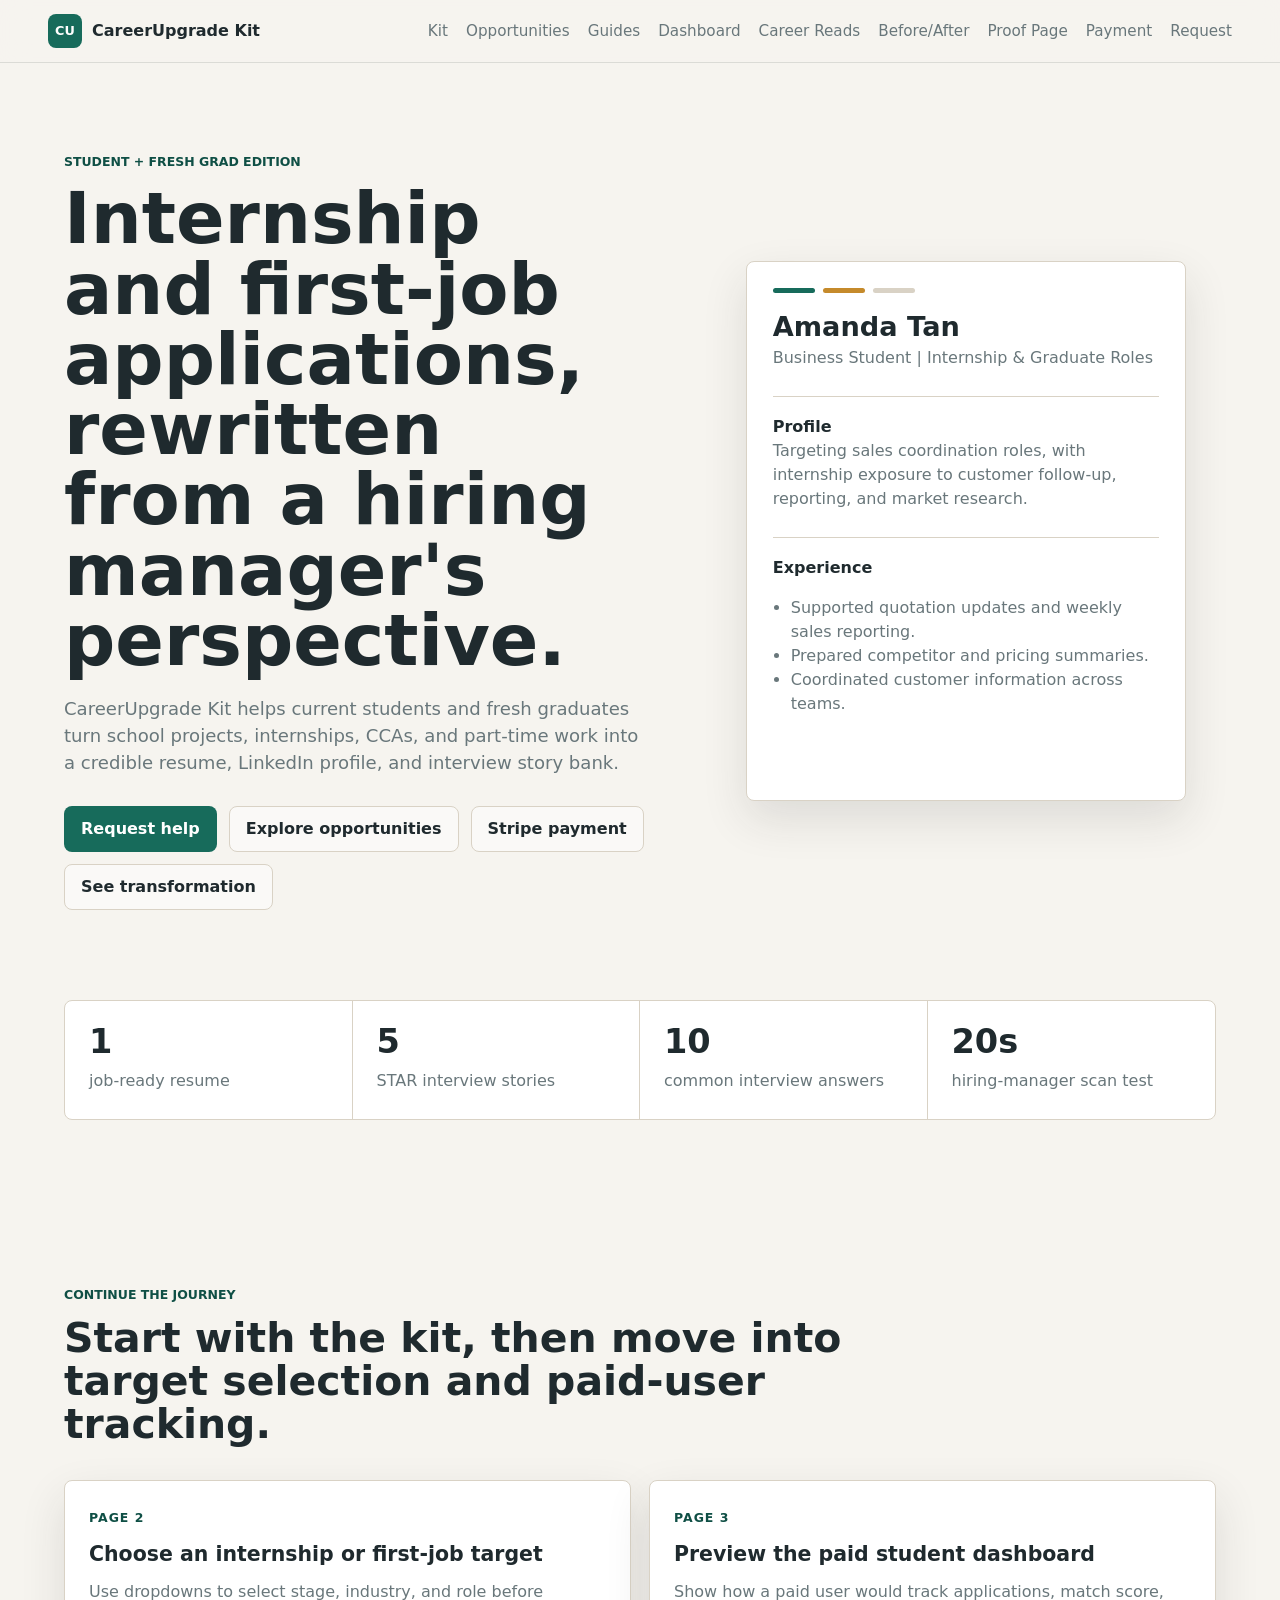
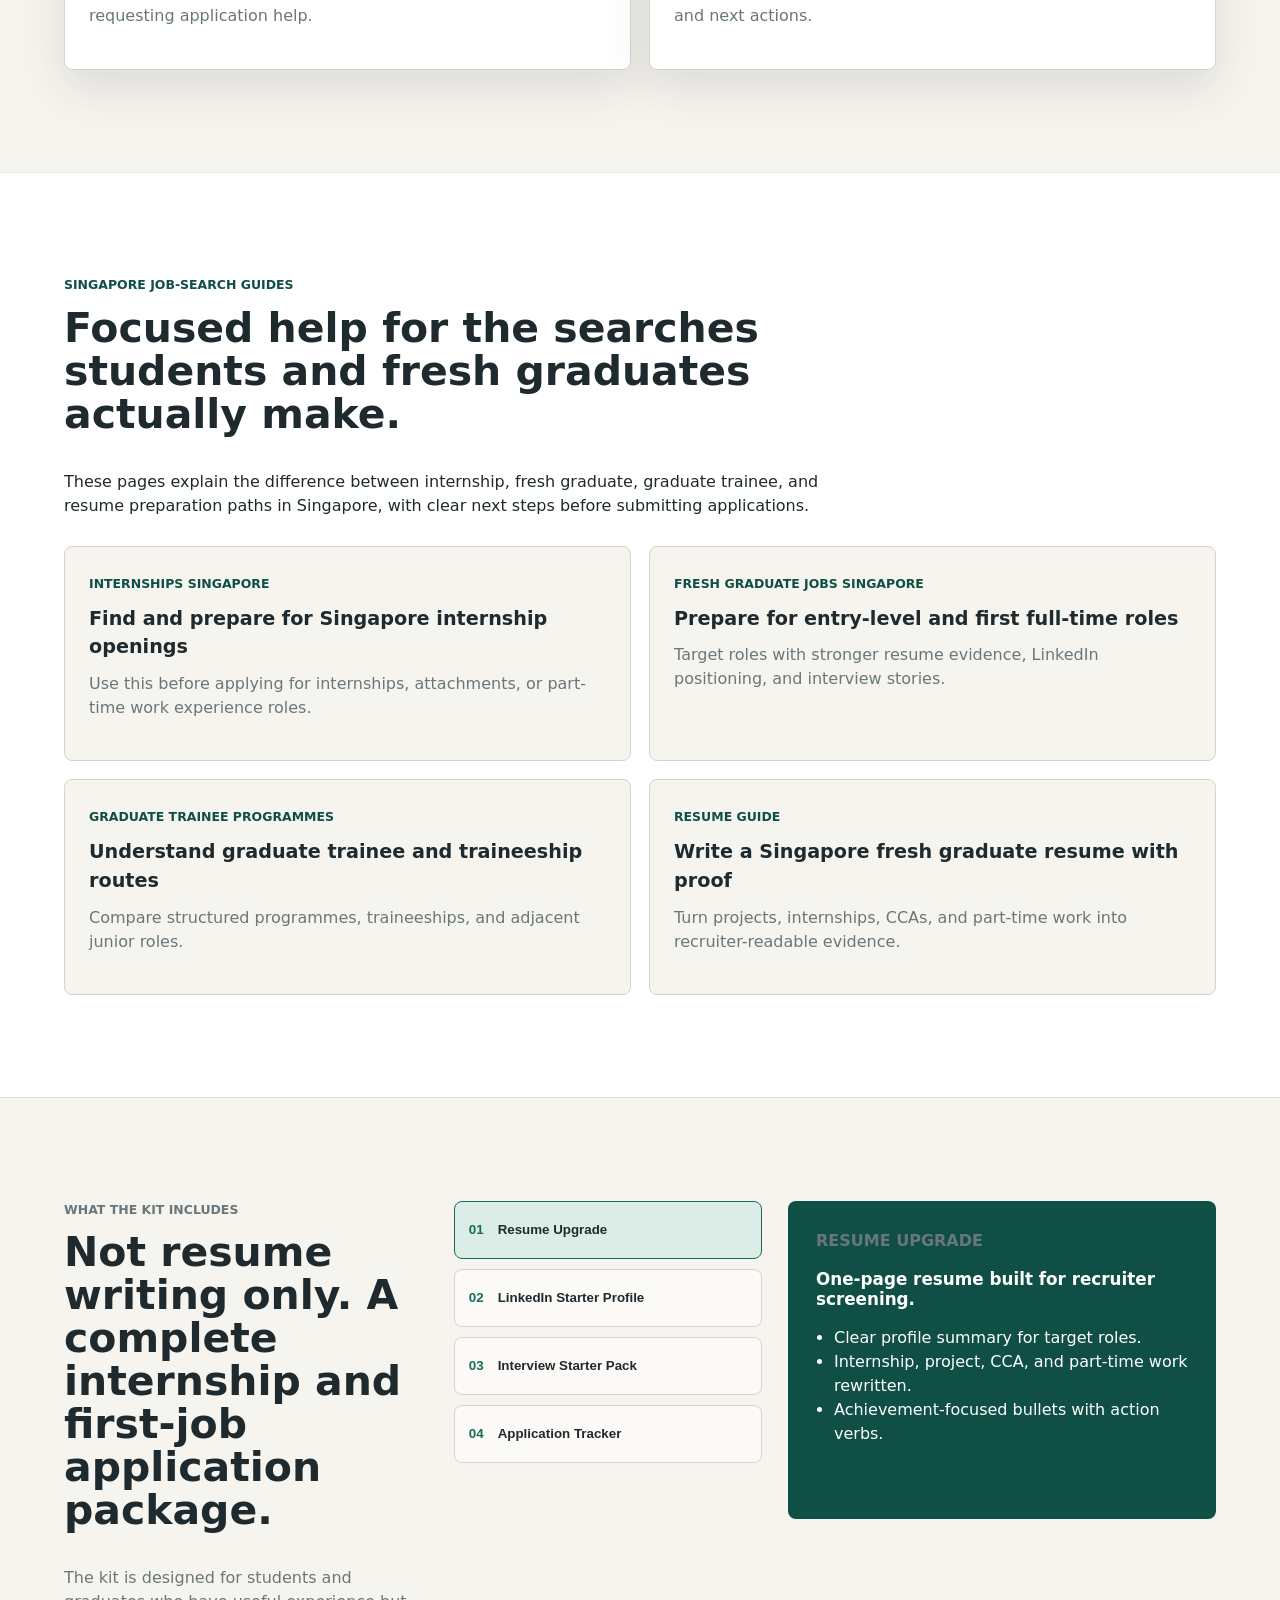
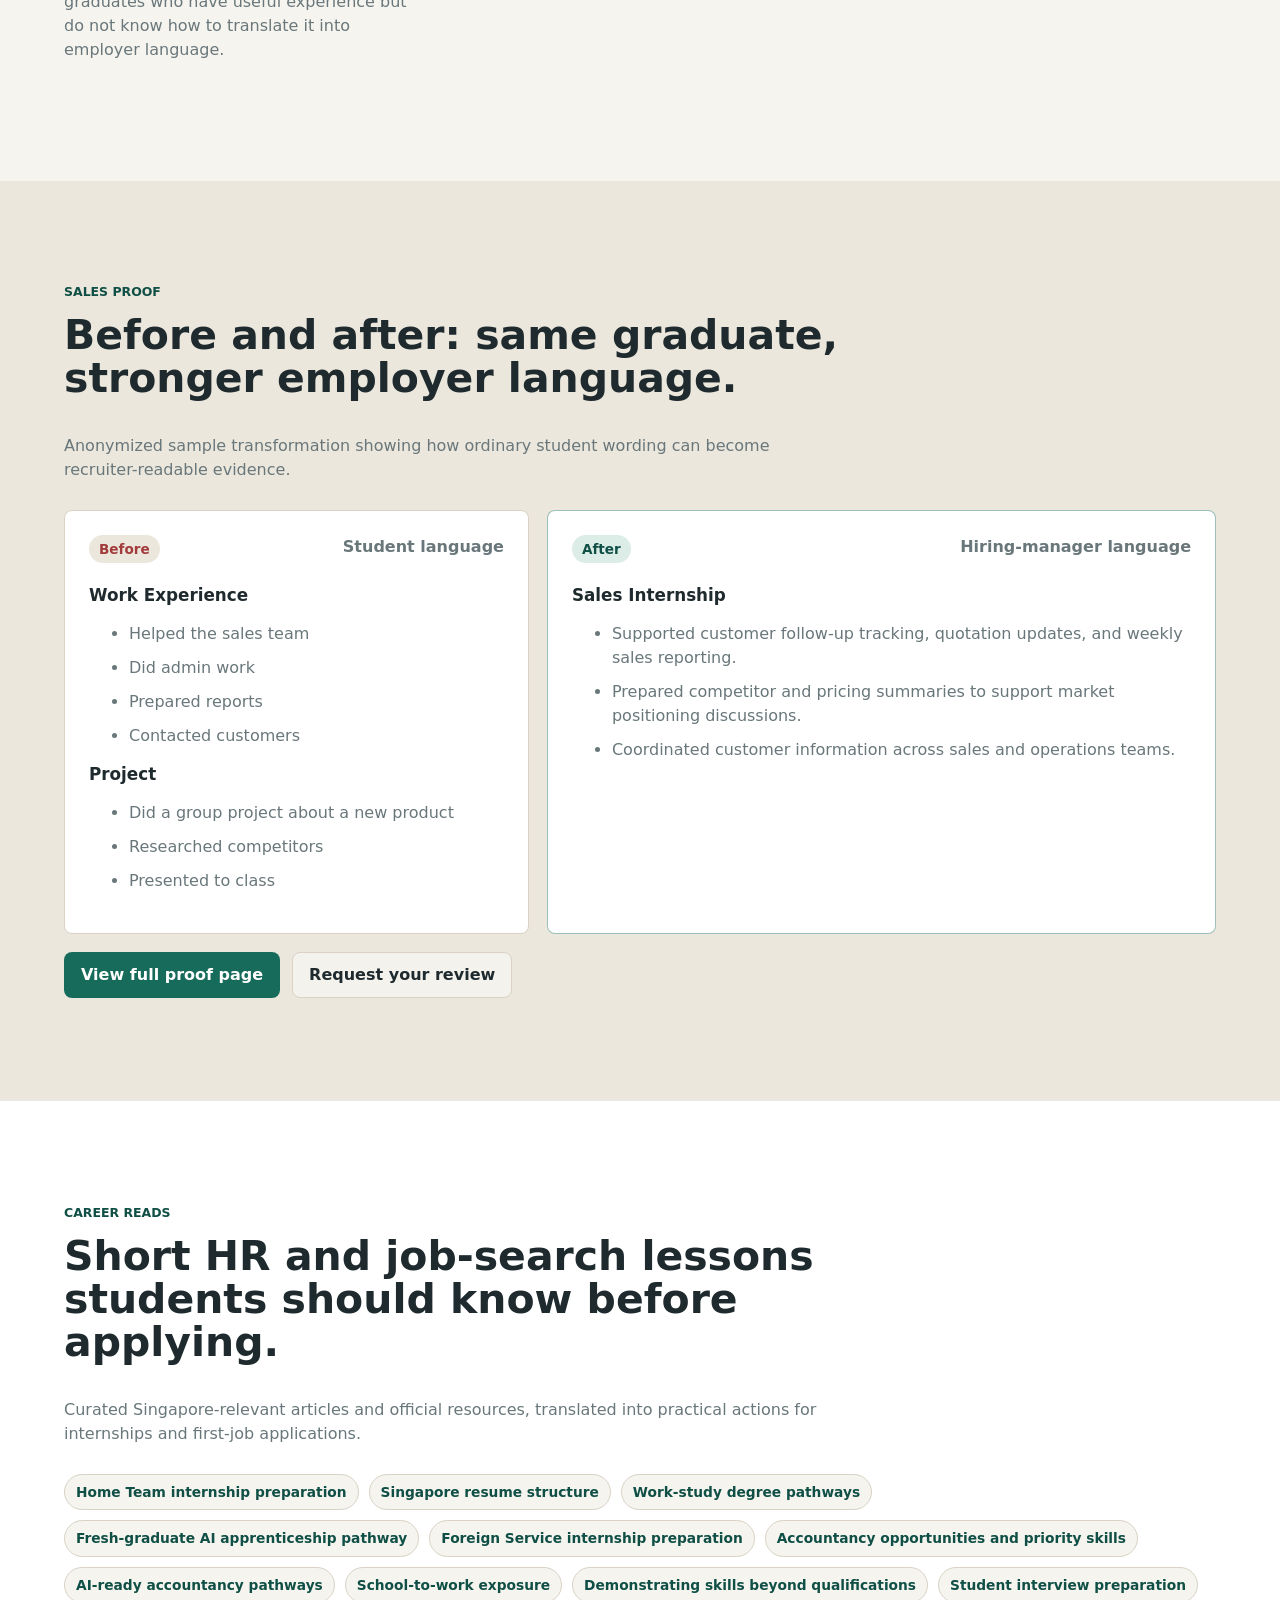
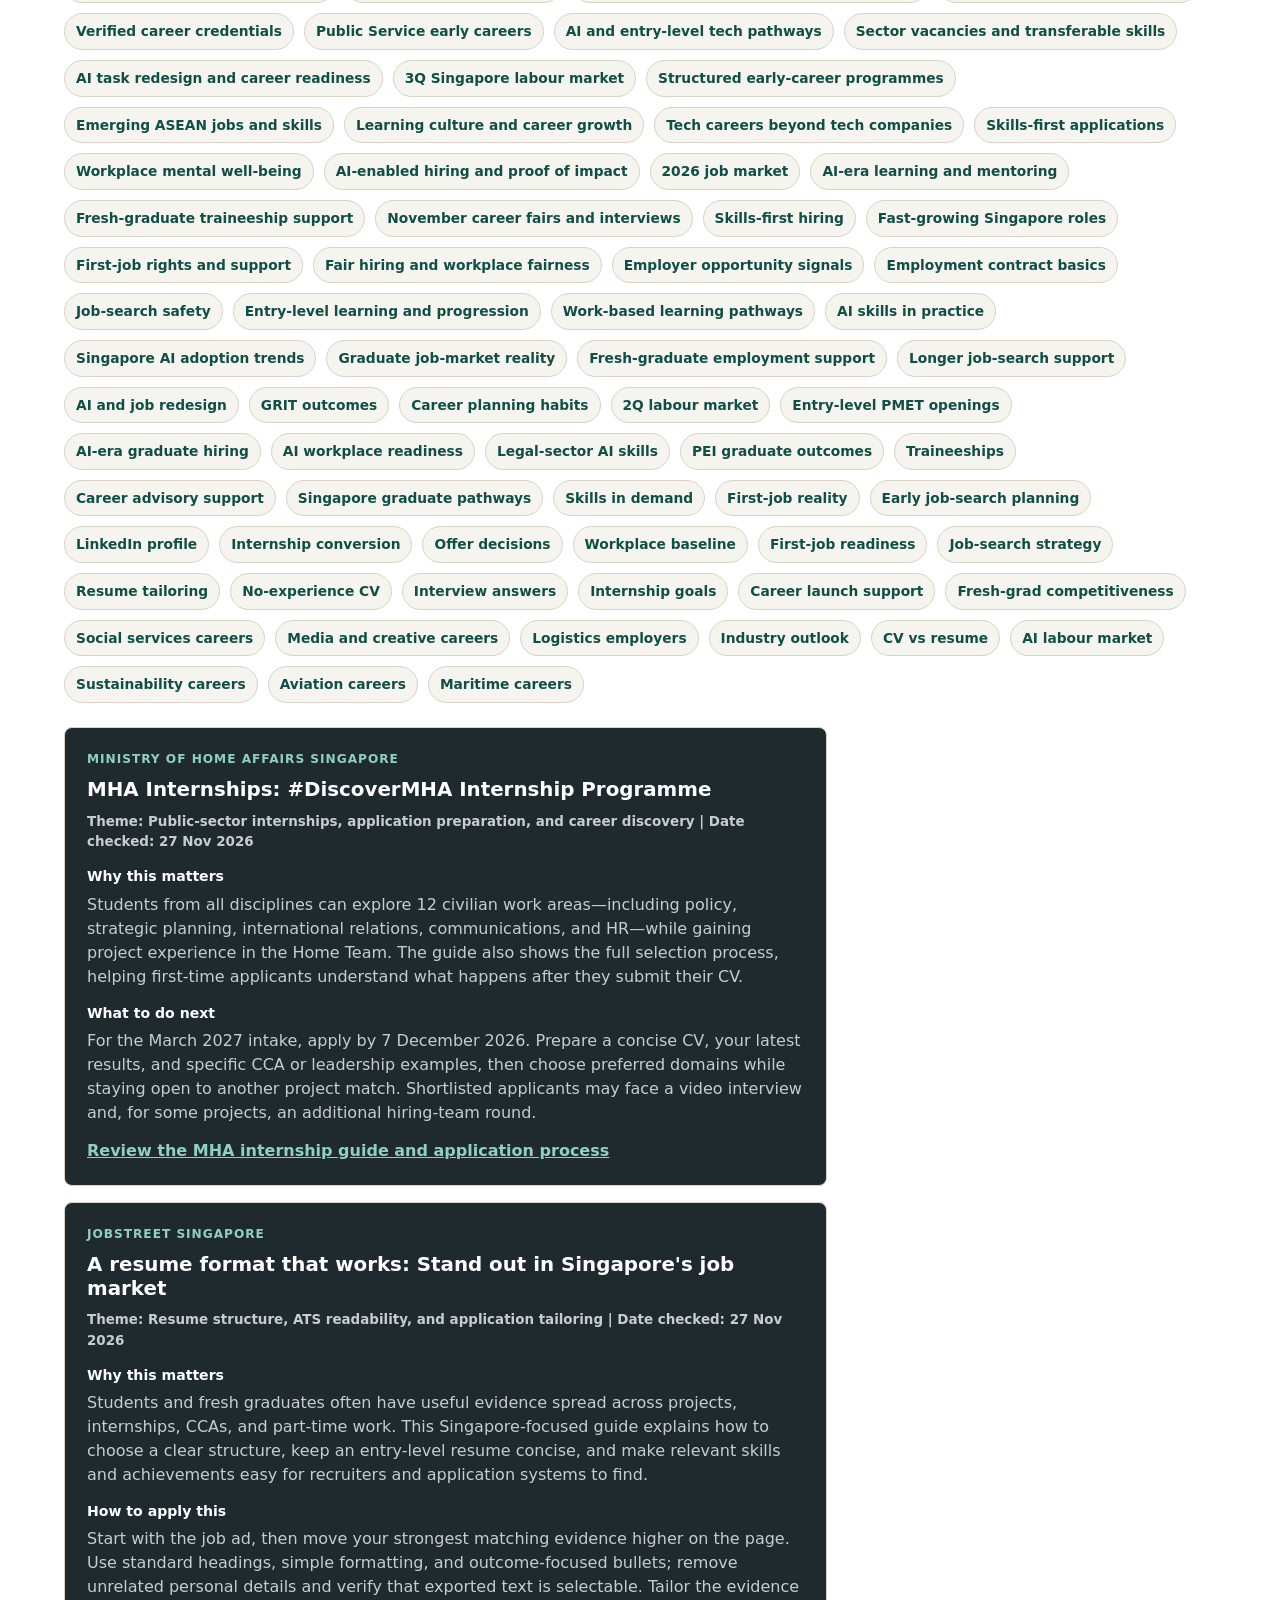
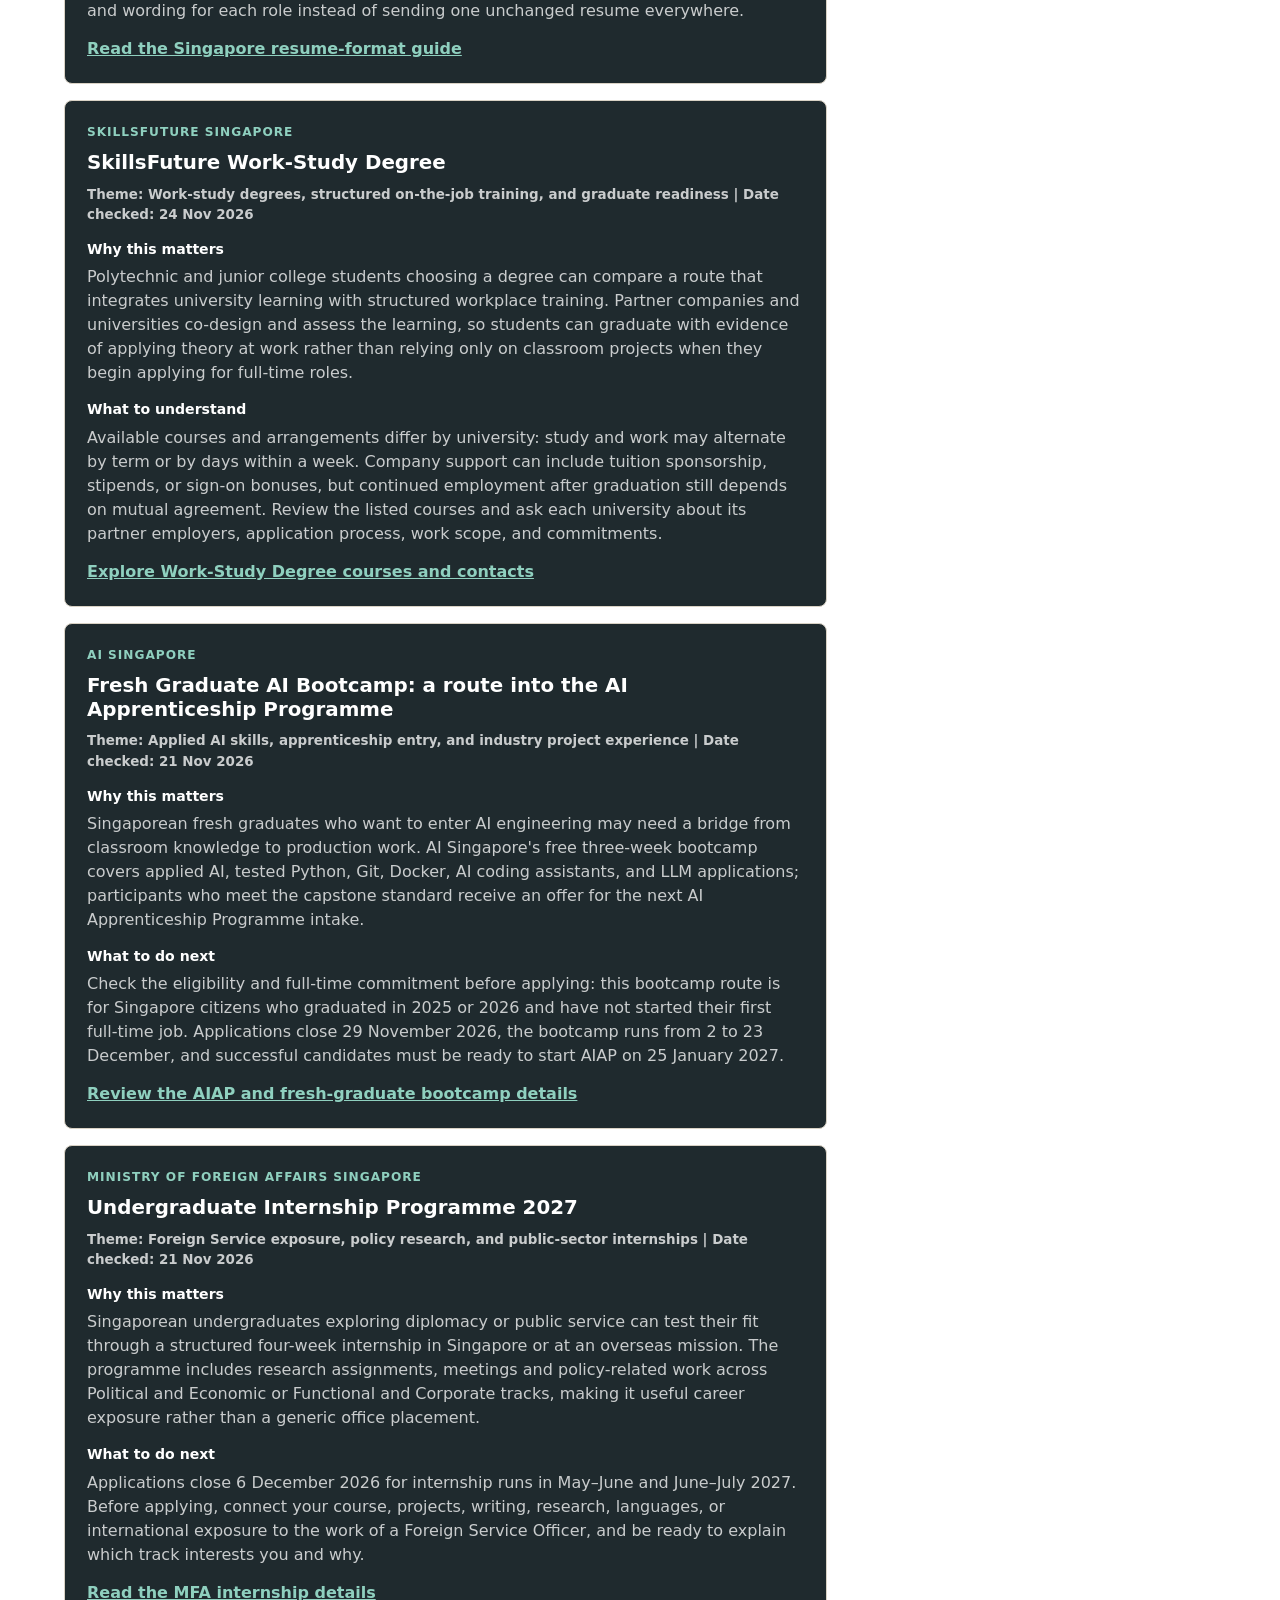
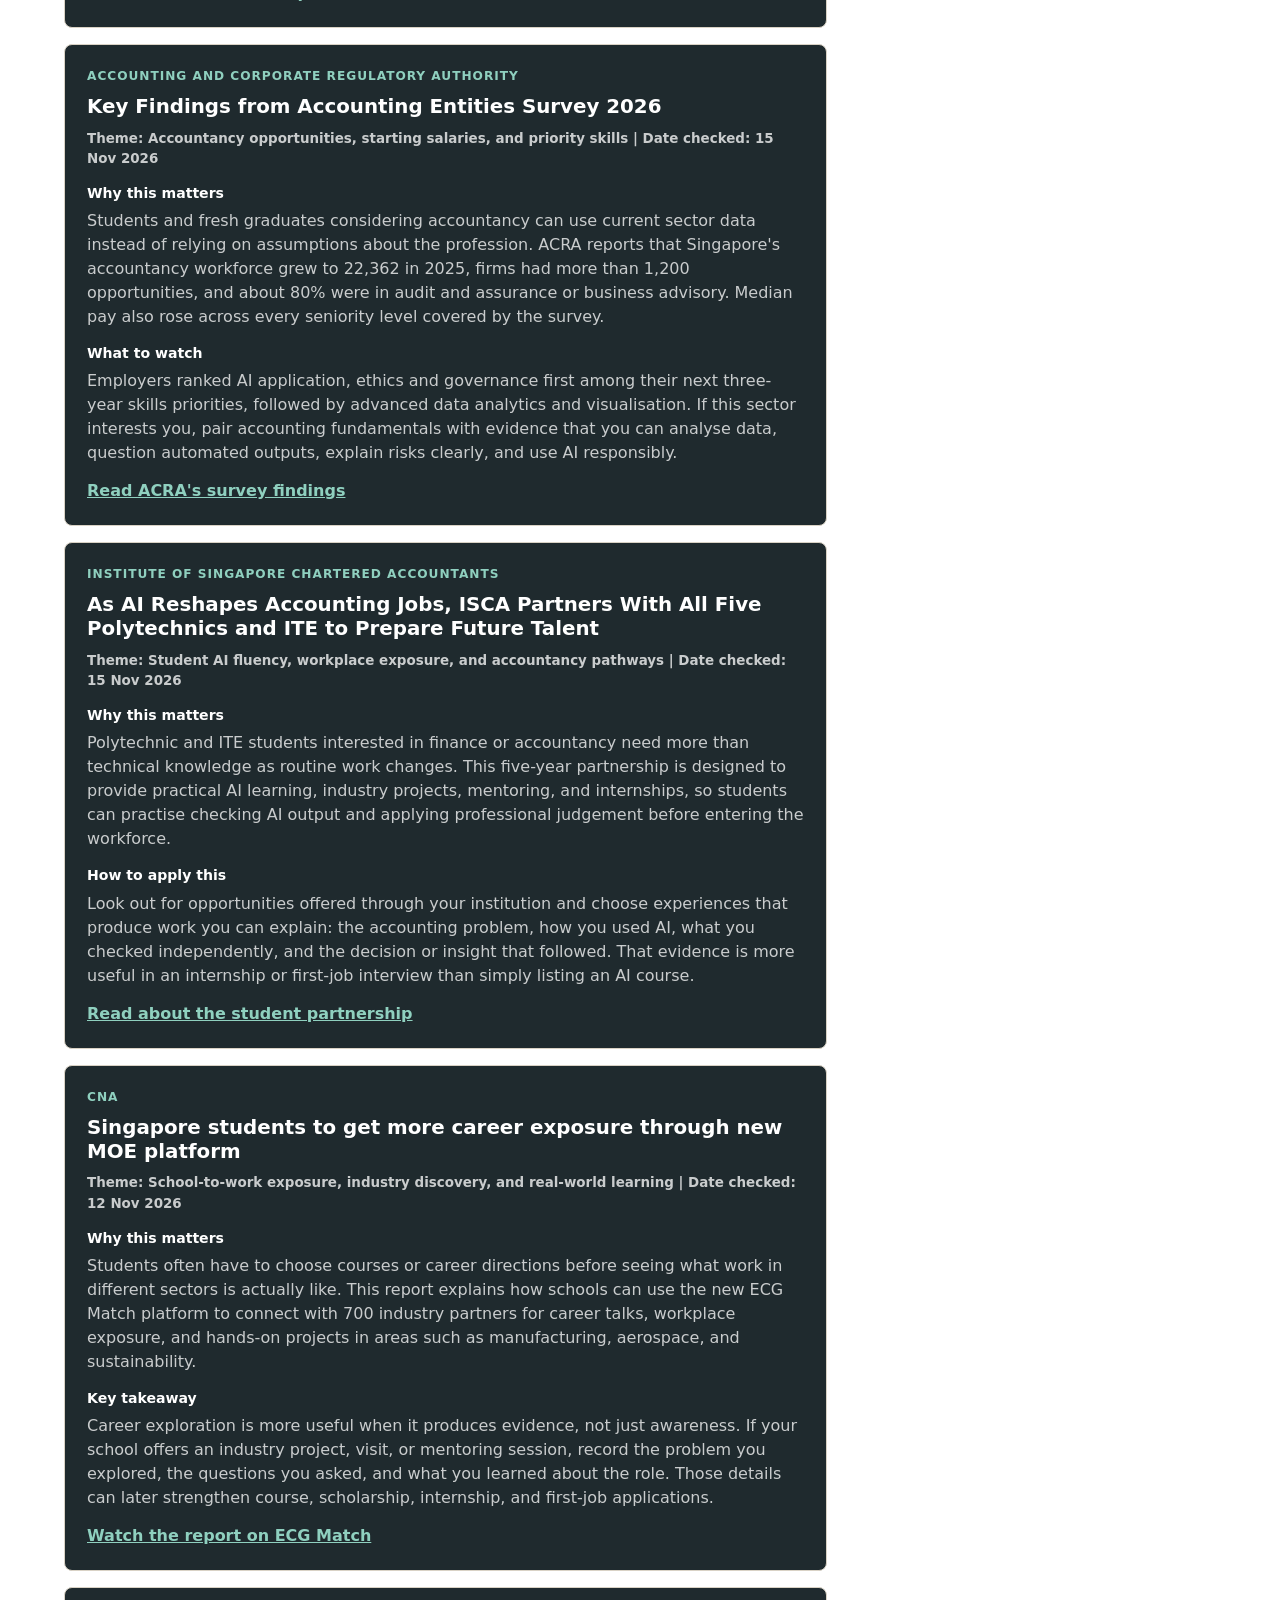
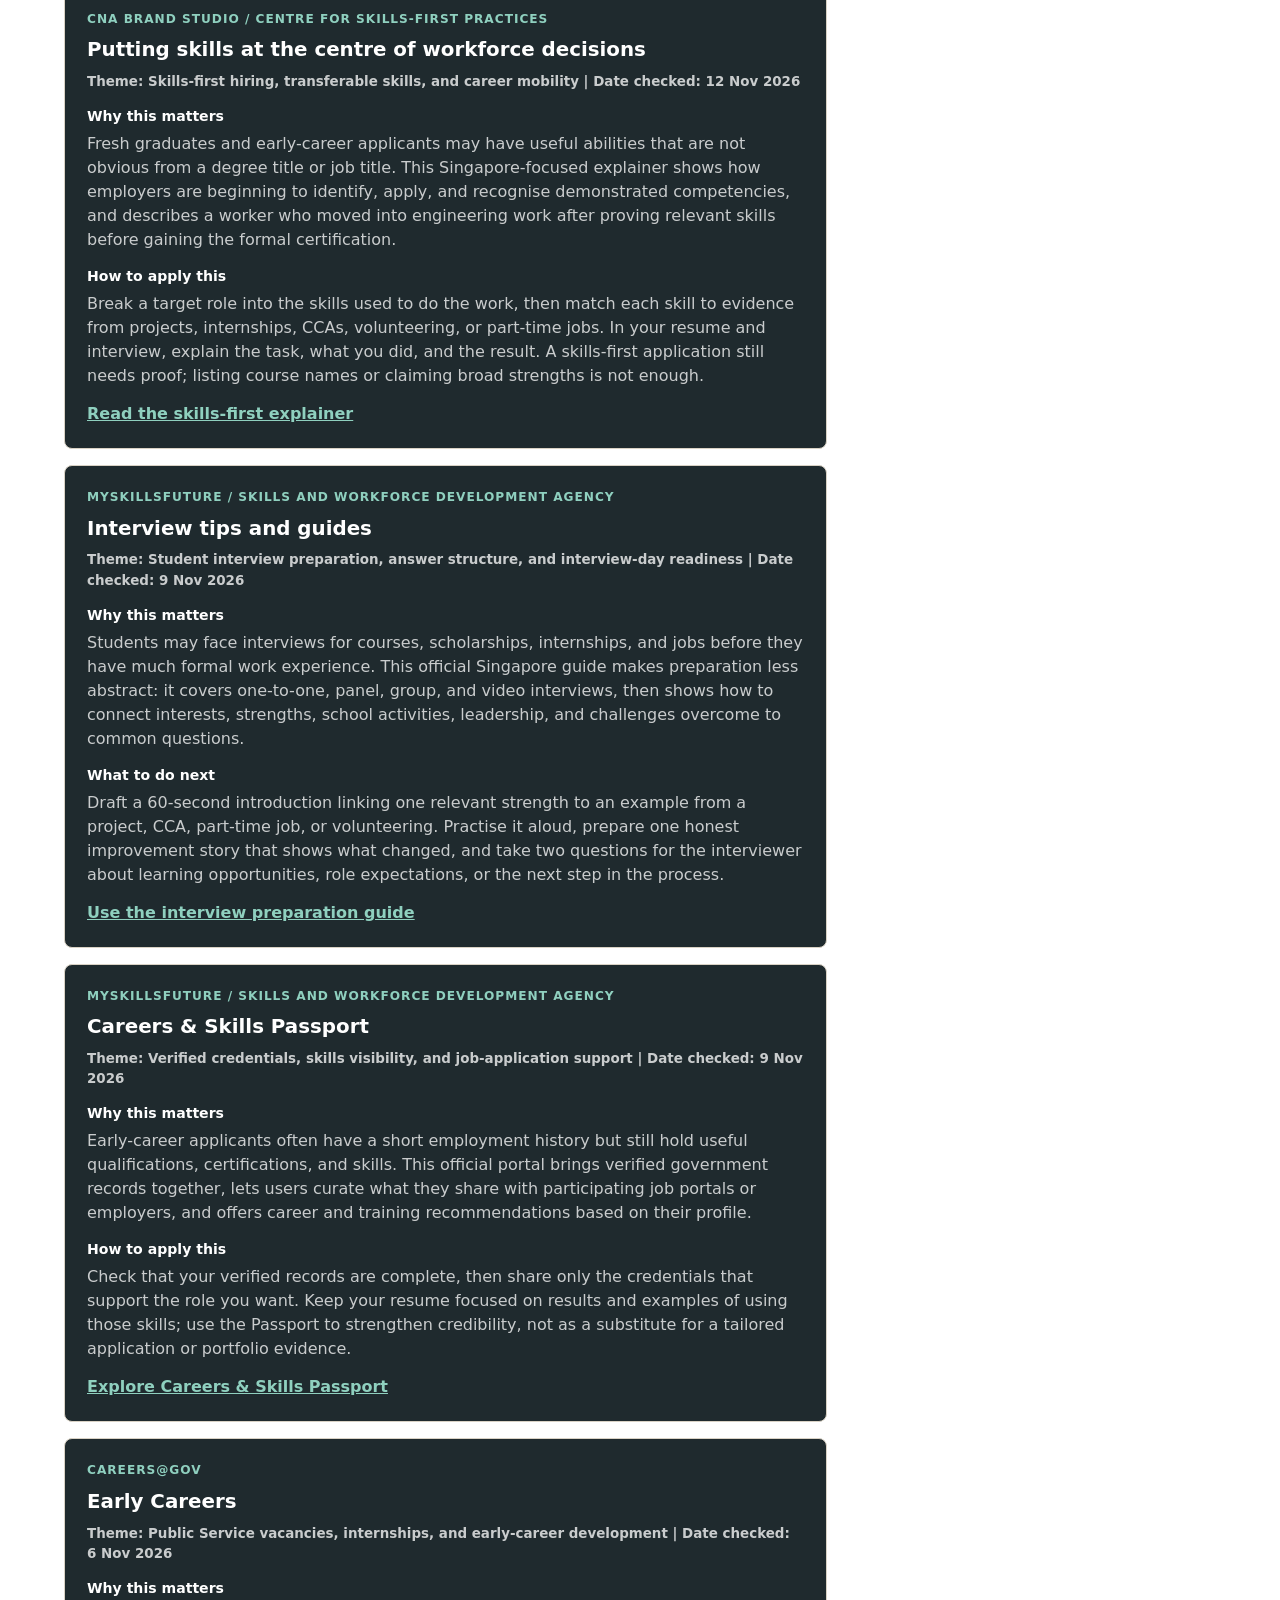
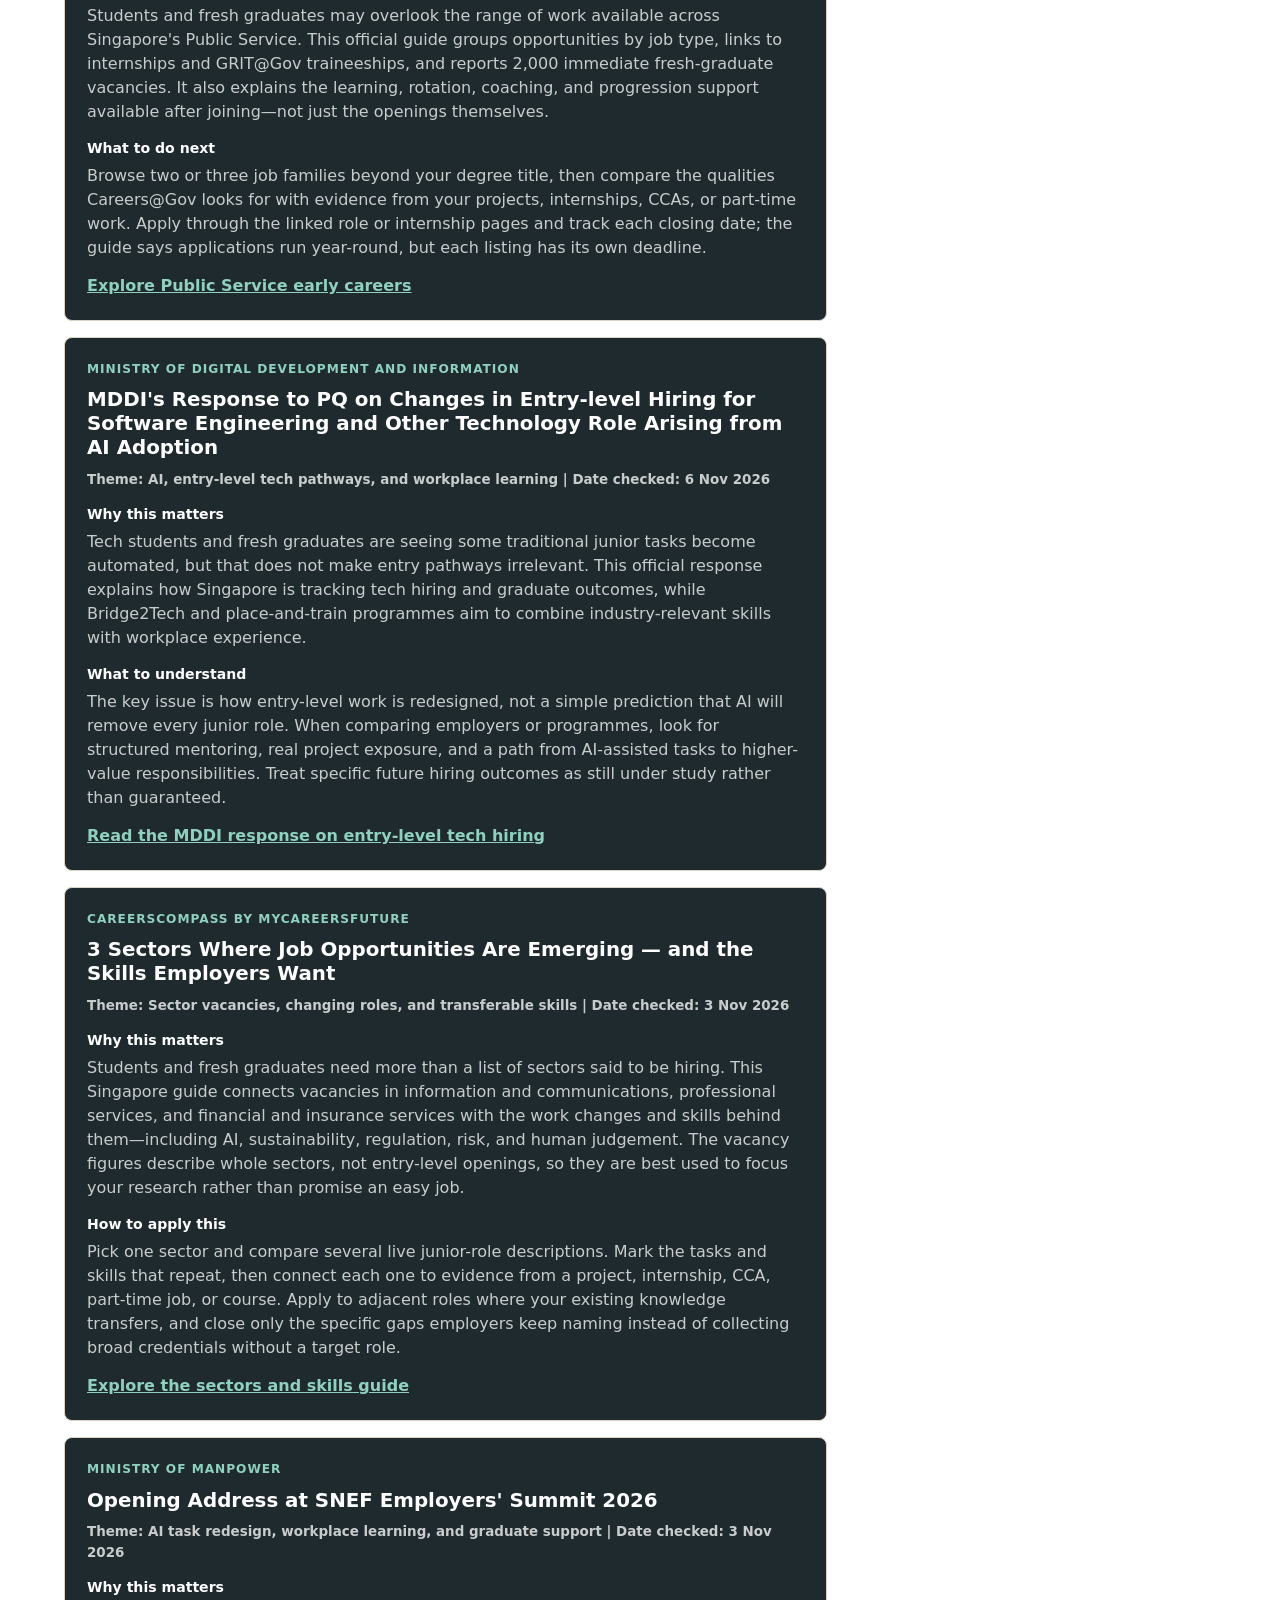
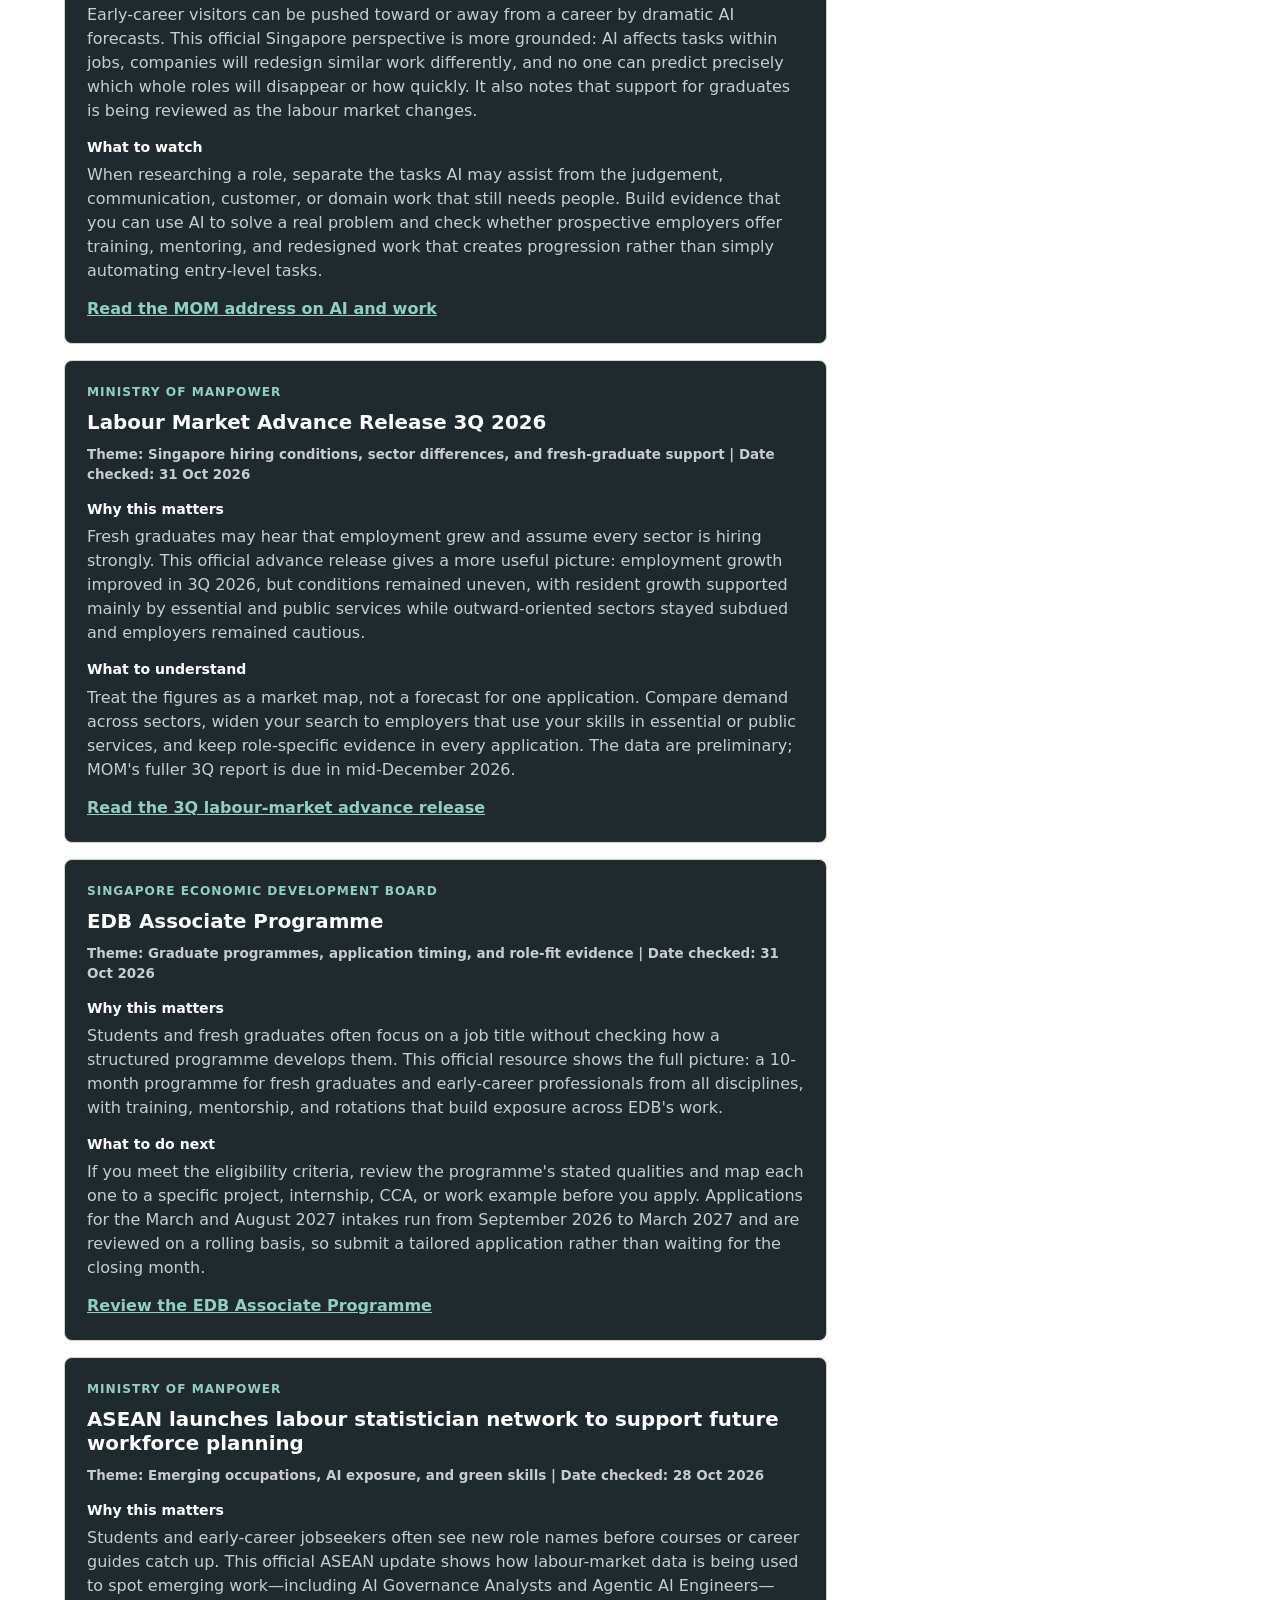
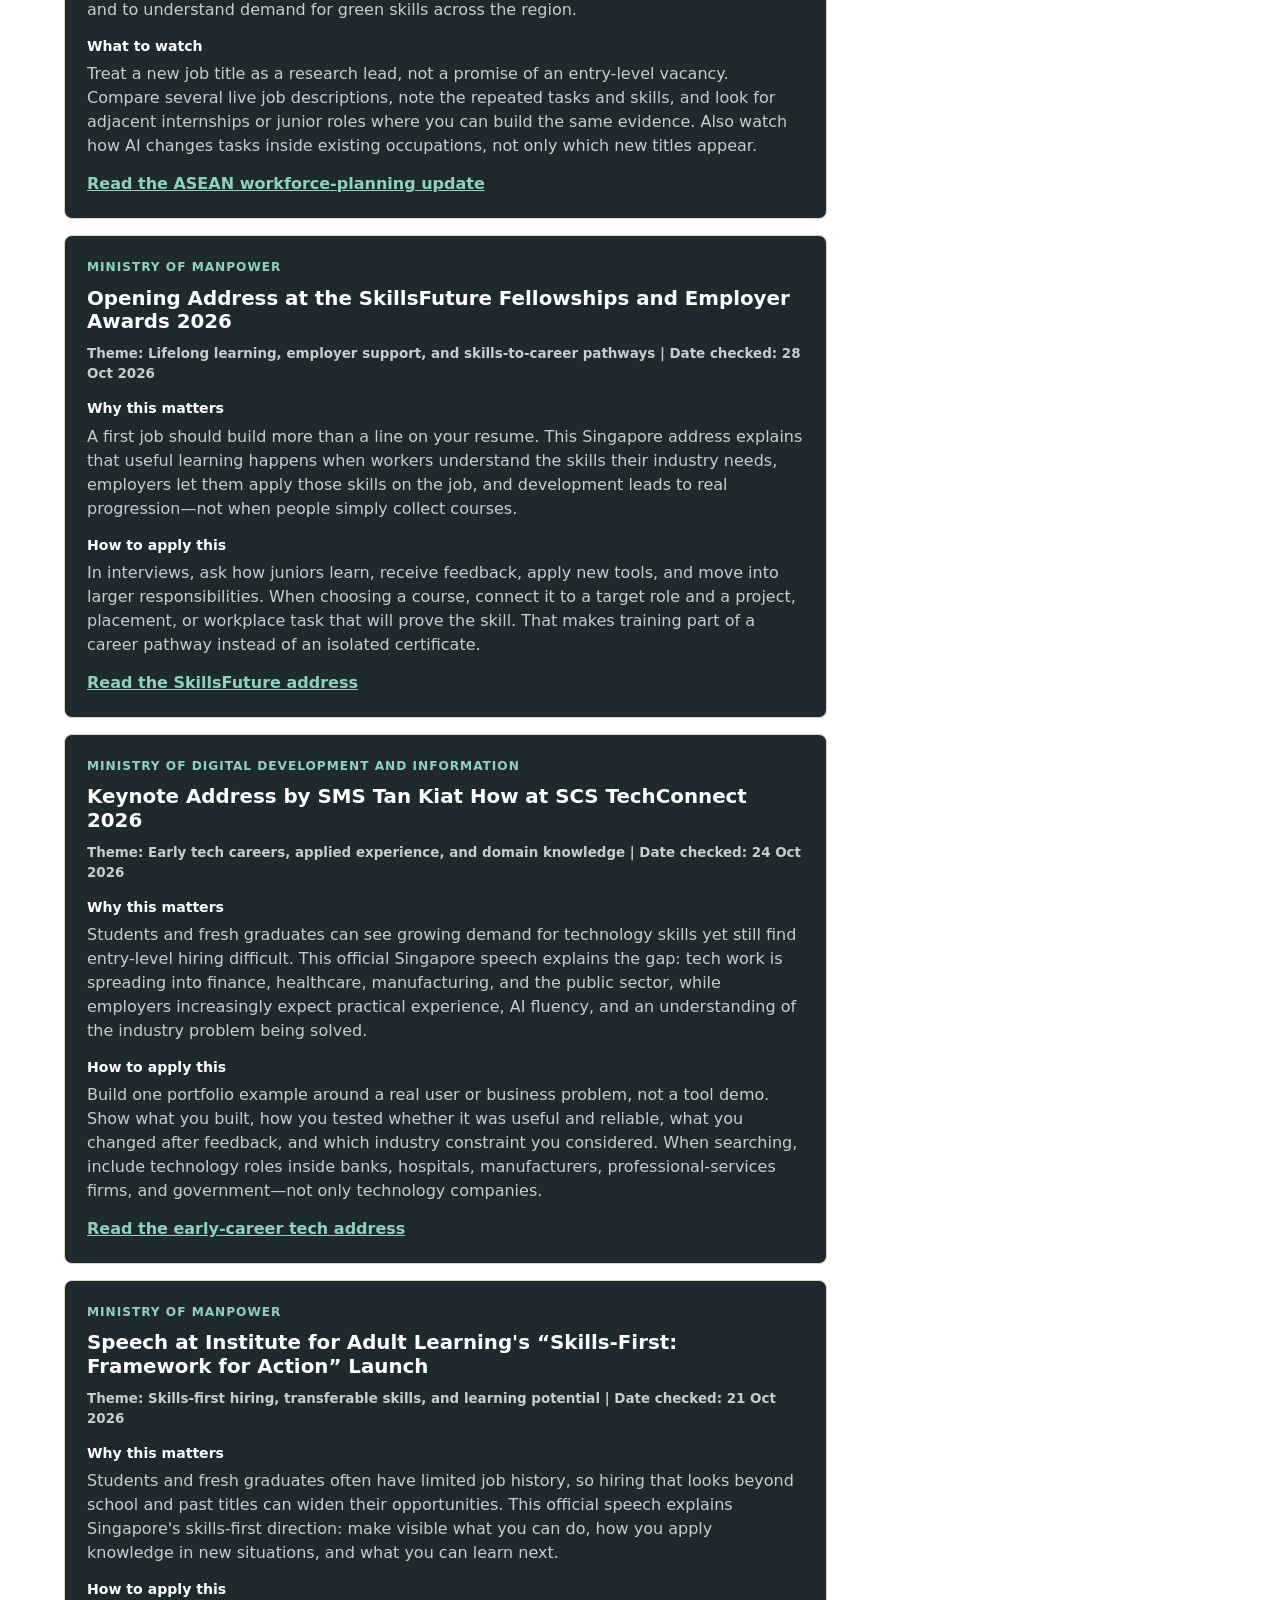
<file: index.html>
<!doctype html>
<html lang="en">
  <head>
    <meta charset="utf-8" />
    <meta name="viewport" content="width=device-width, initial-scale=1" />
    <title>CareerUpgrade Kit | Singapore Internship & Fresh Graduate Application Help</title>
    <meta
      name="description"
      content="Singapore resume, LinkedIn, interview, internship, and fresh graduate job application help for students and fresh graduates, built from a hiring manager's perspective."
    />
    <link rel="canonical" href="https://careerupgradekit.com/" />
    <meta property="og:title" content="CareerUpgrade Kit | Singapore Internship & Fresh Graduate Application Help" />
    <meta property="og:description" content="Resume, LinkedIn, interview, internship, and fresh graduate job application help for Singapore students and fresh graduates." />
    <meta property="og:url" content="https://careerupgradekit.com/" />
    <meta property="og:type" content="website" />
    <meta name="twitter:card" content="summary" />
    <link rel="stylesheet" href="styles.css" />
    <script type="application/ld+json">
      {
        "@context": "https://schema.org",
        "@type": "ProfessionalService",
        "name": "CareerUpgrade Kit",
        "url": "https://careerupgradekit.com/",
        "areaServed": "Singapore",
        "description": "Resume, LinkedIn, interview, internship, and fresh graduate job application support for Singapore students and fresh graduates.",
        "offers": [
          {
            "@type": "Offer",
            "name": "Starter Career Review",
            "price": "9.90",
            "priceCurrency": "SGD"
          },
          {
            "@type": "Offer",
            "name": "Full Application Kit",
            "price": "19.90",
            "priceCurrency": "SGD"
          }
        ]
      }
    </script>
    <!-- Cloudflare Web Analytics -->
    <script
      defer
      src="https://static.cloudflareinsights.com/beacon.min.js"
      data-cf-beacon='{"token":"2de877d6c8a046c39613f50fc677ae10"}'
    ></script>
  </head>
  <body>
    <header class="topbar">
      <a class="brand" href="#top" aria-label="CareerUpgrade Kit home">
        <span class="brand-mark">CU</span>
        <span>CareerUpgrade Kit</span>
      </a>
      <button class="nav-toggle" type="button" aria-expanded="false" aria-controls="site-nav">
        <span class="nav-toggle-lines" aria-hidden="true"></span>
        <span class="nav-toggle-label">Menu</span>
      </button>
      <nav class="nav" id="site-nav" aria-label="Main navigation">
        <a href="#kit">Kit</a>
        <a href="opportunities.html">Opportunities</a>
        <a href="#seo-guides">Guides</a>
        <a href="dashboard.html">Dashboard</a>
        <a href="#career-reads">Career Reads</a>
        <a href="#proof">Before/After</a>
        <a href="proof.html">Proof Page</a>
        <a href="payment.html">Payment</a>
        <a href="#request">Request</a>
      </nav>
    </header>

    <main id="top">
      <section class="hero">
        <div class="hero-copy">
          <p class="eyebrow">Student + Fresh Grad Edition</p>
          <h1>Internship and first-job applications, rewritten from a hiring manager's perspective.</h1>
          <p class="hero-text">
            CareerUpgrade Kit helps current students and fresh graduates turn school
            projects, internships, CCAs, and part-time work into a credible resume,
            LinkedIn profile, and interview story bank.
          </p>
          <div class="hero-actions">
            <a class="button primary" href="#request">Request help</a>
            <a class="button secondary" href="opportunities.html">Explore opportunities</a>
            <a class="button secondary" href="payment.html">Stripe payment</a>
            <a class="button secondary" href="proof.html">See transformation</a>
          </div>
        </div>

        <aside class="resume-preview" aria-label="Resume preview">
          <div class="paper">
            <div class="paper-header">
              <span></span>
              <span></span>
              <span></span>
            </div>
            <h2>Amanda Tan</h2>
            <p class="muted">Business Student | Internship & Graduate Roles</p>
            <div class="paper-section">
              <strong>Profile</strong>
              <p>
                Targeting sales coordination roles, with internship exposure to
                customer follow-up, reporting, and market research.
              </p>
            </div>
            <div class="paper-section">
              <strong>Experience</strong>
              <ul>
                <li>Supported quotation updates and weekly sales reporting.</li>
                <li>Prepared competitor and pricing summaries.</li>
                <li>Coordinated customer information across teams.</li>
              </ul>
            </div>
          </div>
        </aside>
      </section>

      <section class="band">
        <div class="metrics" aria-label="Product highlights">
          <div>
            <strong>1</strong>
            <span>job-ready resume</span>
          </div>
          <div>
            <strong>5</strong>
            <span>STAR interview stories</span>
          </div>
          <div>
            <strong>10</strong>
            <span>common interview answers</span>
          </div>
          <div>
            <strong>20s</strong>
            <span>hiring-manager scan test</span>
          </div>
        </div>
      </section>

      <section class="section journey-links" aria-label="CareerUpgrade Kit page flow">
        <div class="section-heading">
          <p class="eyebrow">Continue the journey</p>
          <h2>Start with the kit, then move into target selection and paid-user tracking.</h2>
        </div>
        <div class="journey-grid">
          <a class="journey-card" href="opportunities.html">
            <span>Page 2</span>
            <strong>Choose an internship or first-job target</strong>
            <p>Use dropdowns to select stage, industry, and role before requesting application help.</p>
          </a>
          <a class="journey-card" href="dashboard.html">
            <span>Page 3</span>
            <strong>Preview the paid student dashboard</strong>
            <p>Show how a paid user would track applications, match score, and next actions.</p>
          </a>
        </div>
      </section>

      <section class="section seo-guides" id="seo-guides">
        <div class="section-heading">
          <p class="eyebrow">Singapore job-search guides</p>
          <h2>Focused help for the searches students and fresh graduates actually make.</h2>
          <p>
            These pages explain the difference between internship, fresh graduate,
            graduate trainee, and resume preparation paths in Singapore, with clear
            next steps before submitting applications.
          </p>
        </div>
        <div class="seo-guide-grid">
          <a class="seo-guide-card" href="internships-singapore.html">
            <span>Internships Singapore</span>
            <strong>Find and prepare for Singapore internship openings</strong>
            <p>Use this before applying for internships, attachments, or part-time work experience roles.</p>
          </a>
          <a class="seo-guide-card" href="fresh-graduate-jobs-singapore.html">
            <span>Fresh Graduate Jobs Singapore</span>
            <strong>Prepare for entry-level and first full-time roles</strong>
            <p>Target roles with stronger resume evidence, LinkedIn positioning, and interview stories.</p>
          </a>
          <a class="seo-guide-card" href="graduate-trainee-programmes-singapore.html">
            <span>Graduate Trainee Programmes</span>
            <strong>Understand graduate trainee and traineeship routes</strong>
            <p>Compare structured programmes, traineeships, and adjacent junior roles.</p>
          </a>
          <a class="seo-guide-card" href="resume-guide-singapore-fresh-grads.html">
            <span>Resume Guide</span>
            <strong>Write a Singapore fresh graduate resume with proof</strong>
            <p>Turn projects, internships, CCAs, and part-time work into recruiter-readable evidence.</p>
          </a>
        </div>
      </section>

      <section class="section split" id="kit">
        <div>
          <p class="eyebrow">What the kit includes</p>
          <h2>Not resume writing only. A complete internship and first-job application package.</h2>
          <p>
            The kit is designed for students and graduates who have useful experience
            but do not know how to translate it into employer language.
          </p>
        </div>
        <div class="kit-list">
          <button class="kit-item active" data-panel="resume" type="button">
            <span>01</span>
            <strong>Resume Upgrade</strong>
          </button>
          <button class="kit-item" data-panel="linkedin" type="button">
            <span>02</span>
            <strong>LinkedIn Starter Profile</strong>
          </button>
          <button class="kit-item" data-panel="interview" type="button">
            <span>03</span>
            <strong>Interview Starter Pack</strong>
          </button>
          <button class="kit-item" data-panel="tracker" type="button">
            <span>04</span>
            <strong>Application Tracker</strong>
          </button>
        </div>
        <div class="kit-panel" id="kit-panel">
          <p class="panel-label">Resume Upgrade</p>
          <h3>One-page resume built for recruiter screening.</h3>
          <ul>
            <li>Clear profile summary for target roles.</li>
            <li>Internship, project, CCA, and part-time work rewritten.</li>
            <li>Achievement-focused bullets with action verbs.</li>
          </ul>
        </div>
      </section>

      <section class="section proof" id="proof">
        <div class="section-heading">
          <p class="eyebrow">Sales proof</p>
          <h2>Before and after: same graduate, stronger employer language.</h2>
          <p>
            Anonymized sample transformation showing how ordinary student wording
            can become recruiter-readable evidence.
          </p>
        </div>
        <div class="comparison">
          <article class="sample before">
            <div class="sample-top">
              <span>Before</span>
              <strong>Student language</strong>
            </div>
            <h3>Work Experience</h3>
            <ul>
              <li>Helped the sales team</li>
              <li>Did admin work</li>
              <li>Prepared reports</li>
              <li>Contacted customers</li>
            </ul>
            <h3>Project</h3>
            <ul>
              <li>Did a group project about a new product</li>
              <li>Researched competitors</li>
              <li>Presented to class</li>
            </ul>
          </article>

          <article class="sample after">
            <div class="sample-top">
              <span>After</span>
              <strong>Hiring-manager language</strong>
            </div>
            <h3>Sales Internship</h3>
            <ul>
              <li>
                Supported customer follow-up tracking, quotation updates, and weekly
                sales reporting.
              </li>
              <li>
                Prepared competitor and pricing summaries to support market
                positioning discussions.
              </li>
              <li>
                Coordinated customer information across sales and operations teams.
              </li>
            </ul>
          </article>
        </div>
        <div class="inline-actions">
          <a class="button primary" href="proof.html">View full proof page</a>
          <a class="button secondary" href="#request">Request your review</a>
        </div>
      </section>

      <section class="section career-reads" id="career-reads">
        <div class="section-heading">
          <p class="eyebrow">Career reads</p>
          <h2>Short HR and job-search lessons students should know before applying.</h2>
          <p>
            Curated Singapore-relevant articles and official resources, translated into
            practical actions for internships and first-job applications.
          </p>
        </div>
        <div class="insight-strip" aria-label="Career reading focus areas">
          <span>Home Team internship preparation</span>
          <span>Singapore resume structure</span>
          <span>Work-study degree pathways</span>
          <span>Fresh-graduate AI apprenticeship pathway</span>
          <span>Foreign Service internship preparation</span>
          <span>Accountancy opportunities and priority skills</span>
          <span>AI-ready accountancy pathways</span>
          <span>School-to-work exposure</span>
          <span>Demonstrating skills beyond qualifications</span>
          <span>Student interview preparation</span>
          <span>Verified career credentials</span>
          <span>Public Service early careers</span>
          <span>AI and entry-level tech pathways</span>
          <span>Sector vacancies and transferable skills</span>
          <span>AI task redesign and career readiness</span>
          <span>3Q Singapore labour market</span>
          <span>Structured early-career programmes</span>
          <span>Emerging ASEAN jobs and skills</span>
          <span>Learning culture and career growth</span>
          <span>Tech careers beyond tech companies</span>
          <span>Skills-first applications</span>
          <span>Workplace mental well-being</span>
          <span>AI-enabled hiring and proof of impact</span>
          <span>2026 job market</span>
          <span>AI-era learning and mentoring</span>
          <span>Fresh-graduate traineeship support</span>
          <span>November career fairs and interviews</span>
          <span>Skills-first hiring</span>
          <span>Fast-growing Singapore roles</span>
          <span>First-job rights and support</span>
          <span>Fair hiring and workplace fairness</span>
          <span>Employer opportunity signals</span>
          <span>Employment contract basics</span>
          <span>Job-search safety</span>
          <span>Entry-level learning and progression</span>
          <span>Work-based learning pathways</span>
          <span>AI skills in practice</span>
          <span>Singapore AI adoption trends</span>
          <span>Graduate job-market reality</span>
          <span>Fresh-graduate employment support</span>
          <span>Longer job-search support</span>
          <span>AI and job redesign</span>
          <span>GRIT outcomes</span>
          <span>Career planning habits</span>
          <span>2Q labour market</span>
          <span>Entry-level PMET openings</span>
          <span>AI-era graduate hiring</span>
          <span>AI workplace readiness</span>
          <span>Legal-sector AI skills</span>
          <span>PEI graduate outcomes</span>
          <span>Traineeships</span>
          <span>Career advisory support</span>
          <span>Singapore graduate pathways</span>
          <span>Skills in demand</span>
          <span>First-job reality</span>
          <span>Early job-search planning</span>
          <span>LinkedIn profile</span>
          <span>Internship conversion</span>
          <span>Offer decisions</span>
          <span>Workplace baseline</span>
          <span>First-job readiness</span>
          <span>Job-search strategy</span>
          <span>Resume tailoring</span>
          <span>No-experience CV</span>
          <span>Interview answers</span>
          <span>Internship goals</span>
          <span>Career launch support</span>
          <span>Fresh-grad competitiveness</span>
          <span>Social services careers</span>
          <span>Media and creative careers</span>
          <span>Logistics employers</span>
          <span>Industry outlook</span>
          <span>CV vs resume</span>
          <span>AI labour market</span>
          <span>Sustainability careers</span>
          <span>Aviation careers</span>
          <span>Maritime careers</span>
        </div>
        <div class="article-grid">
          <article class="article-card featured">
            <span class="article-source">Ministry of Home Affairs Singapore</span>
            <h3>MHA Internships: #DiscoverMHA Internship Programme</h3>
            <p class="article-meta">Theme: Public-sector internships, application preparation, and career discovery | Date checked: 27 Nov 2026</p>
            <div class="article-note">
              <strong>Why this matters</strong>
              <p>
                Students from all disciplines can explore 12 civilian work areas—including policy,
                strategic planning, international relations, communications, and HR—while gaining
                project experience in the Home Team. The guide also shows the full selection process,
                helping first-time applicants understand what happens after they submit their CV.
              </p>
            </div>
            <div class="article-note">
              <strong>What to do next</strong>
              <p>
                For the March 2027 intake, apply by 7 December 2026. Prepare a concise CV, your latest
                results, and specific CCA or leadership examples, then choose preferred domains while
                staying open to another project match. Shortlisted applicants may face a video interview
                and, for some projects, an additional hiring-team round.
              </p>
            </div>
            <a class="text-button" href="https://www.mha.gov.sg/careers/internships/" target="_blank" rel="noopener">Review the MHA internship guide and application process</a>
          </article>
          <article class="article-card featured">
            <span class="article-source">Jobstreet Singapore</span>
            <h3>A resume format that works: Stand out in Singapore's job market</h3>
            <p class="article-meta">Theme: Resume structure, ATS readability, and application tailoring | Date checked: 27 Nov 2026</p>
            <div class="article-note">
              <strong>Why this matters</strong>
              <p>
                Students and fresh graduates often have useful evidence spread across projects,
                internships, CCAs, and part-time work. This Singapore-focused guide explains how to
                choose a clear structure, keep an entry-level resume concise, and make relevant skills
                and achievements easy for recruiters and application systems to find.
              </p>
            </div>
            <div class="article-note">
              <strong>How to apply this</strong>
              <p>
                Start with the job ad, then move your strongest matching evidence higher on the page.
                Use standard headings, simple formatting, and outcome-focused bullets; remove unrelated
                personal details and verify that exported text is selectable. Tailor the evidence and
                wording for each role instead of sending one unchanged resume everywhere.
              </p>
            </div>
            <a class="text-button" href="https://sg.jobstreet.com/career-advice/article/resume-format" target="_blank" rel="noopener">Read the Singapore resume-format guide</a>
          </article>
          <article class="article-card featured">
            <span class="article-source">SkillsFuture Singapore</span>
            <h3>SkillsFuture Work-Study Degree</h3>
            <p class="article-meta">Theme: Work-study degrees, structured on-the-job training, and graduate readiness | Date checked: 24 Nov 2026</p>
            <div class="article-note">
              <strong>Why this matters</strong>
              <p>
                Polytechnic and junior college students choosing a degree can compare a route that
                integrates university learning with structured workplace training. Partner companies
                and universities co-design and assess the learning, so students can graduate with
                evidence of applying theory at work rather than relying only on classroom projects
                when they begin applying for full-time roles.
              </p>
            </div>
            <div class="article-note">
              <strong>What to understand</strong>
              <p>
                Available courses and arrangements differ by university: study and work may alternate
                by term or by days within a week. Company support can include tuition sponsorship,
                stipends, or sign-on bonuses, but continued employment after graduation still depends
                on mutual agreement. Review the listed courses and ask each university about its
                partner employers, application process, work scope, and commitments.
              </p>
            </div>
            <a class="text-button" href="https://www.skillsfuture.gov.sg/workstudy/wsdeg" target="_blank" rel="noopener">Explore Work-Study Degree courses and contacts</a>
          </article>
          <article class="article-card featured">
            <span class="article-source">AI Singapore</span>
            <h3>Fresh Graduate AI Bootcamp: a route into the AI Apprenticeship Programme</h3>
            <p class="article-meta">Theme: Applied AI skills, apprenticeship entry, and industry project experience | Date checked: 21 Nov 2026</p>
            <div class="article-note">
              <strong>Why this matters</strong>
              <p>
                Singaporean fresh graduates who want to enter AI engineering may need a bridge from
                classroom knowledge to production work. AI Singapore's free three-week bootcamp covers
                applied AI, tested Python, Git, Docker, AI coding assistants, and LLM applications;
                participants who meet the capstone standard receive an offer for the next AI
                Apprenticeship Programme intake.
              </p>
            </div>
            <div class="article-note">
              <strong>What to do next</strong>
              <p>
                Check the eligibility and full-time commitment before applying: this bootcamp route is
                for Singapore citizens who graduated in 2025 or 2026 and have not started their first
                full-time job. Applications close 29 November 2026, the bootcamp runs from 2 to
                23 December, and successful candidates must be ready to start AIAP on 25 January 2027.
              </p>
            </div>
            <a class="text-button" href="https://aiap.sg/apprenticeship/" target="_blank" rel="noopener">Review the AIAP and fresh-graduate bootcamp details</a>
          </article>
          <article class="article-card featured">
            <span class="article-source">Ministry of Foreign Affairs Singapore</span>
            <h3>Undergraduate Internship Programme 2027</h3>
            <p class="article-meta">Theme: Foreign Service exposure, policy research, and public-sector internships | Date checked: 21 Nov 2026</p>
            <div class="article-note">
              <strong>Why this matters</strong>
              <p>
                Singaporean undergraduates exploring diplomacy or public service can test their fit
                through a structured four-week internship in Singapore or at an overseas mission.
                The programme includes research assignments, meetings and policy-related work across
                Political and Economic or Functional and Corporate tracks, making it useful career
                exposure rather than a generic office placement.
              </p>
            </div>
            <div class="article-note">
              <strong>What to do next</strong>
              <p>
                Applications close 6 December 2026 for internship runs in May–June and June–July
                2027. Before applying, connect your course, projects, writing, research, languages,
                or international exposure to the work of a Foreign Service Officer, and be ready to
                explain which track interests you and why.
              </p>
            </div>
            <a class="text-button" href="https://www.mfa.gov.sg/careers/internships/undergraduate-internship-programme/" target="_blank" rel="noopener">Read the MFA internship details</a>
          </article>
          <article class="article-card featured">
            <span class="article-source">Accounting and Corporate Regulatory Authority</span>
            <h3>Key Findings from Accounting Entities Survey 2026</h3>
            <p class="article-meta">Theme: Accountancy opportunities, starting salaries, and priority skills | Date checked: 15 Nov 2026</p>
            <div class="article-note">
              <strong>Why this matters</strong>
              <p>
                Students and fresh graduates considering accountancy can use current sector data
                instead of relying on assumptions about the profession. ACRA reports that Singapore's
                accountancy workforce grew to 22,362 in 2025, firms had more than 1,200 opportunities,
                and about 80% were in audit and assurance or business advisory. Median pay also rose
                across every seniority level covered by the survey.
              </p>
            </div>
            <div class="article-note">
              <strong>What to watch</strong>
              <p>
                Employers ranked AI application, ethics and governance first among their next
                three-year skills priorities, followed by advanced data analytics and visualisation.
                If this sector interests you, pair accounting fundamentals with evidence that you can
                analyse data, question automated outputs, explain risks clearly, and use AI responsibly.
              </p>
            </div>
            <a class="text-button" href="https://www.acra.gov.sg/news-events/news-announcements/key-findings-from-accounting-entities-ae-survey-2026/" target="_blank" rel="noopener">Read ACRA's survey findings</a>
          </article>
          <article class="article-card featured">
            <span class="article-source">Institute of Singapore Chartered Accountants</span>
            <h3>As AI Reshapes Accounting Jobs, ISCA Partners With All Five Polytechnics and ITE to Prepare Future Talent</h3>
            <p class="article-meta">Theme: Student AI fluency, workplace exposure, and accountancy pathways | Date checked: 15 Nov 2026</p>
            <div class="article-note">
              <strong>Why this matters</strong>
              <p>
                Polytechnic and ITE students interested in finance or accountancy need more than
                technical knowledge as routine work changes. This five-year partnership is designed
                to provide practical AI learning, industry projects, mentoring, and internships, so
                students can practise checking AI output and applying professional judgement before
                entering the workforce.
              </p>
            </div>
            <div class="article-note">
              <strong>How to apply this</strong>
              <p>
                Look out for opportunities offered through your institution and choose experiences
                that produce work you can explain: the accounting problem, how you used AI, what you
                checked independently, and the decision or insight that followed. That evidence is
                more useful in an internship or first-job interview than simply listing an AI course.
              </p>
            </div>
            <a class="text-button" href="https://isca.org.sg/content-item?id=d8a1aa9e-aa1a-4ce4-8020-eda896c4a564" target="_blank" rel="noopener">Read about the student partnership</a>
          </article>
          <article class="article-card featured">
            <span class="article-source">CNA</span>
            <h3>Singapore students to get more career exposure through new MOE platform</h3>
            <p class="article-meta">Theme: School-to-work exposure, industry discovery, and real-world learning | Date checked: 12 Nov 2026</p>
            <div class="article-note">
              <strong>Why this matters</strong>
              <p>
                Students often have to choose courses or career directions before seeing what work
                in different sectors is actually like. This report explains how schools can use the
                new ECG Match platform to connect with 700 industry partners for career talks,
                workplace exposure, and hands-on projects in areas such as manufacturing, aerospace,
                and sustainability.
              </p>
            </div>
            <div class="article-note">
              <strong>Key takeaway</strong>
              <p>
                Career exploration is more useful when it produces evidence, not just awareness.
                If your school offers an industry project, visit, or mentoring session, record the
                problem you explored, the questions you asked, and what you learned about the role.
                Those details can later strengthen course, scholarship, internship, and first-job
                applications.
              </p>
            </div>
            <a class="text-button" href="https://www.channelnewsasia.com/watch/singapore-students-get-more-career-exposure-through-new-moe-platform-6543336" target="_blank" rel="noopener">Watch the report on ECG Match</a>
          </article>
          <article class="article-card featured">
            <span class="article-source">CNA Brand Studio / Centre for Skills-First Practices</span>
            <h3>Putting skills at the centre of workforce decisions</h3>
            <p class="article-meta">Theme: Skills-first hiring, transferable skills, and career mobility | Date checked: 12 Nov 2026</p>
            <div class="article-note">
              <strong>Why this matters</strong>
              <p>
                Fresh graduates and early-career applicants may have useful abilities that are not
                obvious from a degree title or job title. This Singapore-focused explainer shows how
                employers are beginning to identify, apply, and recognise demonstrated competencies,
                and describes a worker who moved into engineering work after proving relevant skills
                before gaining the formal certification.
              </p>
            </div>
            <div class="article-note">
              <strong>How to apply this</strong>
              <p>
                Break a target role into the skills used to do the work, then match each skill to
                evidence from projects, internships, CCAs, volunteering, or part-time jobs. In your
                resume and interview, explain the task, what you did, and the result. A skills-first
                application still needs proof; listing course names or claiming broad strengths is
                not enough.
              </p>
            </div>
            <a class="text-button" href="https://www.channelnewsasia.com/brand-studio/putting-skills-centre-workforce-decisions-6522506" target="_blank" rel="noopener">Read the skills-first explainer</a>
          </article>
          <article class="article-card featured">
            <span class="article-source">MySkillsFuture / Skills and Workforce Development Agency</span>
            <h3>Interview tips and guides</h3>
            <p class="article-meta">Theme: Student interview preparation, answer structure, and interview-day readiness | Date checked: 9 Nov 2026</p>
            <div class="article-note">
              <strong>Why this matters</strong>
              <p>
                Students may face interviews for courses, scholarships, internships, and jobs
                before they have much formal work experience. This official Singapore guide makes
                preparation less abstract: it covers one-to-one, panel, group, and video interviews,
                then shows how to connect interests, strengths, school activities, leadership, and
                challenges overcome to common questions.
              </p>
            </div>
            <div class="article-note">
              <strong>What to do next</strong>
              <p>
                Draft a 60-second introduction linking one relevant strength to an example from a
                project, CCA, part-time job, or volunteering. Practise it aloud, prepare one honest
                improvement story that shows what changed, and take two questions for the interviewer
                about learning opportunities, role expectations, or the next step in the process.
              </p>
            </div>
            <a class="text-button" href="https://www.myskillsfuture.gov.sg/content/student/en/secondary-v2/plan-your-journey/prepare-for-post-secondary-education/interview-tips-and-guides.html" target="_blank" rel="noopener">Use the interview preparation guide</a>
          </article>
          <article class="article-card featured">
            <span class="article-source">MySkillsFuture / Skills and Workforce Development Agency</span>
            <h3>Careers &amp; Skills Passport</h3>
            <p class="article-meta">Theme: Verified credentials, skills visibility, and job-application support | Date checked: 9 Nov 2026</p>
            <div class="article-note">
              <strong>Why this matters</strong>
              <p>
                Early-career applicants often have a short employment history but still hold useful
                qualifications, certifications, and skills. This official portal brings verified
                government records together, lets users curate what they share with participating job
                portals or employers, and offers career and training recommendations based on their
                profile.
              </p>
            </div>
            <div class="article-note">
              <strong>How to apply this</strong>
              <p>
                Check that your verified records are complete, then share only the credentials that
                support the role you want. Keep your resume focused on results and examples of using
                those skills; use the Passport to strengthen credibility, not as a substitute for a
                tailored application or portfolio evidence.
              </p>
            </div>
            <a class="text-button" href="https://www.myskillsfuture.gov.sg/csp" target="_blank" rel="noopener">Explore Careers &amp; Skills Passport</a>
          </article>
          <article class="article-card featured">
            <span class="article-source">Careers@Gov</span>
            <h3>Early Careers</h3>
            <p class="article-meta">Theme: Public Service vacancies, internships, and early-career development | Date checked: 6 Nov 2026</p>
            <div class="article-note">
              <strong>Why this matters</strong>
              <p>
                Students and fresh graduates may overlook the range of work available across
                Singapore's Public Service. This official guide groups opportunities by job type,
                links to internships and GRIT@Gov traineeships, and reports 2,000 immediate
                fresh-graduate vacancies. It also explains the learning, rotation, coaching, and
                progression support available after joining—not just the openings themselves.
              </p>
            </div>
            <div class="article-note">
              <strong>What to do next</strong>
              <p>
                Browse two or three job families beyond your degree title, then compare the
                qualities Careers@Gov looks for with evidence from your projects, internships,
                CCAs, or part-time work. Apply through the linked role or internship pages and
                track each closing date; the guide says applications run year-round, but each
                listing has its own deadline.
              </p>
            </div>
            <a class="text-button" href="https://www.careers.gov.sg/join-us/early-careers/" target="_blank" rel="noopener">Explore Public Service early careers</a>
          </article>
          <article class="article-card featured">
            <span class="article-source">Ministry of Digital Development and Information</span>
            <h3>MDDI's Response to PQ on Changes in Entry-level Hiring for Software Engineering and Other Technology Role Arising from AI Adoption</h3>
            <p class="article-meta">Theme: AI, entry-level tech pathways, and workplace learning | Date checked: 6 Nov 2026</p>
            <div class="article-note">
              <strong>Why this matters</strong>
              <p>
                Tech students and fresh graduates are seeing some traditional junior tasks become
                automated, but that does not make entry pathways irrelevant. This official response
                explains how Singapore is tracking tech hiring and graduate outcomes, while
                Bridge2Tech and place-and-train programmes aim to combine industry-relevant skills
                with workplace experience.
              </p>
            </div>
            <div class="article-note">
              <strong>What to understand</strong>
              <p>
                The key issue is how entry-level work is redesigned, not a simple prediction that
                AI will remove every junior role. When comparing employers or programmes, look for
                structured mentoring, real project exposure, and a path from AI-assisted tasks to
                higher-value responsibilities. Treat specific future hiring outcomes as still under
                study rather than guaranteed.
              </p>
            </div>
            <a class="text-button" href="https://www.mddi.gov.sg/newsroom/mddi-s-response-to-pq-on-changes-in-entry-level-hiring-for-software-engineering-and-other-technology-role-arising-from-ai-adoption/" target="_blank" rel="noopener">Read the MDDI response on entry-level tech hiring</a>
          </article>
          <article class="article-card featured">
            <span class="article-source">CareersCompass by MyCareersFuture</span>
            <h3>3 Sectors Where Job Opportunities Are Emerging — and the Skills Employers Want</h3>
            <p class="article-meta">Theme: Sector vacancies, changing roles, and transferable skills | Date checked: 3 Nov 2026</p>
            <div class="article-note">
              <strong>Why this matters</strong>
              <p>
                Students and fresh graduates need more than a list of sectors said to be hiring.
                This Singapore guide connects vacancies in information and communications,
                professional services, and financial and insurance services with the work changes
                and skills behind them—including AI, sustainability, regulation, risk, and human
                judgement. The vacancy figures describe whole sectors, not entry-level openings,
                so they are best used to focus your research rather than promise an easy job.
              </p>
            </div>
            <div class="article-note">
              <strong>How to apply this</strong>
              <p>
                Pick one sector and compare several live junior-role descriptions. Mark the tasks
                and skills that repeat, then connect each one to evidence from a project,
                internship, CCA, part-time job, or course. Apply to adjacent roles where your
                existing knowledge transfers, and close only the specific gaps employers keep
                naming instead of collecting broad credentials without a target role.
              </p>
            </div>
            <a class="text-button" href="https://www.content.mycareersfuture.gov.sg/emerging-job-opportunities-sectors-skills-employers-want" target="_blank" rel="noopener">Explore the sectors and skills guide</a>
          </article>
          <article class="article-card featured">
            <span class="article-source">Ministry of Manpower</span>
            <h3>Opening Address at SNEF Employers' Summit 2026</h3>
            <p class="article-meta">Theme: AI task redesign, workplace learning, and graduate support | Date checked: 3 Nov 2026</p>
            <div class="article-note">
              <strong>Why this matters</strong>
              <p>
                Early-career visitors can be pushed toward or away from a career by dramatic AI
                forecasts. This official Singapore perspective is more grounded: AI affects tasks
                within jobs, companies will redesign similar work differently, and no one can
                predict precisely which whole roles will disappear or how quickly. It also notes
                that support for graduates is being reviewed as the labour market changes.
              </p>
            </div>
            <div class="article-note">
              <strong>What to watch</strong>
              <p>
                When researching a role, separate the tasks AI may assist from the judgement,
                communication, customer, or domain work that still needs people. Build evidence
                that you can use AI to solve a real problem and check whether prospective
                employers offer training, mentoring, and redesigned work that creates progression
                rather than simply automating entry-level tasks.
              </p>
            </div>
            <a class="text-button" href="https://www.mom.gov.sg/newsroom/speeches/2026/1030-opening-address-at-the-snef-employers-summit" target="_blank" rel="noopener">Read the MOM address on AI and work</a>
          </article>
          <article class="article-card featured">
            <span class="article-source">Ministry of Manpower</span>
            <h3>Labour Market Advance Release 3Q 2026</h3>
            <p class="article-meta">Theme: Singapore hiring conditions, sector differences, and fresh-graduate support | Date checked: 31 Oct 2026</p>
            <div class="article-note">
              <strong>Why this matters</strong>
              <p>
                Fresh graduates may hear that employment grew and assume every sector is hiring
                strongly. This official advance release gives a more useful picture: employment
                growth improved in 3Q 2026, but conditions remained uneven, with resident growth
                supported mainly by essential and public services while outward-oriented sectors
                stayed subdued and employers remained cautious.
              </p>
            </div>
            <div class="article-note">
              <strong>What to understand</strong>
              <p>
                Treat the figures as a market map, not a forecast for one application. Compare
                demand across sectors, widen your search to employers that use your skills in
                essential or public services, and keep role-specific evidence in every
                application. The data are preliminary; MOM's fuller 3Q report is due in
                mid-December 2026.
              </p>
            </div>
            <a class="text-button" href="https://www.mom.gov.sg/newsroom/press-releases/2026/1030-labour-market-advance-release-3q-2026" target="_blank" rel="noopener">Read the 3Q labour-market advance release</a>
          </article>
          <article class="article-card featured">
            <span class="article-source">Singapore Economic Development Board</span>
            <h3>EDB Associate Programme</h3>
            <p class="article-meta">Theme: Graduate programmes, application timing, and role-fit evidence | Date checked: 31 Oct 2026</p>
            <div class="article-note">
              <strong>Why this matters</strong>
              <p>
                Students and fresh graduates often focus on a job title without checking how a
                structured programme develops them. This official resource shows the full picture:
                a 10-month programme for fresh graduates and early-career professionals from all
                disciplines, with training, mentorship, and rotations that build exposure across
                EDB's work.
              </p>
            </div>
            <div class="article-note">
              <strong>What to do next</strong>
              <p>
                If you meet the eligibility criteria, review the programme's stated qualities and
                map each one to a specific project, internship, CCA, or work example before you
                apply. Applications for the March and August 2027 intakes run from September 2026
                to March 2027 and are reviewed on a rolling basis, so submit a tailored application
                rather than waiting for the closing month.
              </p>
            </div>
            <a class="text-button" href="https://www.edb.gov.sg/en/careers/associate-programme" target="_blank" rel="noopener">Review the EDB Associate Programme</a>
          </article>
          <article class="article-card featured">
            <span class="article-source">Ministry of Manpower</span>
            <h3>ASEAN launches labour statistician network to support future workforce planning</h3>
            <p class="article-meta">Theme: Emerging occupations, AI exposure, and green skills | Date checked: 28 Oct 2026</p>
            <div class="article-note">
              <strong>Why this matters</strong>
              <p>
                Students and early-career jobseekers often see new role names before courses or
                career guides catch up. This official ASEAN update shows how labour-market data
                is being used to spot emerging work—including AI Governance Analysts and Agentic
                AI Engineers—and to understand demand for green skills across the region.
              </p>
            </div>
            <div class="article-note">
              <strong>What to watch</strong>
              <p>
                Treat a new job title as a research lead, not a promise of an entry-level vacancy.
                Compare several live job descriptions, note the repeated tasks and skills, and look
                for adjacent internships or junior roles where you can build the same evidence.
                Also watch how AI changes tasks inside existing occupations, not only which new
                titles appear.
              </p>
            </div>
            <a class="text-button" href="https://www.mom.gov.sg/newsroom/press-releases/2026/1027-launch-of-alsn" target="_blank" rel="noopener">Read the ASEAN workforce-planning update</a>
          </article>
          <article class="article-card featured">
            <span class="article-source">Ministry of Manpower</span>
            <h3>Opening Address at the SkillsFuture Fellowships and Employer Awards 2026</h3>
            <p class="article-meta">Theme: Lifelong learning, employer support, and skills-to-career pathways | Date checked: 28 Oct 2026</p>
            <div class="article-note">
              <strong>Why this matters</strong>
              <p>
                A first job should build more than a line on your resume. This Singapore address
                explains that useful learning happens when workers understand the skills their
                industry needs, employers let them apply those skills on the job, and development
                leads to real progression—not when people simply collect courses.
              </p>
            </div>
            <div class="article-note">
              <strong>How to apply this</strong>
              <p>
                In interviews, ask how juniors learn, receive feedback, apply new tools, and move
                into larger responsibilities. When choosing a course, connect it to a target role
                and a project, placement, or workplace task that will prove the skill. That makes
                training part of a career pathway instead of an isolated certificate.
              </p>
            </div>
            <a class="text-button" href="https://www.mom.gov.sg/newsroom/speeches/2026/1028-skillsfuture-fellowships-and-employer-awards-2026" target="_blank" rel="noopener">Read the SkillsFuture address</a>
          </article>
          <article class="article-card featured">
            <span class="article-source">Ministry of Digital Development and Information</span>
            <h3>Keynote Address by SMS Tan Kiat How at SCS TechConnect 2026</h3>
            <p class="article-meta">Theme: Early tech careers, applied experience, and domain knowledge | Date checked: 24 Oct 2026</p>
            <div class="article-note">
              <strong>Why this matters</strong>
              <p>
                Students and fresh graduates can see growing demand for technology skills yet
                still find entry-level hiring difficult. This official Singapore speech explains
                the gap: tech work is spreading into finance, healthcare, manufacturing, and the
                public sector, while employers increasingly expect practical experience, AI
                fluency, and an understanding of the industry problem being solved.
              </p>
            </div>
            <div class="article-note">
              <strong>How to apply this</strong>
              <p>
                Build one portfolio example around a real user or business problem, not a tool
                demo. Show what you built, how you tested whether it was useful and reliable,
                what you changed after feedback, and which industry constraint you considered.
                When searching, include technology roles inside banks, hospitals, manufacturers,
                professional-services firms, and government—not only technology companies.
              </p>
            </div>
            <a class="text-button" href="https://www.mddi.gov.sg/newsroom/keynote-address-by-sms-tan-kiat-how-at-scs-techconnect-2026/" target="_blank" rel="noopener">Read the early-career tech address</a>
          </article>
          <article class="article-card featured">
            <span class="article-source">Ministry of Manpower</span>
            <h3>Speech at Institute for Adult Learning's “Skills-First: Framework for Action” Launch</h3>
            <p class="article-meta">Theme: Skills-first hiring, transferable skills, and learning potential | Date checked: 21 Oct 2026</p>
            <div class="article-note">
              <strong>Why this matters</strong>
              <p>
                Students and fresh graduates often have limited job history, so hiring that
                looks beyond school and past titles can widen their opportunities. This official
                speech explains Singapore's skills-first direction: make visible what you can do,
                how you apply knowledge in new situations, and what you can learn next.
              </p>
            </div>
            <div class="article-note">
              <strong>How to apply this</strong>
              <p>
                For each target role, choose two required skills and attach evidence from a
                project, internship, part-time job, CCA, or volunteer task. State the situation,
                your decision or action, the result, and what you learned; this gives a recruiter
                more than a qualification or generic skills list to assess.
              </p>
            </div>
            <a class="text-button" href="https://www.mom.gov.sg/newsroom/speeches/2026/1019-minister-speech-for-ial-skills-first-framework" target="_blank" rel="noopener">Read the skills-first speech</a>
          </article>
          <article class="article-card featured">
            <span class="article-source">Ministry of Manpower</span>
            <h3>Guest-of-Honour Address at WELLxOct26 – Well-being Champions Network Engagement Event</h3>
            <p class="article-meta">Theme: Workplace mental well-being, peer support, and help pathways | Date checked: 21 Oct 2026</p>
            <div class="article-note">
              <strong>Why this matters</strong>
              <p>
                Starting an internship or first job includes learning how a healthy workplace
                responds when someone is struggling. This official update shows that support is
                not just personal resilience: employers, trained peers, managers, and mental-health
                professionals each have a role in noticing, supporting, and connecting people to help.
              </p>
            </div>
            <div class="article-note">
              <strong>What to understand</strong>
              <p>
                A supportive colleague can notice a sustained change, check in, listen, and point
                someone towards appropriate help—but should not diagnose or act as a counsellor.
                When assessing an employer, look for clear support channels, psychologically safe
                managers, and evidence that well-being policies lead to practical action.
              </p>
            </div>
            <a class="text-button" href="https://www.mom.gov.sg/newsroom/speeches/2026/1020-wellxoct26" target="_blank" rel="noopener">Read the workplace well-being update</a>
          </article>
          <article class="article-card featured">
            <span class="article-source">Singapore Global Network</span>
            <h3>AI is changing hiring. Here’s what employers are looking for now.</h3>
            <p class="article-meta">Theme: AI-enabled hiring, evidence of impact, and human judgement | Date checked: 18 Oct 2026</p>
            <div class="article-note">
              <strong>Why this matters</strong>
              <p>
                When many applicants can use AI to polish a resume or rehearse an interview,
                presentation alone is less distinctive. This Singapore-focused interview with
                a former LinkedIn Talent Solutions leader explains why employers increasingly
                look for evidence of impact, adaptability, problem-solving, and clear human
                judgement—not just a list of tools or qualifications.
              </p>
            </div>
            <div class="article-note">
              <strong>How to apply this</strong>
              <p>
                Replace one vague skill claim with a short proof point: the problem, what you
                personally did, how AI or another tool helped, what you checked yourself, and
                the result. Practise explaining that example without a script so an interviewer
                can hear your reasoning and ownership, not an AI-generated answer.
              </p>
            </div>
            <a class="text-button" href="https://singaporeglobalnetwork.gov.sg/stories/business/ai-is-changing-hiring-heres-what-employers-are-looking-for-now/" target="_blank" rel="noopener">Read the hiring advice</a>
          </article>
          <article class="article-card featured">
            <span class="article-source">Prime Minister's Office Singapore</span>
            <h3>PM Lawrence Wong at the DBS Asia Future Forward Conference</h3>
            <p class="article-meta">Theme: AI, entry-level learning, and workplace mentoring | Date checked: 15 Oct 2026</p>
            <div class="article-note">
              <strong>Why this matters</strong>
              <p>
                Students and fresh graduates may use AI to complete routine work faster, but
                those early tasks have traditionally taught judgement, context, and how a
                workplace operates. This official transcript explains why Singapore is
                studying how employers can preserve training and mentoring as AI changes
                entry-level work across professions.
              </p>
            </div>
            <div class="article-note">
              <strong>How to apply this</strong>
              <p>
                When comparing internships or first jobs, ask who reviews your work, how
                feedback is given, and what you will learn beyond operating AI tools. Keep
                examples that show your own reasoning: the assumptions you checked, choices
                you made, and improvements you produced after feedback.
              </p>
            </div>
            <a class="text-button" href="https://www.pmo.gov.sg/newsroom/pm-lawrence-wong-at-the-dbs-asia-future-forward-conference-oct-2026/" target="_blank" rel="noopener">Read the transcript</a>
          </article>
          <article class="article-card featured">
            <span class="article-source">Singapore Government</span>
            <h3>Support for Workers &amp; Fresh Graduates</h3>
            <p class="article-meta">Theme: Graduate traineeships, job-hunt guidance, and career coaching | Date checked: 15 Nov 2026</p>
            <div class="article-note">
              <strong>Why this matters</strong>
              <p>
                Fresh graduates who have not secured a full-time role can use this updated official
                hub to understand GRIT and GRIT@Gov, find structured three- to six-month traineeships,
                and follow seven practical job-search tips covering planning, credible portals,
                career fairs, coaching, tailored resumes, interviews, and managing search stress.
              </p>
            </div>
            <div class="article-note">
              <strong>What to do next</strong>
              <p>
                If repeated applications are not converting into interviews, use the hub's free
                coaching link before sending another batch. If you consider a traineeship, assess it
                like a job: confirm the learning plan, supervisor, allowance, expected outputs, and
                whether strong performance can lead to a permanent role.
              </p>
            </div>
            <a class="text-button" href="https://www.gov.sg/features/sert/support-workers/" target="_blank" rel="noopener">Explore fresh-graduate support</a>
          </article>
          <article class="article-card featured">
            <span class="article-source">Singapore Government</span>
            <h3>Tripartite Career Fairs</h3>
            <p class="article-meta">Theme: Sector interviews, career fairs, and job-search support | Date checked: 24 Nov 2026</p>
            <div class="article-note">
              <strong>Why this matters</strong>
              <p>
                Students, fresh graduates, and early-career jobseekers can meet hiring employers and
                explore sectors instead of relying only on online applications. The current list
                includes late-November interviews or fairs for data and AI, early childhood, the port
                industry, built environment, and transitioning NSFs, followed by December events in
                aerospace, technology, semiconductors, pharmaceuticals, and advanced manufacturing.
              </p>
            </div>
            <div class="article-note">
              <strong>What to do next</strong>
              <p>
                Choose one event that matches your target role and register early where required.
                Tailor one resume to that sector, prepare a 30-second introduction and two examples
                of relevant skills, then recheck the official page before attending because dates,
                venues, participating employers, and registration requirements can change.
              </p>
            </div>
            <a class="text-button" href="https://www.gov.sg/features/jobs-and-upskilling/tripartite-career-fairs/" target="_blank" rel="noopener">View upcoming events</a>
          </article>
          <article class="article-card featured">
            <span class="article-source">Ministry of Manpower</span>
            <h3>MOM and NTUC studies: Overqualification in Singapore below high-income countries' average and largely voluntary</h3>
            <p class="article-meta">Theme: Skills-first hiring, qualifications, and job fit | Date checked: 9 Oct 2026</p>
            <div class="article-note">
              <strong>Why this matters</strong>
              <p>
                Students and fresh graduates can worry that their degree title must match
                every part of a job description. This official Singapore research shows
                that academic qualifications were not the main consideration for most
                vacancies in 2025; relevant experience, skills, and abilities mattered more.
              </p>
            </div>
            <div class="article-note">
              <strong>How to apply this</strong>
              <p>
                Do not rely on the qualification line alone. For each target role, identify
                two or three specific skills the employer needs, then show evidence from an
                internship, project, part-time job, competition, or portfolio. If your field
                of study differs, explain the transferable skills instead of apologising for it.
              </p>
            </div>
            <a class="text-button" href="https://www.mom.gov.sg/newsroom/press-releases/2026/0414-overqualification-in-singapore" target="_blank" rel="noopener">Read the findings</a>
          </article>
          <article class="article-card featured">
            <span class="article-source">LinkedIn News Asia</span>
            <h3>LinkedIn Jobs on the Rise 2026: The 15 fastest-growing jobs in Singapore</h3>
            <p class="article-meta">Theme: Fast-growing roles, career exploration, and skill adjacencies | Date checked: 9 Oct 2026</p>
            <div class="article-note">
              <strong>Why this matters</strong>
              <p>
                Early-career jobseekers need a wider view than the most familiar graduate
                schemes. LinkedIn's Singapore data highlights growth across AI, research,
                payments, education, counselling, healthcare, safety, and advisory work,
                showing that expanding demand includes both technical and people-centred roles.
              </p>
            </div>
            <div class="article-note">
              <strong>What to understand</strong>
              <p>
                Treat the ranking as a direction finder, not a promise of an entry-level
                opening. Check each role's common skills and typical prior experience, then
                search for internships, assistant roles, or adjacent job titles that can
                build a realistic route towards the work.
              </p>
            </div>
            <a class="text-button" href="https://www.linkedin.com/pulse/linkedin-jobs-rise-2026-15-fastest-growing-singapore-fpylc/" target="_blank" rel="noopener">Explore the roles</a>
          </article>
          <article class="article-card featured">
            <span class="article-source">Tripartite Alliance for Fair and Progressive Employment Practices (TAFEP)</span>
            <h3>Ready, Set, Grow! Your First Job Journey</h3>
            <p class="article-meta">Theme: First-job rights, contracts, and workplace support | Date checked: 6 Oct 2026</p>
            <div class="article-note">
              <strong>Why this matters</strong>
              <p>
                Starting work involves more than getting through an interview. This
                Singapore guide, co-created by TAFEP and Singapore Polytechnic, helps
                students and fresh graduates recognise progressive employers, read key
                employment terms, prepare for day one, and know where to seek help when
                workplace issues arise.
              </p>
            </div>
            <div class="article-note">
              <strong>How to apply this</strong>
              <p>
                Use the guide as a checklist before accepting and during your first weeks:
                compare the written contract with the offer, clarify working arrangements
                and reporting lines, learn the employer's grievance process, and save the
                listed support channels before you need them.
              </p>
            </div>
            <a class="text-button" href="https://www.tal.sg/tafep/resources/tools-and-templates/2025/student-guide" target="_blank" rel="noopener">Read guide</a>
          </article>
          <article class="article-card featured">
            <span class="article-source">Tripartite Alliance for Fair and Progressive Employment Practices (TAFEP)</span>
            <h3>Guide to Workplace Fairness (For Individuals)</h3>
            <p class="article-meta">Theme: Fair hiring, workplace discrimination, and help channels | Date checked: 6 Oct 2026</p>
            <div class="article-note">
              <strong>Why this matters</strong>
              <p>
                Students and first-time jobseekers may not know when an interview question
                or employment decision has moved away from merit. This official guide
                explains the protected characteristics covered by Singapore's Workplace
                Fairness Act and how the Tripartite Guidelines continue to support fair,
                merit-based treatment.
              </p>
            </div>
            <div class="article-note">
              <strong>What to understand</strong>
              <p>
                Fairness applies beyond recruitment to appraisal, training, promotion, and
                dismissal. Keep factual records of concerning questions or decisions, check
                the guide before assuming what the rules cover, and use TAFEP's contact route
                if you experience discriminatory hiring or workplace practices.
              </p>
            </div>
            <a class="text-button" href="https://www.tal.sg/tafep/workplace-fairness/individuals" target="_blank" rel="noopener">Read guide</a>
          </article>
          <article class="article-card featured">
            <span class="article-source">Singapore Opportunity Index</span>
            <h3>Discover Top Employers &amp; Career Opportunities</h3>
            <p class="article-meta">Theme: Choosing employers for access, growth, and stability | Date checked: 3 Oct 2026</p>
            <div class="article-note">
              <strong>Why this matters</strong>
              <p>
                A familiar brand or attractive starting salary does not tell students and
                fresh graduates whether a workplace creates a strong first step. This
                Ministry of Manpower initiative uses verified workforce outcomes to identify
                Career Launchers, Career Builders, and Career Anchors across Singapore.
              </p>
            </div>
            <div class="article-note">
              <strong>How to apply this</strong>
              <p>
                Use the index to add evidence to your employer research: prioritise Career
                Launchers when access for first-time jobseekers matters, Career Builders when
                progression matters, and Career Anchors when stability matters. Then ask
                interviewers how onboarding, internal moves, and pay growth work in practice.
              </p>
            </div>
            <a class="text-button" href="https://www.singaporeopportunityindex.sg/" target="_blank" rel="noopener">Explore the index</a>
          </article>
          <article class="article-card featured">
            <span class="article-source">Ministry of Manpower</span>
            <h3>What Is a Contract of Service?</h3>
            <p class="article-meta">Theme: First-job contracts and key employment terms | Date checked: 3 Oct 2026</p>
            <div class="article-note">
              <strong>Why this matters</strong>
              <p>
                An offer can sound clear in conversation while leaving important details
                uncertain. This official Singapore guide explains the employment relationship
                and the written terms that cover job scope, working arrangements, salary,
                leave, medical benefits, probation, and notice periods.
              </p>
            </div>
            <div class="article-note">
              <strong>What to do next</strong>
              <p>
                Before accepting a first job or internship that is a contract of service,
                compare the written terms with what was promised. Flag missing or unclear
                items early, keep your own copy, and do not rely on a verbal understanding
                for hours, pay, benefits, probation, or notice.
              </p>
            </div>
            <a class="text-button" href="https://www.mom.gov.sg/employment-practices/contract-of-service/what-is-a-contract-of-service" target="_blank" rel="noopener">Read guide</a>
          </article>
          <article class="article-card featured">
            <span class="article-source">ScamShield</span>
            <h3>Job Scams</h3>
            <p class="article-meta">Theme: Job-search safety and scam red flags | Date checked: 30 Sep 2026</p>
            <div class="article-note">
              <strong>Why this matters</strong>
              <p>
                Students and fresh graduates may be especially open to part-time, remote,
                or quick-start offers while building experience. This Singapore Government
                guide shows how fake jobs use simple paid tasks, upfront transfers, personal
                bank accounts, or Singpass requests to turn that urgency into financial or
                identity harm.
              </p>
            </div>
            <div class="article-note">
              <strong>What to do next</strong>
              <p>
                Before responding, verify the role through the company's official website
                or contact details. Walk away if you must pay first, use your own money or
                bank account for tasks, or share Singpass credentials. If an offer still
                feels uncertain, check it with ScamShield or call the 24/7 helpline at 1799.
              </p>
            </div>
            <a class="text-button" href="https://www.scamshield.gov.sg/i-want-protection-from-scams/learn-to-recognise-scams/job-scams/" target="_blank" rel="noopener">Read guide</a>
          </article>
          <article class="article-card featured">
            <span class="article-source">Ministry of Manpower</span>
            <h3>Opening Address at the IHRP People Behind People Forum 2026</h3>
            <p class="article-meta">Theme: Entry-level learning, employer quality, and AI-era job design | Date checked: 27 Sep 2026</p>
            <div class="article-note">
              <strong>Why this matters</strong>
              <p>
                Students and fresh graduates need entry-level work that still builds the
                judgement AI cannot supply. This Singapore address explains why employers
                should preserve exposure to core work, feedback, relationships, and gradually
                harder responsibilities instead of automating away every learning task.
              </p>
            </div>
            <div class="article-note">
              <strong>How to apply this</strong>
              <p>
                When comparing an internship or first job, look beyond title and starting
                salary. Ask who will coach you, which core tasks you will learn, how your
                responsibilities can grow, and whether AI is used to deepen your work or
                simply remove the experience you need to develop sound judgement.
              </p>
            </div>
            <a class="text-button" href="https://www.mom.gov.sg/newsroom/speeches/2026/0924---opening-address-at-ihrp-pbp-2026" target="_blank" rel="noopener">Read address</a>
          </article>
          <article class="article-card featured">
            <span class="article-source">Ministry of Manpower</span>
            <h3>Opening Address at SUSS-UOB-SMF Global Leadership Symposium</h3>
            <p class="article-meta">Theme: Work-based learning and skills-to-jobs pathways | Date checked: 24 Sep 2026</p>
            <div class="article-note">
              <strong>Why this matters</strong>
              <p>
                Students and fresh graduates need more than a list of courses: they need
                clearer routes from learning into credible work experience. This official
                Singapore address highlights work-based pathways in technology and finance,
                along with tools that connect skills gaps to jobs and sector-specific advice.
              </p>
            </div>
            <div class="article-note">
              <strong>What to do next</strong>
              <p>
                Pick one target role and compare its requirements with your current proof.
                If experience is the gap, investigate the TechSkills Accelerator, AI
                Apprenticeship Programme, or Polytechnic Talent for Finance Scheme mentioned;
                if direction is the gap, use CareersFinder or a Polaris career adviser.
              </p>
            </div>
            <a class="text-button" href="https://www.mom.gov.sg/newsroom/speeches/2026/0918-speech-by-mos-for-suss-uob-umf-symposium" target="_blank" rel="noopener">Read address</a>
          </article>
          <article class="article-card featured">
            <span class="article-source">CareersCompass by MyCareersFuture</span>
            <h3>Your Employees Went for AI Training. How Do You Put Their Skills to Work?</h3>
            <p class="article-meta">Theme: Turning AI learning into workplace evidence | Date checked: 21 Sep 2026</p>
            <div class="article-note">
              <strong>Why this matters</strong>
              <p>
                Students and fresh graduates may list an AI course or tool but still
                struggle to show employers what changed because of it. This Singapore
                government-backed article makes the useful distinction between completing
                training and applying new skills to improve workflows, teamwork, and results.
              </p>
            </div>
            <div class="article-note">
              <strong>How to apply this</strong>
              <p>
                Turn one school, internship, CCA, or part-time task into a small proof
                case: name the original problem, the AI-assisted workflow you tested,
                the checks you kept human, and the time or quality improvement. That is
                stronger resume and interview evidence than listing an AI certificate alone.
              </p>
            </div>
            <a class="text-button" href="https://www.content.mycareersfuture.gov.sg/employees-ai-training-put-skills-to-work" target="_blank" rel="noopener">Read article</a>
          </article>
          <article class="article-card featured">
            <span class="article-source">CareersCompass by MyCareersFuture</span>
            <h3>5 New AI Adoption Trends Affecting Singapore's Workforce</h3>
            <p class="article-meta">Theme: Singapore AI adoption, jobs, and complementary skills | Date checked: 21 Sep 2026</p>
            <div class="article-note">
              <strong>Why this matters</strong>
              <p>
                Early-career applicants need evidence beyond headlines about AI replacing
                jobs. This explainer draws on a Ministry of Trade and Industry study that
                links early AI use with higher firm revenue and total employment, while
                noting that benefits differ by sector, firm size, and worker group.
              </p>
            </div>
            <div class="article-note">
              <strong>What to watch</strong>
              <p>
                AI adoption tends to build on existing digital and data capabilities, and
                the study only covers firms through 2024. Watch how target employers are
                redesigning actual tasks, then pair AI fluency with a domain skill such as
                finance, operations, engineering, customer work, or data interpretation.
              </p>
            </div>
            <a class="text-button" href="https://www.content.mycareersfuture.gov.sg/ai-adoption-trends-affecting-singapores-workforce" target="_blank" rel="noopener">Read article</a>
          </article>
          <article class="article-card featured">
            <span class="article-source">Ministry of Health</span>
            <h3>Speech at the Kent Ridge Ministerial Forum, 7 September 2026</h3>
            <p class="article-meta">Theme: Graduate job-market reality, AI and career mastery | Date checked: 15 Sep 2026</p>
            <div class="article-note">
              <strong>Why this matters</strong>
              <p>
                Students are entering a tighter market where a degree distinguishes
                candidates less than before, internships have become another screening
                signal, and AI is raising the baseline for some entry-level work. This
                Singapore-focused speech explains those pressures without treating AI
                as the only cause or implying that graduate opportunities have vanished.
              </p>
            </div>
            <div class="article-note">
              <strong>How to apply this</strong>
              <p>
                Replace mass-produced applications with a smaller, intentional target
                list. For each role, show one area of genuine mastery through a project,
                internship result or work sample, and explain how you use AI for routine
                tasks while still bringing judgement, collaboration and domain knowledge.
              </p>
            </div>
            <a class="text-button" href="https://www.moh.gov.sg/newsroom/s/" target="_blank" rel="noopener">Read speech</a>
          </article>
          <article class="article-card featured">
            <span class="article-source">Ministry of Manpower</span>
            <h3>Written Answer to PQ on Fresh Graduate Employment Support</h3>
            <p class="article-meta">Theme: Fresh-graduate employment barriers and support | Date checked: 15 Sep 2026</p>
            <div class="article-note">
              <strong>Why this matters</strong>
              <p>
                A slow first-job search is not always a sign that a graduate is doing
                everything wrong. This official update separates common barriers into
                limited sector experience, weak interview skills, and slower hiring in
                some industries, while noting that graduate outcomes often improve
                beyond the first six months.
              </p>
            </div>
            <div class="article-note">
              <strong>How to apply this</strong>
              <p>
                Diagnose the actual bottleneck before sending more applications: build
                sector evidence through a project or traineeship if experience is thin,
                practise and review answers if interviews stall, or widen into adjacent
                roles and sectors if suitable openings are moving slowly.
              </p>
            </div>
            <a class="text-button" href="https://www.mom.gov.sg/newsroom/parliament-questions-and-replies/2026/0910-written-answer-to-pq-on-fresh-graduate-employment-support" target="_blank" rel="noopener">Read answer</a>
          </article>
          <article class="article-card featured">
            <span class="article-source">Ministry of Manpower</span>
            <h3>Written Answer to PQ on Support for Jobseekers Facing Longer Job Searches</h3>
            <p class="article-meta">Theme: Prolonged job-search support and skills matching | Date checked: 18 Sep 2026</p>
            <div class="article-note">
              <strong>Why this matters</strong>
              <p>
                A long search can leave fresh graduates unsure whether to keep applying,
                retrain, or widen their targets. This official answer explains that
                jobseekers who need more support can work with career coaches to review
                goals, identify viable pathways, broaden the search, and assess relevant
                training needs instead of trying the same approach indefinitely.
              </p>
            </div>
            <div class="article-note">
              <strong>What to do next</strong>
              <p>
                If your search has stalled, bring a simple evidence pack to a coaching
                session: target roles, applications sent, response rates, interview
                feedback, and skills gaps. Use it to decide whether the next move is
                better positioning, adjacent roles, or structured reskilling through a
                programme such as SCTP rather than collecting courses at random.
              </p>
            </div>
            <a class="text-button" href="https://www.mom.gov.sg/newsroom/parliament-questions-and-replies/2026/0910-written-answer-to-pq-on-support-for-jobseekers-facing-longer-job-searches" target="_blank" rel="noopener">Read answer</a>
          </article>
          <article class="article-card featured">
            <span class="article-source">Ministry of Manpower</span>
            <h3>Oral Answer to PQ on Employment Pathways Amid AI and Automation</h3>
            <p class="article-meta">Theme: AI job redesign and resilient career pathways | Date checked: 18 Sep 2026</p>
            <div class="article-note">
              <strong>Why this matters</strong>
              <p>
                Students and early-career professionals need a more precise picture than
                “AI will remove jobs”. MOM says most firms adopting AI are redesigning
                jobs or creating roles rather than cutting headcount, and points to
                continued demand in essential and skilled trades and social and community
                care. That helps applicants separate changing tasks from disappearing careers.
              </p>
            </div>
            <div class="article-note">
              <strong>What to understand</strong>
              <p>
                Read job descriptions for the human work that remains after automation:
                judgement, customer or community interaction, coordination, safety, and
                domain knowledge. Build examples around those capabilities while showing
                that you can use new tools, rather than presenting AI familiarity as the
                skill on its own.
              </p>
            </div>
            <a class="text-button" href="https://www.mom.gov.sg/newsroom/parliament-questions-and-replies/2026/0909-oral-answer-to-pq-on-employment-pathways-amid-ai-and-automation" target="_blank" rel="noopener">Read answer</a>
          </article>
          <article class="article-card featured">
            <span class="article-source">Skills and Workforce Development Agency</span>
            <h3>Career Health: strategies to strengthen your career planning</h3>
            <p class="article-meta">Theme: Career planning habits and early-career support | Date checked: 9 Sep 2026</p>
            <div class="article-note">
              <strong>Why this matters</strong>
              <p>
                Students and fresh graduates often jump straight from uncertainty to
                sending applications. This official guide offers a clearer rhythm:
                assess your strengths and options, chart a direction, then execute with
                suitable job, traineeship, advisory, and skills resources.
              </p>
            </div>
            <div class="article-note">
              <strong>What to do next</strong>
              <p>
                Use the ACE framework for one target role this week: list the skills you
                already show, identify one evidence gap, then choose one concrete step
                such as a tailored application, portfolio task, GRIT traineeship search,
                or career-advisory session.
              </p>
            </div>
            <a class="text-button" href="https://www.swda.gov.sg/about-swda/career-health-individuals" target="_blank" rel="noopener">Read guide</a>
          </article>
          <article class="article-card featured">
            <span class="article-source">Ministry of Manpower</span>
            <h3>Labour Market Report - Second Quarter 2026</h3>
            <p class="article-meta">Theme: Entry-level vacancies and 2Q 2026 labour-market context | Date checked: 24 Sep 2026</p>
            <div class="article-note">
              <strong>Why this matters</strong>
              <p>
                Students and fresh graduates need current evidence, not only anecdotes
                about a difficult market. MOM's final report records 31,700 entry-level
                PMET vacancies in June 2026 and more vacancies than unemployed people,
                while also showing fewer total vacancies and more retrenchments in the quarter.
              </p>
            </div>
            <div class="article-note">
              <strong>What to watch</strong>
              <p>
                Read the headline and the cautions together: entry-level demand remains
                sizeable, but PMET vacancies eased in financial services and information
                and communications. Keep applications broad enough to include adjacent
                roles and growing sectors, and use GRIT as a possible experience pathway
                rather than waiting only for one ideal opening.
              </p>
            </div>
            <a class="text-button" href="https://www.mom.gov.sg/newsroom/press-releases/2026/0921-labour-market-report---second-quarter-2026" target="_blank" rel="noopener">Read report</a>
          </article>
          <article class="article-card featured">
            <span class="article-source">SWDA / Workforce Singapore</span>
            <h3>Current state of Singapore job market for fresh graduates</h3>
            <p class="article-meta">Theme: 2026 job-market context | Date checked: 3 Sep 2026</p>
            <div class="article-note">
              <strong>Why this matters</strong>
              <p>
                Fresh graduates need a realistic view of the market before blaming
                themselves. This guide explains why first-job searches can feel slower,
                where entry-level demand still exists, and why clearer skills evidence
                matters when employers are selective.
              </p>
            </div>
            <div class="article-note">
              <strong>What to watch</strong>
              <p>
                Track the sectors and entry-level PMET roles mentioned, then compare
                them against your degree, internships, projects, and willingness to start
                through traineeships or adjacent roles.
              </p>
            </div>
            <a class="text-button" href="https://www.wsg.gov.sg/home/campaigns/current-state-of-singapore-job-market-for-fresh-graduates" target="_blank" rel="noopener">Read guide</a>
          </article>
          <article class="article-card">
            <span class="article-source">Ministry of Manpower</span>
            <h3>Written answer to Parliament on trends in job vacancies</h3>
            <p class="article-meta">Theme: Entry-level PMET openings and AI job redesign | Date checked: 3 Sep 2026</p>
            <div class="article-note">
              <strong>Why this matters</strong>
              <p>
                Fresh graduates see headlines about slower hiring and AI disruption,
                but this official answer separates the overall vacancy dip from
                entry-level PMET openings. It helps students understand that the market
                is tighter, not closed, and that employers still need adaptable early
                talent.
              </p>
            </div>
            <div class="article-note">
              <strong>What to watch</strong>
              <p>
                Watch for roles being redesigned around AI, data, operations, and
                productivity instead of assuming every opening is disappearing. In
                applications, show how you learn tools, improve workflows, and work
                with new systems rather than only listing software names.
              </p>
            </div>
            <a class="text-button" href="https://www.mom.gov.sg/newsroom/parliament-questions-and-replies/2026/0805-written-answer-to-pq-on-trends-in-job-vacancies" target="_blank" rel="noopener">Read answer</a>
          </article>
          <article class="article-card">
            <span class="article-source">CareersCompass by MyCareersFuture</span>
            <h3>Why employers are still hiring fresh grads in the age of AI</h3>
            <p class="article-meta">Theme: AI-era graduate hiring | Date checked: 3 Sep 2026</p>
            <div class="article-note">
              <strong>Why this matters</strong>
              <p>
                Students can easily hear "AI" as "no space for juniors". This read is
                useful because it explains why employers still value fresh graduates:
                learning speed, curiosity, communication, and the ability to grow with
                changing work.
              </p>
            </div>
            <div class="article-note">
              <strong>How to apply this</strong>
              <p>
                Build proof that you can learn and adapt: describe a project where you
                picked up a tool quickly, improved a process, used AI responsibly, or
                turned feedback into a better result.
              </p>
            </div>
            <a class="text-button" href="https://www.content.mycareersfuture.gov.sg/why-employers-still-hire-fresh-graduates-age-of-ai" target="_blank" rel="noopener">Read article</a>
          </article>
          <article class="article-card">
            <span class="article-source">CareersCompass by MyCareersFuture</span>
            <h3>Hiring fresh grads? Here's what other employers are doing</h3>
            <p class="article-meta">Theme: What employers value in fresh graduates | Date checked: 3 Sep 2026</p>
            <div class="article-note">
              <strong>Why this matters</strong>
              <p>
                An employer-facing article can still help applicants because it reveals
                what hiring teams are trying to solve: early engagement, clearer role
                fit, and stronger signals of readiness. Fresh graduates can use that
                perspective to make applications feel less random.
              </p>
            </div>
            <div class="article-note">
              <strong>What to understand</strong>
              <p>
                Employers are not only screening grades. They are looking for signs
                that a junior hire can learn, communicate, contribute, and stay. Resume
                bullets, LinkedIn summaries, and interview answers should make those
                signals easy to see.
              </p>
            </div>
            <a class="text-button" href="https://www.content.mycareersfuture.gov.sg/hiring-fresh-grads-what-employers-are-doing" target="_blank" rel="noopener">Read article</a>
          </article>
          <article class="article-card">
            <span class="article-source">CareersCompass by MyCareersFuture</span>
            <h3>How good are you at using AI at work? Take this quiz to find out</h3>
            <p class="article-meta">Theme: AI workplace readiness | Date checked: 6 Sep 2026</p>
            <div class="article-note">
              <strong>Why this matters</strong>
              <p>
                Early-career applicants are increasingly expected to use AI sensibly,
                not just mention it as a buzzword. This short quiz is useful because it
                helps students notice whether they are using AI for learning, drafting,
                checking, analysis, and productivity in ways that could transfer into
                real workplace tasks.
              </p>
            </div>
            <div class="article-note">
              <strong>How to apply this</strong>
              <p>
                Turn one AI habit into application proof: describe how you used an AI
                tool to research a topic, improve a workflow, check a draft, summarise
                information, or compare options while still applying your own judgement.
              </p>
            </div>
            <a class="text-button" href="https://www.content.mycareersfuture.gov.sg/how-good-are-you-at-using-ai-at-work-quiz" target="_blank" rel="noopener">Take quiz</a>
          </article>
          <article class="article-card">
            <span class="article-source">CareersCompass by MyCareersFuture</span>
            <h3>How are Singapore law firms getting AI-ready, and what skills do they need?</h3>
            <p class="article-meta">Theme: Legal-sector AI skills | Date checked: 6 Sep 2026</p>
            <div class="article-note">
              <strong>Why this matters</strong>
              <p>
                Law, compliance, policy, and business students should not treat AI as
                only a tech-sector issue. This CareersCompass podcast points to how
                Singapore legal work is changing and why research, judgement, client
                awareness, confidentiality, and responsible tool use still matter.
              </p>
            </div>
            <div class="article-note">
              <strong>What to understand</strong>
              <p>
                The useful career signal is not "I used AI". It is being able to explain
                where AI helps, where human review is required, and how accuracy,
                ethics, and client context shape professional work.
              </p>
            </div>
            <a class="text-button" href="https://www.content.mycareersfuture.gov.sg/singapore-law-firms-ai-ready-skills-needed" target="_blank" rel="noopener">Listen or read</a>
          </article>
          <article class="article-card">
            <span class="article-source">CareersCompass by MyCareersFuture</span>
            <h3>Fresh graduates: 5 things logistics employers want from you</h3>
            <p class="article-meta">Theme: Logistics employers and supply-chain readiness | Date checked: 6 Sep 2026</p>
            <div class="article-note">
              <strong>Why this matters</strong>
              <p>
                Logistics and supply-chain roles can be strong entry points for students
                who have operations, analytics, procurement, customer service, or
                coordination experience. This article is practical because it translates
                employer expectations into skills fresh graduates can show before they
                have years of industry experience.
              </p>
            </div>
            <div class="article-note">
              <strong>How to apply this</strong>
              <p>
                In resumes and interviews, connect school or internship work to logistics
                evidence: accuracy, follow-up, Excel tracking, process improvement,
                stakeholder updates, problem solving, and comfort with digital tools.
              </p>
            </div>
            <a class="text-button" href="https://www.content.mycareersfuture.gov.sg/fresh-graduates-logistics-employers-want" target="_blank" rel="noopener">Read article</a>
          </article>
          <article class="article-card">
            <span class="article-source">SWDA / SkillsFuture Singapore</span>
            <h3>Employment outcomes for private education institution graduates remain stable in 2024/2025</h3>
            <p class="article-meta">Theme: PEI graduate outcomes | Date checked: 22 Aug 2026</p>
            <div class="article-note">
              <strong>Why this matters</strong>
              <p>
                Students from private education institutions need market context that
                reflects their pathway, not only autonomous-university headlines. This
                update gives them a realistic read on six-month employment outcomes,
                full-time permanent roles, and salary benchmarks when planning applications.
              </p>
            </div>
            <div class="article-note">
              <strong>What to understand</strong>
              <p>
                Use the numbers as context, not a personal verdict. Stronger applications
                still come from role-specific proof: internships, projects, employer-ready
                skills, and clear reasons for choosing each target industry.
              </p>
            </div>
            <a class="text-button" href="https://www.swda.gov.sg/home/newsroom/employment-outcomes-for-private-education-institution-graduates-remain-stable-in-2024-2025" target="_blank" rel="noopener">Read update</a>
          </article>
          <article class="article-card">
            <span class="article-source">Ministry of Manpower</span>
            <h3>Written Answer to PQ on GRIT</h3>
            <p class="article-meta">Theme: Graduate traineeship quality and employment outcomes | Date checked: 15 Sep 2026</p>
            <div class="article-note">
              <strong>Why this matters</strong>
              <p>
                Graduates considering a traineeship need evidence about the experience,
                not just programme promotion. MOM reports that about half of the 280
                GRIT and GRIT@Gov completers by end-July had secured employment, while
                more than 95% said their tasks were relevant and 98% reported sufficient
                supervision; MOM cautions that these are still early outcomes.
              </p>
            </div>
            <div class="article-note">
              <strong>What to understand</strong>
              <p>
                A traineeship can create credible experience without guaranteeing a
                permanent offer. Judge an opening by the relevance of its daily tasks,
                supervision, and the portfolio evidence or references you can carry
                into the next application, including roles beyond the host company.
              </p>
            </div>
            <a class="text-button" href="https://www.mom.gov.sg/newsroom/parliament-questions-and-replies/2026/0908-written-answer-to-pq-on-grit" target="_blank" rel="noopener">Read answer</a>
          </article>
          <article class="article-card">
            <span class="article-source">CareersCompass by MyCareersFuture</span>
            <h3>Job search advisory for fresh grads and new entrants</h3>
            <p class="article-meta">Theme: Career advisory support | Date checked: 28 Aug 2026</p>
            <div class="article-note">
              <strong>Why this matters</strong>
              <p>
                Some students need more than another list of job openings. This official
                advisory page points fresh graduates and new entrants toward career
                experts who can help them widen their search, sharpen positioning, and
                turn scattered applications into a clearer first-job plan.
              </p>
            </div>
            <div class="article-note">
              <strong>What to do next</strong>
              <p>
                Before booking help, prepare one target role, one current resume, and
                two stuck points such as no replies, weak interview answers, or unclear
                industry fit. The session will be more useful when the question is specific.
              </p>
            </div>
            <a class="text-button" href="https://www.content.mycareersfuture.gov.sg/job-search-advisory-registration/fresh-graduate" target="_blank" rel="noopener">Read advisory</a>
          </article>
          <article class="article-card">
            <span class="article-source">LinkedIn News Asia</span>
            <h3>LinkedIn Grad's Guide 2026: rethinking how careers start in Singapore</h3>
            <p class="article-meta">Theme: Singapore graduate pathways | Date checked: 28 Aug 2026</p>
            <div class="article-note">
              <strong>Why this matters</strong>
              <p>
                Fresh graduates can over-focus on big-name employers and miss credible
                entry points elsewhere. This guide is useful because it highlights how
                small and mid-sized firms can offer broader exposure, faster learning,
                and practical responsibility early in a career.
              </p>
            </div>
            <div class="article-note">
              <strong>What to understand</strong>
              <p>
                A first role is not only a brand name. Compare what you will actually
                learn, who will mentor you, how close you are to real work, and whether
                the role gives you evidence for the next move.
              </p>
            </div>
            <a class="text-button" href="https://www.linkedin.com/pulse/linkedin-grads-guide-2026-rethinking-how-careers-start-rqvmc" target="_blank" rel="noopener">Read guide</a>
          </article>
          <article class="article-card">
            <span class="article-source">LinkedIn News Asia</span>
            <h3>LinkedIn Skills on the Rise 2026: the fastest-growing skills in Singapore</h3>
            <p class="article-meta">Theme: Skills in demand | Date checked: 28 Aug 2026</p>
            <div class="article-note">
              <strong>Why this matters</strong>
              <p>
                Students choosing modules, projects, internships, or online learning
                need a signal for what employers are rewarding now. This read connects
                AI, data, software, finance, business, and human skills to hiring demand
                instead of treating skills as a generic checklist.
              </p>
            </div>
            <div class="article-note">
              <strong>How to apply this</strong>
              <p>
                Pick one skill cluster that matches your target roles, then create proof:
                a project, dashboard, workflow improvement, finance model, stakeholder
                example, or portfolio item that shows the skill in use.
              </p>
            </div>
            <a class="text-button" href="https://www.linkedin.com/pulse/linkedin-skills-rise-2026-fastest-growing-singapore-zbwsc" target="_blank" rel="noopener">Read skills outlook</a>
          </article>
          <article class="article-card">
            <span class="article-source">CareersCompass by MyCareersFuture</span>
            <h3>7 things no one tells fresh graduates about job hunting</h3>
            <p class="article-meta">Theme: First-job reality and resilience | Date checked: 25 Aug 2026</p>
            <div class="article-note">
              <strong>Why this matters</strong>
              <p>
                Fresh graduates can mistake silence, rejections, and slow replies for
                personal failure. This read helps normalise the messy parts of job
                hunting while still keeping the focus on better targeting, networking,
                interview preparation, and steady follow-through.
              </p>
            </div>
            <div class="article-note">
              <strong>How to apply this</strong>
              <p>
                Track what each application teaches you: which roles reply, which
                keywords repeat, where interviews feel weak, and which people can give
                useful feedback. Use that pattern to improve the next ten applications.
              </p>
            </div>
            <a class="text-button" href="https://www.content.mycareersfuture.gov.sg/no-one-tells-fresh-graduates-job-hunting" target="_blank" rel="noopener">Read article</a>
          </article>
          <article class="article-card">
            <span class="article-source">CareersCompass by MyCareersFuture</span>
            <h3>How fresh graduates can get ahead in sustainability careers</h3>
            <p class="article-meta">Theme: Sustainability careers and skills evidence | Date checked: 25 Aug 2026</p>
            <div class="article-note">
              <strong>Why this matters</strong>
              <p>
                Sustainability is attractive to many students, but employers still need
                proof beyond interest in the topic. This article helps fresh graduates
                understand what sustainability teams may look for: relevant knowledge,
                transferable skills, commercial awareness, and credible project evidence.
              </p>
            </div>
            <div class="article-note">
              <strong>What to understand</strong>
              <p>
                A sustainability application is stronger when it connects values to work:
                data analysis, reporting, stakeholder coordination, operations improvement,
                compliance, or sector research that shows how you can contribute.
              </p>
            </div>
            <a class="text-button" href="https://www.content.mycareersfuture.gov.sg/fresh-graduates-get-ahead-sustainability-careers" target="_blank" rel="noopener">Read article</a>
          </article>
          <article class="article-card">
            <span class="article-source">CareersCompass by MyCareersFuture</span>
            <h3>Think aviation careers are only for pilots? How fresh graduates can get on employers' radar</h3>
            <p class="article-meta">Theme: Aviation careers and sector awareness | Date checked: 25 Aug 2026</p>
            <div class="article-note">
              <strong>Why this matters</strong>
              <p>
                Aviation can be relevant to students from engineering, logistics, data,
                customer experience, business, safety, and operations backgrounds. This
                read widens the target list beyond the obvious roles and helps fresh
                graduates think about where their school or internship evidence fits.
              </p>
            </div>
            <div class="article-note">
              <strong>What to watch</strong>
              <p>
                Watch for aviation roles that mention AI, sustainability, logistics,
                maintenance, safety, service quality, or planning. Those keywords can
                guide which projects and technical or operational skills to highlight.
              </p>
            </div>
            <a class="text-button" href="https://www.content.mycareersfuture.gov.sg/aviation-careers-for-fresh-graduates" target="_blank" rel="noopener">Read article</a>
          </article>
          <article class="article-card">
            <span class="article-source">CareersCompass by MyCareersFuture</span>
            <h3>Maritime careers: expert tips for fresh graduates</h3>
            <p class="article-meta">Theme: Maritime careers and industry readiness | Date checked: 25 Aug 2026</p>
            <div class="article-note">
              <strong>Why this matters</strong>
              <p>
                Maritime is easy for students to overlook if they only search familiar
                corporate titles. This guide is useful for fresh graduates because it
                shows the sector's links to sustainability, AI, operations, commercial
                work, and global trade instead of treating it as one narrow path.
              </p>
            </div>
            <div class="article-note">
              <strong>How to apply this</strong>
              <p>
                If maritime interests you, build an industry-proof paragraph for your
                resume or LinkedIn: mention relevant modules, analytics or operations
                projects, supply-chain exposure, languages, safety mindset, or customer
                coordination experience.
              </p>
            </div>
            <a class="text-button" href="https://www.content.mycareersfuture.gov.sg/getting-hired-maritime-expert-tips-fresh-graduates" target="_blank" rel="noopener">Read article</a>
          </article>
          <article class="article-card">
            <span class="article-source">SUTD / The Straits Times</span>
            <h3>The fresh grad job is now a third-year job</h3>
            <p class="article-meta">Theme: Workplace baseline and internship proof | Date checked: 16 Aug 2026</p>
            <div class="article-note">
              <strong>Why this matters</strong>
              <p>
                Students and fresh graduates need to understand why entry-level roles
                can feel less entry-level than before. This piece explains the higher
                baseline employers now expect: internships, real project exposure,
                workplace familiarity, and practical skills before the first full-time job.
              </p>
            </div>
            <div class="article-note">
              <strong>What to understand</strong>
              <p>
                The answer is not to collect random activities. Choose experiences that
                create clear proof: a tool used, a problem solved, a stakeholder served,
                or a measurable result that can carry into your resume and interviews.
              </p>
            </div>
            <a class="text-button" href="https://www.sutd.edu.sg/news-listing/the-fresh-grad-job-is-now-a-third-year-job/" target="_blank" rel="noopener">Read article</a>
          </article>
          <article class="article-card">
            <span class="article-source">NTU Career Tracks 2026</span>
            <h3>Start your job search early</h3>
            <p class="article-meta">Theme: Early job-search planning | Date checked: 10 Aug 2026</p>
            <div class="article-note">
              <strong>Why this matters</strong>
              <p>
                Final-year students can miss stronger graduate and management associate
                openings if they wait until exams are over. This guide explains why
                Singapore employers often recruit months ahead and why early preparation
                gives applicants more room to tailor resumes, practise interviews, and
                close skill gaps.
              </p>
            </div>
            <div class="article-note">
              <strong>What to do next</strong>
              <p>
                Work backwards from graduation: identify target industries now, list
                application windows, and prepare one resume version before the semester
                becomes crowded with projects and exams.
              </p>
            </div>
            <a class="text-button" href="https://www.careertracks.edu.sg/career-skills-and-advice/start-your-job-search-early/" target="_blank" rel="noopener">Read guide</a>
          </article>
          <article class="article-card">
            <span class="article-source">NTU Career Tracks 2026</span>
            <h3>Market yourself on LinkedIn</h3>
            <p class="article-meta">Theme: LinkedIn profile and networking | Date checked: 10 Aug 2026</p>
            <div class="article-note">
              <strong>Why this matters</strong>
              <p>
                Recruiters and hiring teams often check LinkedIn before or after reading
                a resume. Students with thin profiles can look less ready than they are,
                especially if their projects, internships, tools, and interests are not
                visible outside the PDF resume.
              </p>
            </div>
            <div class="article-note">
              <strong>How to apply this</strong>
              <p>
                Treat LinkedIn as proof of direction: update the headline, summary,
                featured projects, internship descriptions, and connection messages so
                they match the roles you are actually targeting.
              </p>
            </div>
            <a class="text-button" href="https://www.careertracks.edu.sg/career-skills-and-advice/market-yourself-on-linkedin/" target="_blank" rel="noopener">Read guide</a>
          </article>
          <article class="article-card">
            <span class="article-source">NTU Career Tracks 2026</span>
            <h3>Turn your internship into a full-time opportunity</h3>
            <p class="article-meta">Theme: Internship conversion and first-job proof | Date checked: 10 Aug 2026</p>
            <div class="article-note">
              <strong>Why this matters</strong>
              <p>
                An internship can become more than a short work stint if students capture
                what they learned, what they contributed, and who can vouch for them.
                This is useful even when the company has no full-time opening, because
                the same evidence supports the next application.
              </p>
            </div>
            <div class="article-note">
              <strong>What to do next</strong>
              <p>
                Before the internship ends, ask for feedback, clarify whether conversion
                is possible, and record project outcomes while the details are fresh
                enough to become strong resume and interview examples.
              </p>
            </div>
            <a class="text-button" href="https://www.careertracks.edu.sg/career-skills-and-advice/turn-your-internship-into-a-full-time-opportunity/" target="_blank" rel="noopener">Read guide</a>
          </article>
          <article class="article-card">
            <span class="article-source">NTU Career Tracks 2026</span>
            <h3>Manage job offers with professionalism</h3>
            <p class="article-meta">Theme: Offer decisions and salary conversations | Date checked: 22 Aug 2026</p>
            <div class="article-note">
              <strong>Why this matters</strong>
              <p>
                First offers can feel urgent, especially when classmates are already
                accepting roles. This guide helps fresh graduates compare job scope,
                learning potential, compensation, culture, and timing before accepting
                or rejecting an offer too quickly.
              </p>
            </div>
            <div class="article-note">
              <strong>How to apply this</strong>
              <p>
                Before replying, write down what is confirmed, what is unclear, and
                what you still need to ask about mentorship, progression, team structure,
                salary range, benefits, start date, and notice terms.
              </p>
            </div>
            <a class="text-button" href="https://www.careertracks.edu.sg/career-skills-and-advice/manage-job-offers-with-professionalism/" target="_blank" rel="noopener">Read guide</a>
          </article>
          <article class="article-card">
            <span class="article-source">CareersCompass by MyCareersFuture</span>
            <h3>Entry-level candidate with no full-time experience? Strengthen your CV</h3>
            <p class="article-meta">Theme: No-experience CV building | Date checked: 16 Aug 2026</p>
            <div class="article-note">
              <strong>Why this matters</strong>
              <p>
                Many students delay applications because they think "no full-time
                experience" means "nothing to show". This read is useful because it
                reframes school projects, internships, volunteering, part-time work,
                and skills as evidence that can still support an entry-level CV.
              </p>
            </div>
            <div class="article-note">
              <strong>What to do next</strong>
              <p>
                Build a proof list before editing the CV: projects completed, tools
                used, people helped, numbers improved, and feedback received. Then
                choose only the evidence that matches the target role.
              </p>
            </div>
            <a class="text-button" href="https://www.content.mycareersfuture.gov.sg/entry-level-candidate-no-full-time-experience-strengthen-cv/" target="_blank" rel="noopener">Read guide</a>
          </article>
          <article class="article-card">
            <span class="article-source">NTU Career Tracks 2026</span>
            <h3>Strategise your job search</h3>
            <p class="article-meta">Theme: Job-search strategy | Date checked: 13 Aug 2026</p>
            <div class="article-note">
              <strong>Why this matters</strong>
              <p>
                Students and fresh graduates can waste weeks applying to roles that do
                not match their strengths. This guide starts with self-awareness,
                target selection, and employer research before sending applications.
              </p>
            </div>
            <div class="article-note">
              <strong>How to apply this</strong>
              <p>
                Choose three role families, list the skills each one repeatedly asks
                for, then adjust your resume, LinkedIn summary, and interview examples
                around the roles where your evidence is strongest.
              </p>
            </div>
            <a class="text-button" href="https://www.careertracks.edu.sg/career-skills-and-advice/strategise-your-job-search/" target="_blank" rel="noopener">Read guide</a>
          </article>
          <article class="article-card">
            <span class="article-source">NTU Career Tracks 2026</span>
            <h3>Resume do's and don'ts</h3>
            <p class="article-meta">Theme: Resume tailoring and skills evidence | Date checked: 13 Aug 2026</p>
            <div class="article-note">
              <strong>Why this matters</strong>
              <p>
                Many early-career resumes fail because they read like a school record,
                not a match to the job description. This guide is useful because it
                connects internships, CCAs, volunteering, and projects to employer
                keywords and STAR-style evidence.
              </p>
            </div>
            <div class="article-note">
              <strong>What to do next</strong>
              <p>
                Pick one target posting and highlight its repeated skills. Rewrite
                five resume bullets so each one shows the skill, the action you took,
                and the outcome or learning that proves fit.
              </p>
            </div>
            <a class="text-button" href="https://www.careertracks.edu.sg/career-skills-and-advice/resume-dos-and-donts/" target="_blank" rel="noopener">Read guide</a>
          </article>
          <article class="article-card">
            <span class="article-source">NTU Career Tracks 2026</span>
            <h3>How to answer common job interview questions</h3>
            <p class="article-meta">Theme: Interview preparation and proof | Date checked: 13 Aug 2026</p>
            <div class="article-note">
              <strong>Why this matters</strong>
              <p>
                Interviews are where students often switch from written evidence to
                vague answers. This guide is practical because it shows how to answer
                common questions with examples, measurable achievements, and links to
                the role instead of memorised lines.
              </p>
            </div>
            <div class="article-note">
              <strong>What to do next</strong>
              <p>
                Prepare three stories before applying: one project, one teamwork or
                CCA example, and one challenge. Practise connecting each story to the
                job's required skills in under two minutes.
              </p>
            </div>
            <a class="text-button" href="https://www.careertracks.edu.sg/career-skills-and-advice/how-to-answer-common-job-interview-questions/" target="_blank" rel="noopener">Read guide</a>
          </article>
          <article class="article-card">
            <span class="article-source">NTU Career Tracks 2026</span>
            <h3>Grow your network and experience through internships</h3>
            <p class="article-meta">Theme: Internship goals and workplace readiness | Date checked: 13 Aug 2026</p>
            <div class="article-note">
              <strong>Why this matters</strong>
              <p>
                An internship is more valuable when students enter with clear learning
                goals instead of only completing assigned tasks. This guide helps them
                think about skills, networking, and workplace exposure before the
                internship disappears into a weak resume line.
              </p>
            </div>
            <div class="article-note">
              <strong>How to apply this</strong>
              <p>
                At the start of an internship, write down two skills to build, one
                tool or process to learn, and two people to learn from. Review those
                goals weekly so the experience becomes future application proof.
              </p>
            </div>
            <a class="text-button" href="https://www.careertracks.edu.sg/career-skills-and-advice/grow-your-network-and-experience-through-internships/" target="_blank" rel="noopener">Read guide</a>
          </article>
          <article class="article-card">
            <span class="article-source">CareersCompass by MyCareersFuture</span>
            <h3>Why AI makes it even harder to stand out in job hunting</h3>
            <p class="article-meta">Theme: AI-era job applications | Date checked: 7 Aug 2026</p>
            <div class="article-note">
              <strong>Why this matters</strong>
              <p>
                Students and fresh graduates are competing in a hiring process where
                AI can screen resumes, match skills, and support early-stage interviews.
                A generic application is easier to miss when many candidates use the
                same tools and similar wording.
              </p>
            </div>
            <div class="article-note">
              <strong>How to apply this</strong>
              <p>
                Use AI to draft, but keep human proof in the final version: specific
                project outcomes, real tools used, measurable responsibilities, and
                interview stories that only you can explain convincingly.
              </p>
            </div>
            <a class="text-button" href="https://www.content.mycareersfuture.gov.sg/modern-realities-job-hunting-ai-harder-to-stand-out/" target="_blank" rel="noopener">Read article</a>
          </article>
          <article class="article-card">
            <span class="article-source">CareersCompass by MyCareersFuture</span>
            <h3>Career XP: a career launchpad for grads and younger workers in 2026</h3>
            <p class="article-meta">Theme: Career launch support | Date checked: 7 Aug 2026</p>
            <div class="article-note">
              <strong>Why this matters</strong>
              <p>
                Students and fresh graduates often know they need help but are unsure
                which support to use first. Career XP pulls together practical career
                guidance, events, resume support, and interview preparation for younger
                workers starting in a tighter 2026 market.
              </p>
            </div>
            <div class="article-note">
              <strong>How to apply this</strong>
              <p>
                Use it to turn a vague job search into a support plan: book one relevant
                event or advisory touchpoint, then bring a target role, current resume,
                and two interview stories so the guidance becomes specific.
              </p>
            </div>
            <a class="text-button" href="https://www.content.mycareersfuture.gov.sg/career-xp-a-career-launchpad-for-graduates-and-younger-workers-in-2026/" target="_blank" rel="noopener">Read guide</a>
          </article>
          <article class="article-card">
            <span class="article-source">CareersCompass by MyCareersFuture</span>
            <h3>Everything to help fresh grads stay competitive during the job hunt</h3>
            <p class="article-meta">Theme: Fresh-graduate competitiveness | Date checked: 16 Aug 2026</p>
            <div class="article-note">
              <strong>Why this matters</strong>
              <p>
                A fresh graduate job search is rarely won by one perfect resume alone.
                This read pulls together the broader habits that matter: planning,
                skills evidence, interview readiness, networking, and staying active
                when applications take longer than expected.
              </p>
            </div>
            <div class="article-note">
              <strong>How to apply this</strong>
              <p>
                Treat competitiveness as a weekly routine: apply to a focused list,
                improve one resume section, practise one interview answer, and make
                one useful career conversation instead of only waiting for replies.
              </p>
            </div>
            <a class="text-button" href="https://www.content.mycareersfuture.gov.sg/fresh-grads-stay-competitive-job-hunt/" target="_blank" rel="noopener">Read guide</a>
          </article>
          <article class="article-card">
            <span class="article-source">CareersCompass by MyCareersFuture</span>
            <h3>From classrooms to the community: a fresh grad's guide to social services</h3>
            <p class="article-meta">Theme: Social services careers and interview readiness | Date checked: 16 Aug 2026</p>
            <div class="article-note">
              <strong>Why this matters</strong>
              <p>
                Not every early-career visitor is aiming for tech, finance, or corporate
                graduate programmes. This guide helps students considering social
                services understand the values, people skills, interview preparation,
                and sector awareness needed for community-facing roles.
              </p>
            </div>
            <div class="article-note">
              <strong>How to apply this</strong>
              <p>
                Translate caring intent into employer evidence: show volunteering,
                casework exposure, listening skills, confidentiality, documentation,
                and resilience through specific examples rather than broad passion.
              </p>
            </div>
            <a class="text-button" href="https://www.content.mycareersfuture.gov.sg/fresh-grads-guide-social-services/" target="_blank" rel="noopener">Read guide</a>
          </article>
          <article class="article-card">
            <span class="article-source">CareersCompass by MyCareersFuture</span>
            <h3>Media and creative jobs are changing: fresh grads, don't get left on read</h3>
            <p class="article-meta">Theme: Media and creative careers | Date checked: 28 Aug 2026</p>
            <div class="article-note">
              <strong>Why this matters</strong>
              <p>
                Creative and communications students often need more than a neat resume.
                This article is useful because it points to portfolio quality, interview
                preparation, industry awareness, and skills evidence that can help fresh
                graduates stand out in media and creative roles.
              </p>
            </div>
            <div class="article-note">
              <strong>What to do next</strong>
              <p>
                Build a short portfolio story for each target role: what problem you
                worked on, what audience it served, what tools you used, and what changed
                because of the work. Employers need to see judgment, not only visuals.
              </p>
            </div>
            <a class="text-button" href="https://www.content.mycareersfuture.gov.sg/media-and-creative-jobs-fresh-grads" target="_blank" rel="noopener">Read article</a>
          </article>
          <article class="article-card">
            <span class="article-source">NTU Career Tracks 2026</span>
            <h3>Start your first job on the right note</h3>
            <p class="article-meta">Theme: First-job readiness and workplace habits | Date checked: 22 Aug 2026</p>
            <div class="article-note">
              <strong>Why this matters</strong>
              <p>
                CareerUpgrade Kit visitors do not stop needing help after getting the
                offer. This read gives new hires a practical workplace baseline: clarify
                expectations, ask useful questions, build relationships, take feedback,
                and keep learning once the first role begins.
              </p>
            </div>
            <div class="article-note">
              <strong>What to do next</strong>
              <p>
                In the first month, schedule check-ins, note the team's communication
                norms, keep a running list of tasks and feedback, and turn early wins
                into future probation-review and resume evidence.
              </p>
            </div>
            <a class="text-button" href="https://www.careertracks.edu.sg/career-skills-and-advice/start-your-first-job-on-the-right-note/" target="_blank" rel="noopener">Read guide</a>
          </article>
          <article class="article-card">
            <span class="article-source">CareersCompass by MyCareersFuture</span>
            <h3>2026 industry outlook: growing sectors and key opportunities</h3>
            <p class="article-meta">Theme: Industry and skills awareness | Date checked: 7 Aug 2026</p>
            <div class="article-note">
              <strong>Why this matters</strong>
              <p>
                Early-career applicants should not choose targets only by familiar
                company names. This outlook helps them see where Singapore demand is
                forming across areas such as AI, sustainability, precision manufacturing,
                biotech, and product-related roles.
              </p>
            </div>
            <div class="article-note">
              <strong>What to watch</strong>
              <p>
                Compare each growth area with your modules, projects, tools, and internship
                exposure. Even if you are not ready for a specialist role, adjacent analyst,
                operations, sales, support, or project roles can build useful industry proof.
              </p>
            </div>
            <a class="text-button" href="https://www.content.mycareersfuture.gov.sg/2026-industry-outlook-growing-sectors/" target="_blank" rel="noopener">Read outlook</a>
          </article>
          <article class="article-card">
            <span class="article-source">CareersCompass by MyCareersFuture</span>
            <h3>CV, resume, job application: am I submitting the right thing?</h3>
            <p class="article-meta">Theme: CV, resume, and application basics | Date checked: 7 Aug 2026</p>
            <div class="article-note">
              <strong>Why this matters</strong>
              <p>
                Students and fresh graduates often use CV, resume, and job application
                as if they are the same thing. For Singapore applications, knowing the
                difference helps them send the right document length, level of detail,
                and supporting information instead of confusing employers.
              </p>
            </div>
            <div class="article-note">
              <strong>What to do next</strong>
              <p>
                Keep a master CV with all projects, internships, CCAs, and part-time
                work, then cut a one- or two-page resume for each target role with
                only the evidence that matches the employer's needs.
              </p>
            </div>
            <a class="text-button" href="https://www.content.mycareersfuture.gov.sg/cv-resume-job-application-submit-the-right-thing/" target="_blank" rel="noopener">Read guide</a>
          </article>
          <article class="article-card">
            <span class="article-source">CareersCompass by MyCareersFuture</span>
            <h3>AI's impact on our labour market: the latest trends and tips</h3>
            <p class="article-meta">Theme: AI labour-market awareness | Date checked: 7 Aug 2026</p>
            <div class="article-note">
              <strong>Why this matters</strong>
              <p>
                Early-career applicants are entering a market where AI changes both
                job tasks and hiring expectations. This read helps them think beyond
                "AI will replace jobs" and focus on showing tool awareness, learning
                agility, and practical skills employers can use.
              </p>
            </div>
            <div class="article-note">
              <strong>What to watch</strong>
              <p>
                Watch which roles ask for AI-assisted productivity, data handling, or
                automation exposure. Even simple class projects, dashboards, prompts,
                or workflow improvements can become useful proof if explained clearly.
              </p>
            </div>
            <a class="text-button" href="https://www.content.mycareersfuture.gov.sg/ai-impact-singapore-labour-market-latest-trends" target="_blank" rel="noopener">Read trends</a>
          </article>
        </div>
      </section>

      <section class="section process">
        <div class="section-heading">
          <p class="eyebrow">How it works</p>
          <h2>A practical upgrade process for internship and first-job applications.</h2>
        </div>
        <div class="steps">
          <div>
            <span>1</span>
            <h3>Share your target</h3>
            <p>Tell us what internship or first job you are applying for, and share your current resume if you have one.</p>
          </div>
          <div>
            <span>2</span>
            <h3>Upgrade package</h3>
            <p>We prepare resume, LinkedIn copy, interview answers, and story bank.</p>
          </div>
          <div>
            <span>3</span>
            <h3>Apply with more confidence</h3>
            <p>Use the upgraded material for applications, interviews, referrals, and follow-ups.</p>
          </div>
        </div>
      </section>

      <section class="section contact" id="request">
        <div>
          <p class="eyebrow">Request intake</p>
          <h2>Request CareerUpgrade Kit help.</h2>
          <p>
            CareerUpgrade Kit is open to students and fresh graduates who want
            help with their resume, LinkedIn profile,
            interview answers, or job application direction.
          </p>
          <form class="lead-form" action="https://formsubmit.co/careerupgradekit@gmail.com" method="POST">
            <input type="hidden" name="_subject" value="CareerUpgrade Kit request" />
            <input type="hidden" name="_captcha" value="false" />
            <input type="hidden" name="_template" value="table" />
            <input type="hidden" name="_next" value="https://careerupgradekit.com/payment.html" />
            <input type="hidden" name="source" value="direct" />
            <input type="hidden" name="page_url" value="" />
            <input type="hidden" name="referrer" value="" />
            <input type="text" name="_honey" tabindex="-1" autocomplete="off" aria-hidden="true" />

            <label>
              Name
              <input name="name" type="text" autocomplete="name" required />
            </label>
            <label>
              Email
              <input name="email" type="email" autocomplete="email" required />
            </label>
            <label>
              Telegram or WhatsApp
              <input name="contact" type="text" autocomplete="tel" required />
            </label>
            <label>
              Current stage
              <select name="stage" required>
                <option value="">Select one</option>
                <option>Current student applying for internships</option>
                <option>Final-year student applying for first job</option>
                <option>Fresh graduate applying for first job</option>
                <option>Parent asking for a student or graduate</option>
              </select>
            </label>
            <label>
              Main area to focus on
              <select name="help_needed" required>
                <option value="">Select one</option>
                <option>Resume upgrade - Starter Career Review, SGD 9.90</option>
                <option>LinkedIn profile - Starter Career Review, SGD 9.90</option>
                <option>Interview preparation - Starter Career Review, SGD 9.90</option>
                <option>Full application kit - SGD 19.90</option>
                <option>Not sure yet</option>
              </select>
            </label>
            <label class="full">
              Target role or situation
              <textarea
                name="target_role_or_situation"
                rows="4"
                placeholder="Example: business internship, engineering graduate role, sales coordinator, first full-time job after poly/uni"
                required
              ></textarea>
            </label>
            <button class="button primary" type="submit">Send request</button>
          </form>
          <div class="join-box">
            <strong>Simple launch pricing</strong>
            <span>SGD 9.90 Starter Career Review</span>
            <p>
              Choose one main focus area: resume, LinkedIn, interview preparation,
              cover-letter direction, or application targeting.
            </p>
            <span>SGD 19.90 Full Application Kit</span>
            <p>
              For students or graduates who need resume, LinkedIn, and application
              direction reviewed together. After submitting the request, continue
              to the SGD 19.90 Stripe checkout.
            </p>
            <a class="text-button" href="payment.html">View Stripe payment options</a>
          </div>
        </div>
      </section>

      <section class="section share">
        <div class="section-heading">
          <p class="eyebrow">Forward this</p>
          <h2>Simple message for parents, friends, and student groups.</h2>
        </div>
        <div class="share-panel">
          <p id="share-message">
            Hi, I’m sharing a CareerUpgrade Kit for students and fresh graduates. It is
            built from a hiring manager’s perspective and helps with resumes, LinkedIn
            profiles, and interview answers for internship and first-job applications.
            It is now open from SGD 9.90 for one focus area, with a SGD 19.90 full application kit option.
            If you know someone applying for internships, graduating, or applying for
            jobs, please forward this to them. Link:
            https://careerupgradekit.com
          </p>
          <button class="button secondary" id="copy-share" type="button">Copy message</button>
          <p class="copy-status" id="copy-status" aria-live="polite"></p>
        </div>
      </section>
    </main>

    <footer class="footer">
      <span>CareerUpgrade Kit</span>
      <span>Built from a hiring manager's perspective.</span>
    </footer>

    <script src="stripe-config.js"></script>
    <script src="script.js?v=opportunities-20260904"></script>
  </body>
</html>
</file>
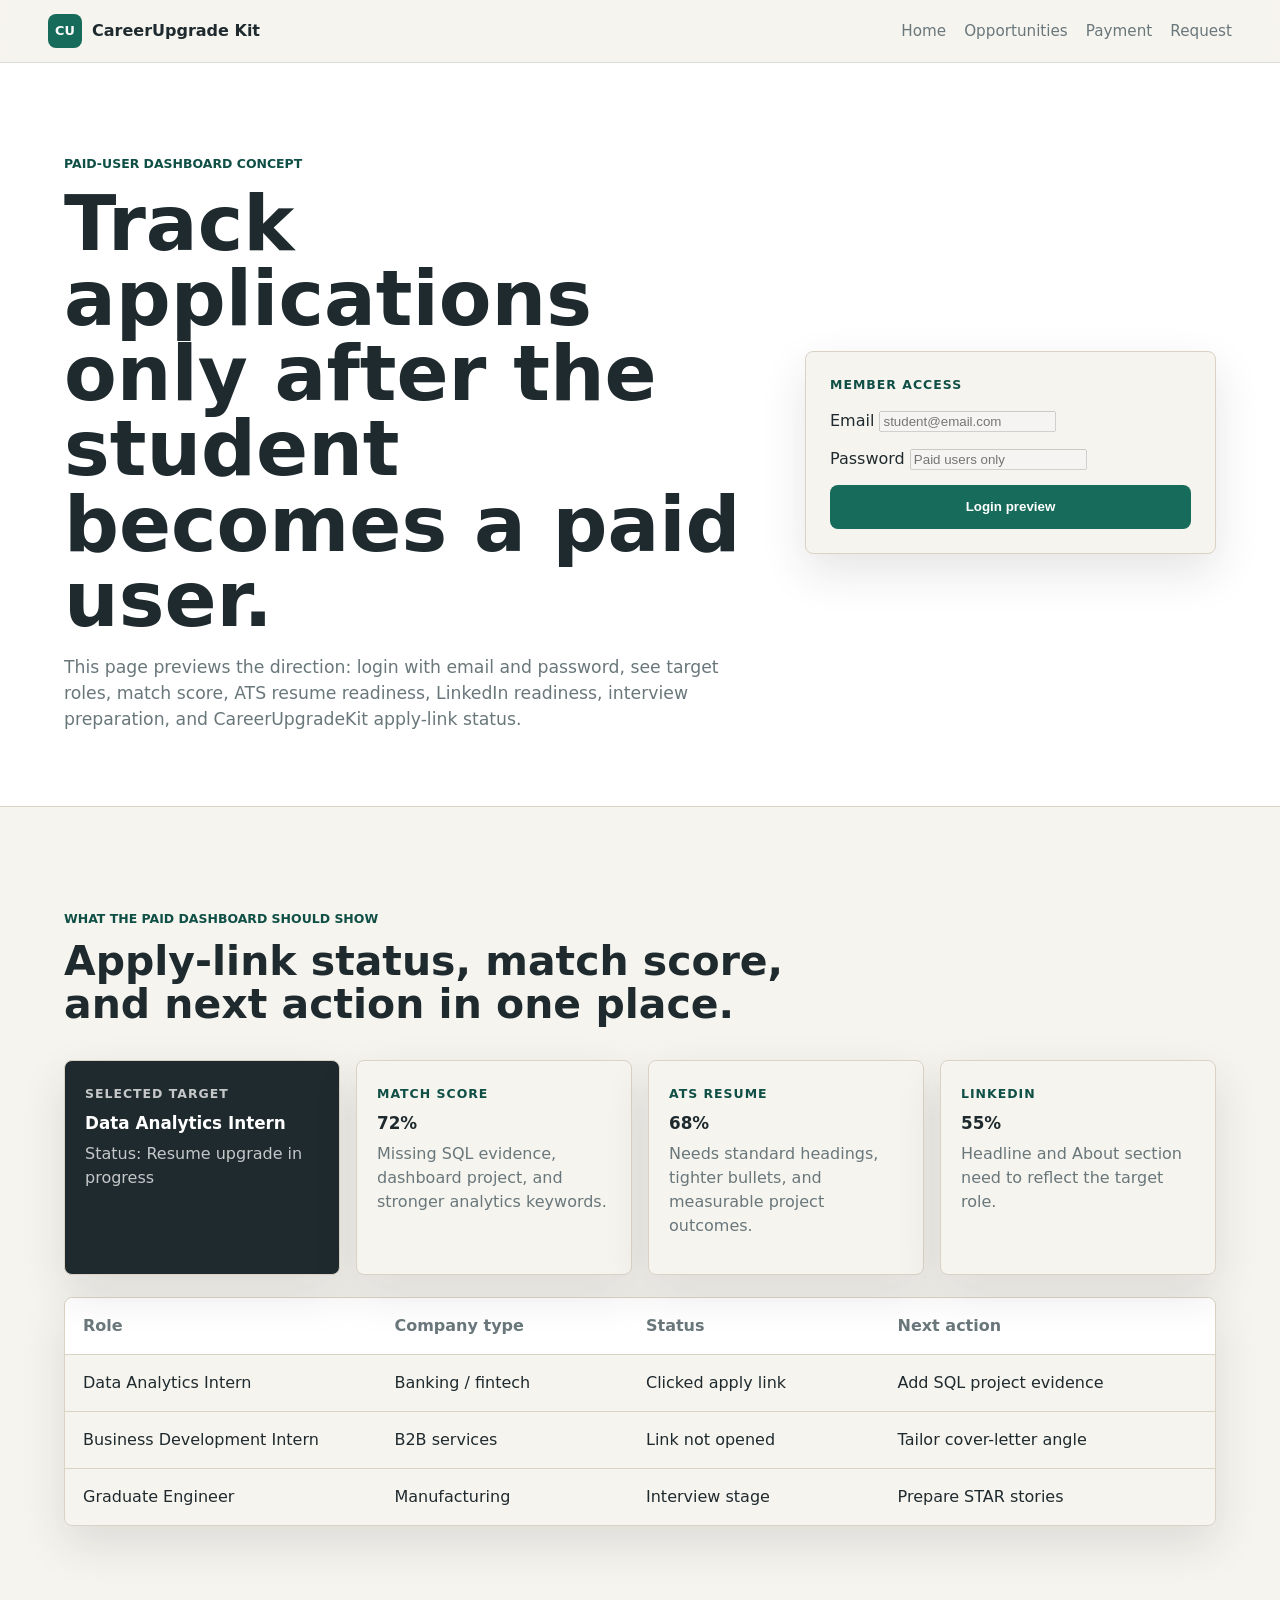
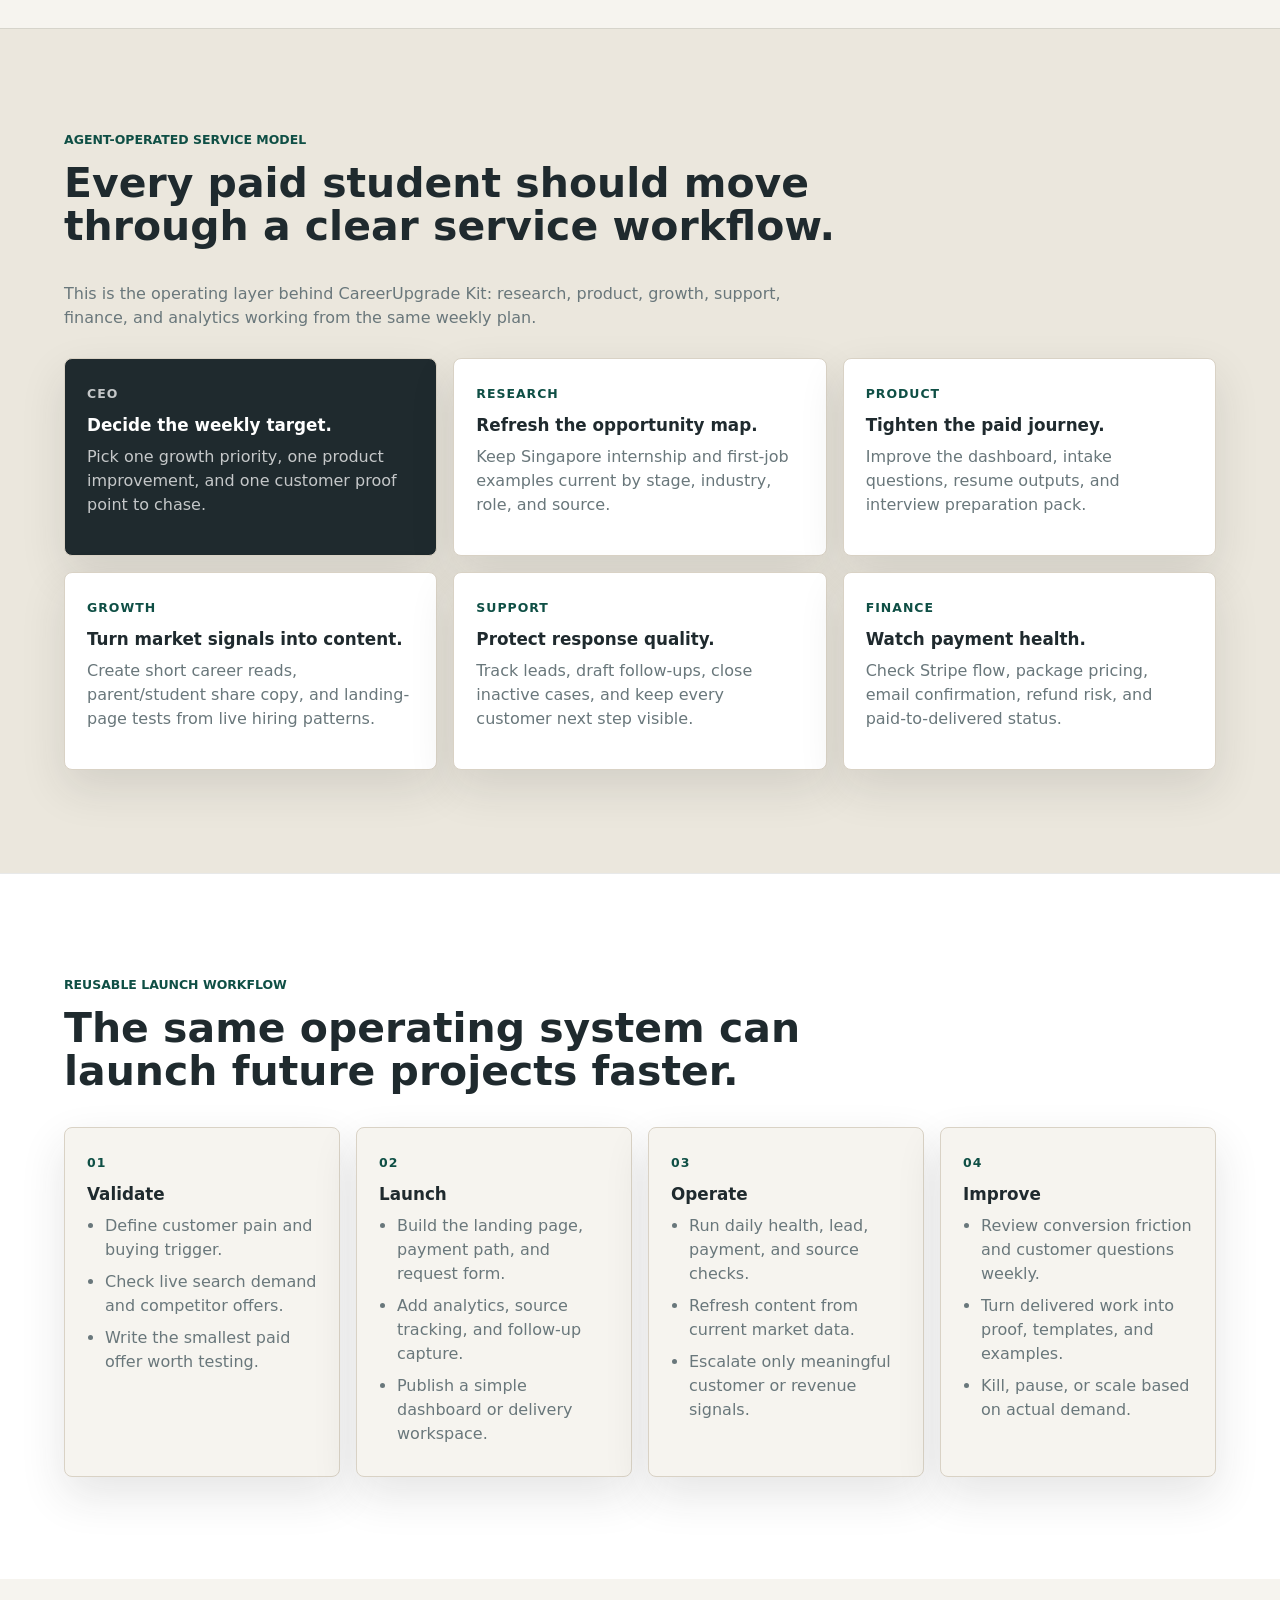
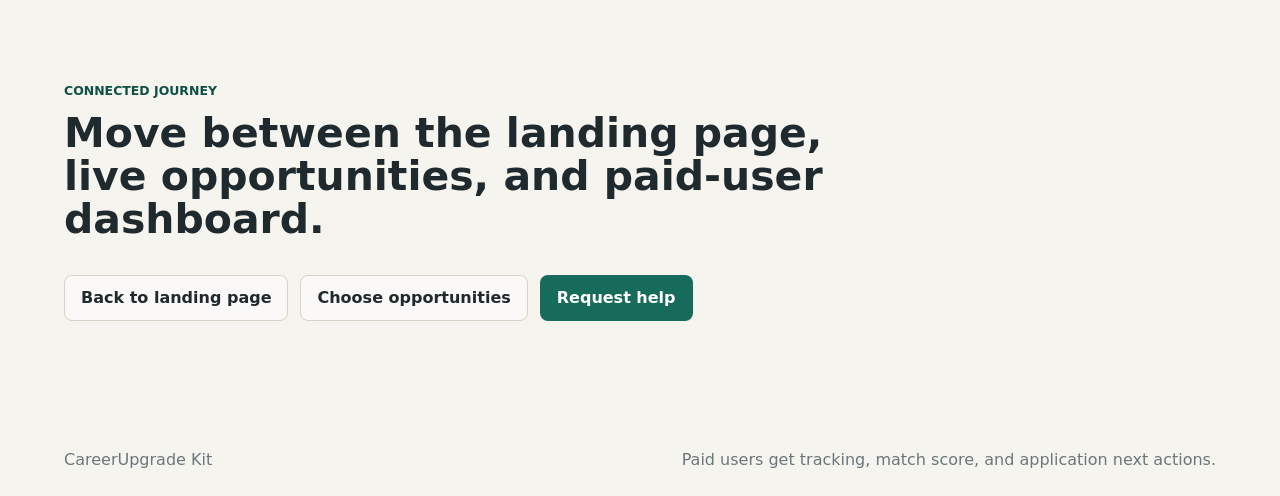
<file: dashboard.html>
<!doctype html>
<html lang="en">
  <head>
    <meta charset="utf-8" />
    <meta name="viewport" content="width=device-width, initial-scale=1" />
    <title>Student Dashboard | CareerUpgrade Kit</title>
    <meta
      name="description"
      content="CareerUpgrade Kit paid-user dashboard concept for application tracking, match score, ATS readiness, and next actions."
    />
    <meta name="robots" content="noindex, follow" />
    <link rel="canonical" href="https://careerupgradekit.com/dashboard.html" />
    <meta property="og:title" content="Student Dashboard | CareerUpgrade Kit" />
    <meta property="og:description" content="CareerUpgrade Kit paid-user dashboard concept for application tracking and readiness." />
    <meta property="og:url" content="https://careerupgradekit.com/dashboard.html" />
    <meta property="og:type" content="website" />
    <meta name="twitter:card" content="summary" />
    <link rel="stylesheet" href="styles.css" />
    <!-- Cloudflare Web Analytics -->
    <script
      defer
      src="https://static.cloudflareinsights.com/beacon.min.js"
      data-cf-beacon='{"token":"2de877d6c8a046c39613f50fc677ae10"}'
    ></script>
  </head>
  <body>
    <header class="topbar">
      <a class="brand" href="index.html" aria-label="CareerUpgrade Kit home">
        <span class="brand-mark">CU</span>
        <span>CareerUpgrade Kit</span>
      </a>
      <button class="nav-toggle" type="button" aria-expanded="false" aria-controls="site-nav">
        <span class="nav-toggle-lines" aria-hidden="true"></span>
        <span class="nav-toggle-label">Menu</span>
      </button>
      <nav class="nav" id="site-nav" aria-label="Main navigation">
        <a href="index.html">Home</a>
        <a href="opportunities.html">Opportunities</a>
        <a href="payment.html">Payment</a>
        <a href="index.html#request">Request</a>
      </nav>
    </header>

    <main>
      <section class="page-hero dashboard-hero">
        <div>
          <p class="eyebrow">Paid-user dashboard concept</p>
          <h1>Track applications only after the student becomes a paid user.</h1>
          <p>
            This page previews the direction: login with email and password, see target
            roles, match score, ATS resume readiness, LinkedIn readiness, interview
            preparation, and CareerUpgradeKit apply-link status.
          </p>
        </div>
        <div class="login-preview">
          <span>Member access</span>
          <label>
            Email
            <input type="email" placeholder="student@email.com" disabled />
          </label>
          <label>
            Password
            <input type="password" placeholder="Paid users only" disabled />
          </label>
          <button class="button primary" type="button" disabled>Login preview</button>
        </div>
      </section>

      <section class="section dashboard" id="dashboard">
        <div class="section-heading">
          <p class="eyebrow">What the paid dashboard should show</p>
          <h2>Apply-link status, match score, and next action in one place.</h2>
        </div>
        <div class="dashboard-preview expanded-dashboard">
          <div class="dashboard-card highlight">
            <span>Selected target</span>
            <h3>Data Analytics Intern</h3>
            <p>Status: Resume upgrade in progress</p>
          </div>
          <div class="dashboard-card">
            <span>Match score</span>
            <h3>72%</h3>
            <p>Missing SQL evidence, dashboard project, and stronger analytics keywords.</p>
          </div>
          <div class="dashboard-card">
            <span>ATS resume</span>
            <h3>68%</h3>
            <p>Needs standard headings, tighter bullets, and measurable project outcomes.</p>
          </div>
          <div class="dashboard-card">
            <span>LinkedIn</span>
            <h3>55%</h3>
            <p>Headline and About section need to reflect the target role.</p>
          </div>
        </div>

        <div class="tracker-table" aria-label="Application tracker preview">
          <div class="tracker-row tracker-head">
            <span>Role</span>
            <span>Company type</span>
            <span>Status</span>
            <span>Next action</span>
          </div>
          <div class="tracker-row">
            <span>Data Analytics Intern</span>
            <span>Banking / fintech</span>
            <span>Clicked apply link</span>
            <span>Add SQL project evidence</span>
          </div>
          <div class="tracker-row">
            <span>Business Development Intern</span>
            <span>B2B services</span>
            <span>Link not opened</span>
            <span>Tailor cover-letter angle</span>
          </div>
          <div class="tracker-row">
            <span>Graduate Engineer</span>
            <span>Manufacturing</span>
            <span>Interview stage</span>
            <span>Prepare STAR stories</span>
          </div>
        </div>
      </section>

      <section class="section operator-system" id="operator-system">
        <div class="section-heading">
          <p class="eyebrow">Agent-operated service model</p>
          <h2>Every paid student should move through a clear service workflow.</h2>
          <p>
            This is the operating layer behind CareerUpgrade Kit: research, product,
            growth, support, finance, and analytics working from the same weekly plan.
          </p>
        </div>

        <div class="operator-grid" aria-label="CareerUpgrade Kit operating roles">
          <article class="operator-card priority">
            <span>CEO</span>
            <h3>Decide the weekly target.</h3>
            <p>Pick one growth priority, one product improvement, and one customer proof point to chase.</p>
          </article>
          <article class="operator-card">
            <span>Research</span>
            <h3>Refresh the opportunity map.</h3>
            <p>Keep Singapore internship and first-job examples current by stage, industry, role, and source.</p>
          </article>
          <article class="operator-card">
            <span>Product</span>
            <h3>Tighten the paid journey.</h3>
            <p>Improve the dashboard, intake questions, resume outputs, and interview preparation pack.</p>
          </article>
          <article class="operator-card">
            <span>Growth</span>
            <h3>Turn market signals into content.</h3>
            <p>Create short career reads, parent/student share copy, and landing-page tests from live hiring patterns.</p>
          </article>
          <article class="operator-card">
            <span>Support</span>
            <h3>Protect response quality.</h3>
            <p>Track leads, draft follow-ups, close inactive cases, and keep every customer next step visible.</p>
          </article>
          <article class="operator-card">
            <span>Finance</span>
            <h3>Watch payment health.</h3>
            <p>Check Stripe flow, package pricing, email confirmation, refund risk, and paid-to-delivered status.</p>
          </article>
        </div>
      </section>

      <section class="section workflow-system">
        <div class="section-heading">
          <p class="eyebrow">Reusable launch workflow</p>
          <h2>The same operating system can launch future projects faster.</h2>
        </div>

        <div class="workflow-board" aria-label="Reusable project launch workflow">
          <div class="workflow-column">
            <span>01</span>
            <h3>Validate</h3>
            <ul>
              <li>Define customer pain and buying trigger.</li>
              <li>Check live search demand and competitor offers.</li>
              <li>Write the smallest paid offer worth testing.</li>
            </ul>
          </div>
          <div class="workflow-column">
            <span>02</span>
            <h3>Launch</h3>
            <ul>
              <li>Build the landing page, payment path, and request form.</li>
              <li>Add analytics, source tracking, and follow-up capture.</li>
              <li>Publish a simple dashboard or delivery workspace.</li>
            </ul>
          </div>
          <div class="workflow-column">
            <span>03</span>
            <h3>Operate</h3>
            <ul>
              <li>Run daily health, lead, payment, and source checks.</li>
              <li>Refresh content from current market data.</li>
              <li>Escalate only meaningful customer or revenue signals.</li>
            </ul>
          </div>
          <div class="workflow-column">
            <span>04</span>
            <h3>Improve</h3>
            <ul>
              <li>Review conversion friction and customer questions weekly.</li>
              <li>Turn delivered work into proof, templates, and examples.</li>
              <li>Kill, pause, or scale based on actual demand.</li>
            </ul>
          </div>
        </div>
      </section>

      <section class="section page-flow">
        <div class="section-heading">
          <p class="eyebrow">Connected journey</p>
          <h2>Move between the landing page, live opportunities, and paid-user dashboard.</h2>
        </div>
        <div class="page-actions">
          <a class="button secondary" href="index.html">Back to landing page</a>
          <a class="button secondary" href="opportunities.html">Choose opportunities</a>
          <a class="button primary" href="index.html#request">Request help</a>
        </div>
      </section>
    </main>

    <footer class="footer">
      <span>CareerUpgrade Kit</span>
      <span>Paid users get tracking, match score, and application next actions.</span>
    </footer>
    <script src="script.js?v=opportunities-20260904"></script>
  </body>
</html>
</file>
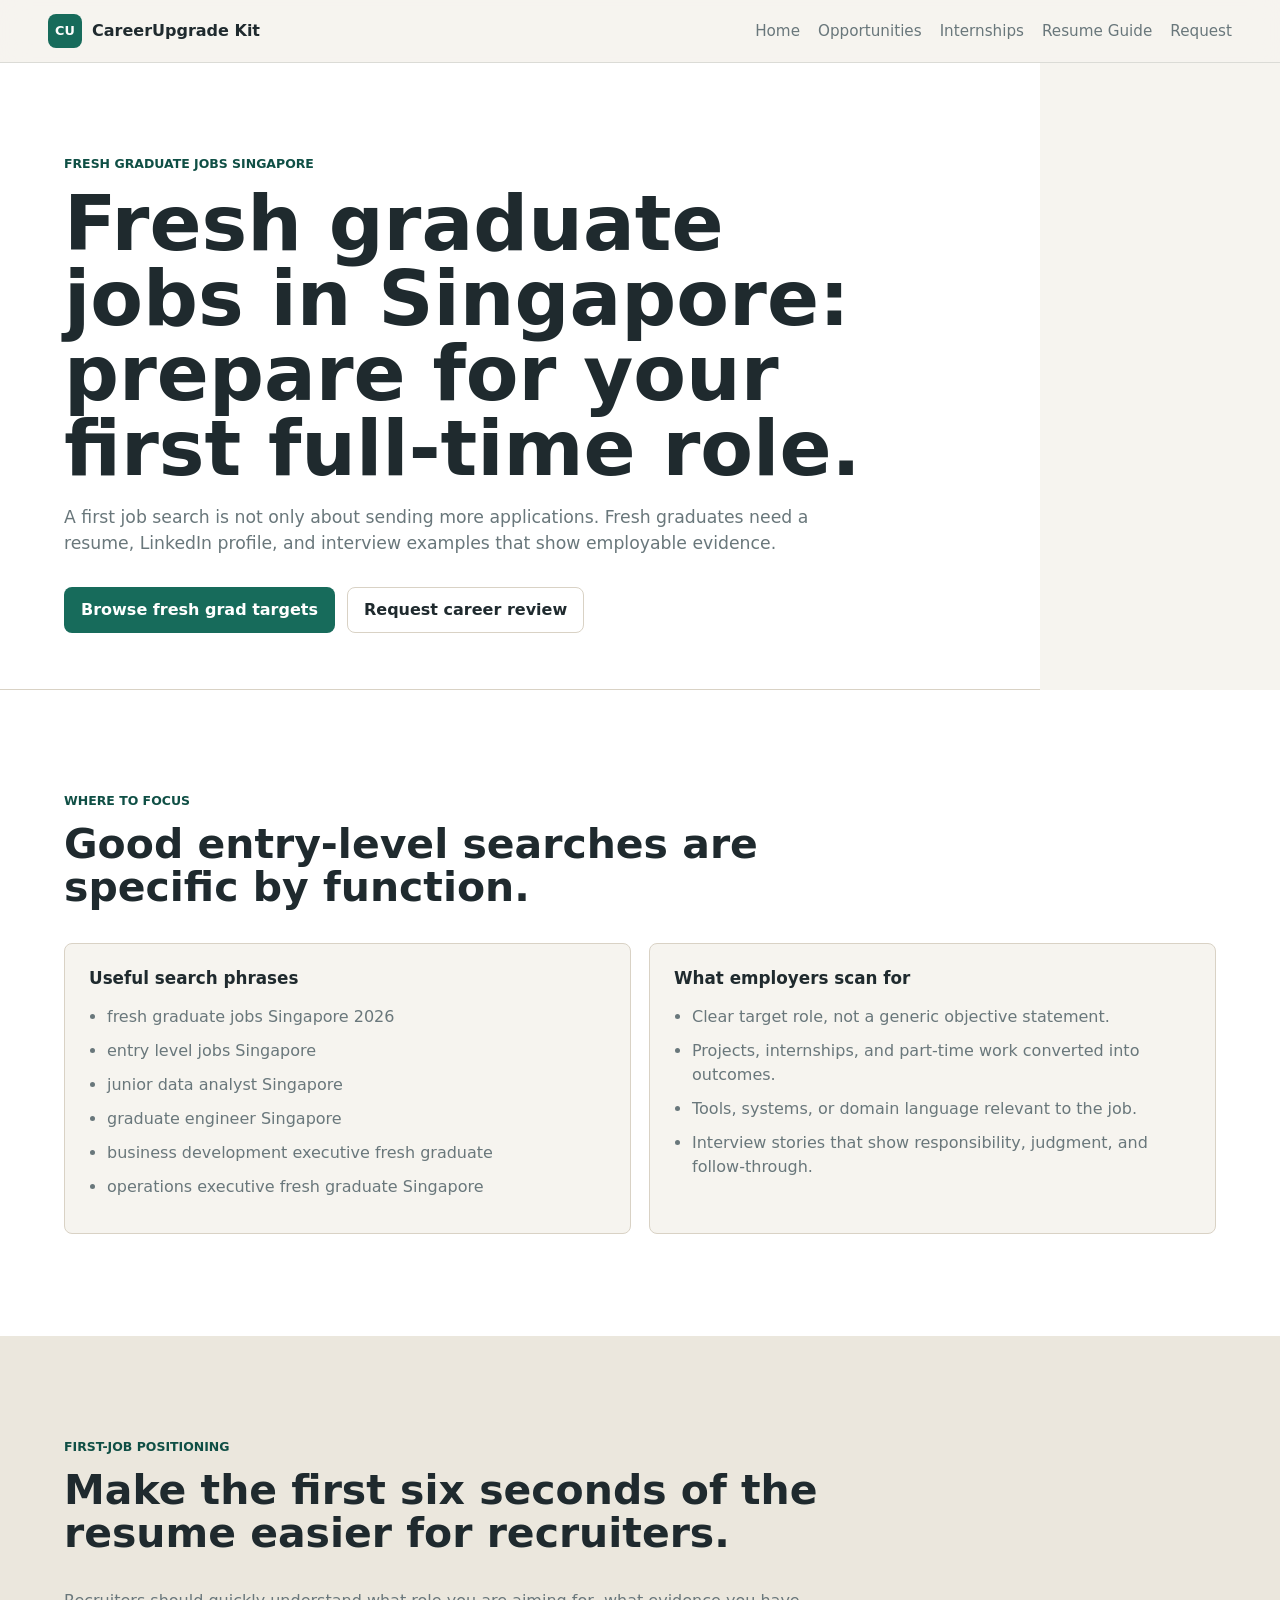
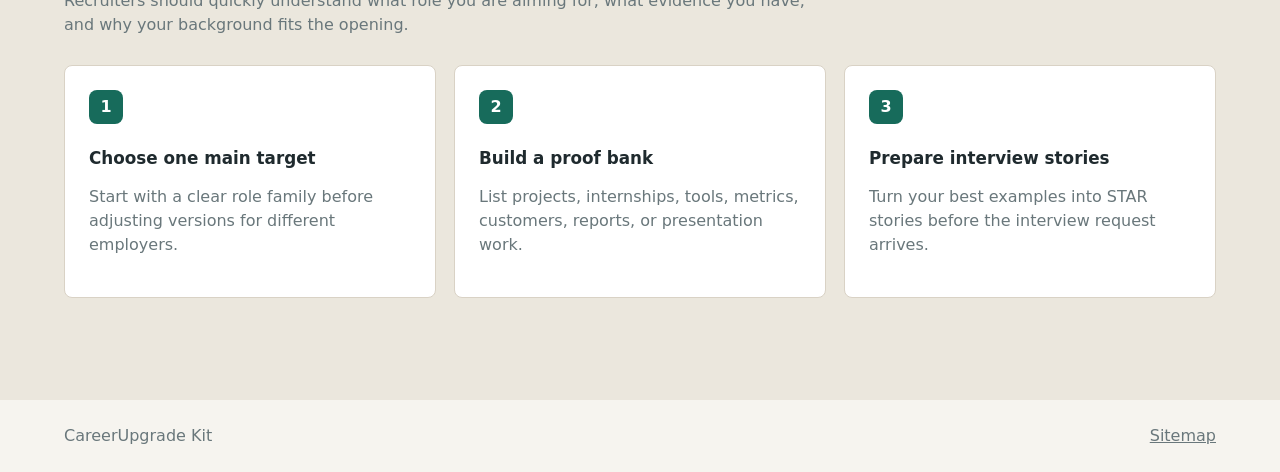
<file: fresh-graduate-jobs-singapore.html>
<!doctype html>
<html lang="en">
  <head>
    <meta charset="utf-8" />
    <meta name="viewport" content="width=device-width, initial-scale=1" />
    <title>Fresh Graduate Jobs Singapore Guide | CareerUpgrade Kit</title>
    <meta
      name="description"
      content="Guide for Singapore fresh graduates applying for entry-level jobs, including how to choose first-job targets and strengthen resume, LinkedIn, and interview evidence."
    />
    <link rel="canonical" href="https://careerupgradekit.com/fresh-graduate-jobs-singapore.html" />
    <meta property="og:title" content="Fresh Graduate Jobs Singapore Guide | CareerUpgrade Kit" />
    <meta property="og:description" content="How Singapore fresh graduates can choose entry-level job targets and prepare stronger applications." />
    <meta property="og:url" content="https://careerupgradekit.com/fresh-graduate-jobs-singapore.html" />
    <meta property="og:type" content="article" />
    <meta name="twitter:card" content="summary" />
    <link rel="stylesheet" href="styles.css" />
    <script type="application/ld+json">
      {
        "@context": "https://schema.org",
        "@type": "Article",
        "headline": "Fresh Graduate Jobs Singapore Guide",
        "description": "Guide for Singapore fresh graduates applying for entry-level jobs and first full-time roles.",
        "author": { "@type": "Organization", "name": "CareerUpgrade Kit" },
        "publisher": { "@type": "Organization", "name": "CareerUpgrade Kit" },
        "dateModified": "2026-07-29",
        "mainEntityOfPage": "https://careerupgradekit.com/fresh-graduate-jobs-singapore.html"
      }
    </script>
    <script defer src="https://static.cloudflareinsights.com/beacon.min.js" data-cf-beacon='{"token":"2de877d6c8a046c39613f50fc677ae10"}'></script>
  </head>
  <body>
    <header class="topbar">
      <a class="brand" href="index.html" aria-label="CareerUpgrade Kit home">
        <span class="brand-mark">CU</span>
        <span>CareerUpgrade Kit</span>
      </a>
      <button class="nav-toggle" type="button" aria-expanded="false" aria-controls="site-nav">
        <span class="nav-toggle-lines" aria-hidden="true"></span>
        <span class="nav-toggle-label">Menu</span>
      </button>
      <nav class="nav" id="site-nav" aria-label="Main navigation">
        <a href="index.html">Home</a>
        <a href="opportunities.html">Opportunities</a>
        <a href="internships-singapore.html">Internships</a>
        <a href="resume-guide-singapore-fresh-grads.html">Resume Guide</a>
        <a href="index.html#request">Request</a>
      </nav>
    </header>

    <main>
      <section class="page-hero compact-hero seo-hero">
        <p class="eyebrow">Fresh graduate jobs Singapore</p>
        <h1>Fresh graduate jobs in Singapore: prepare for your first full-time role.</h1>
        <p>
          A first job search is not only about sending more applications. Fresh graduates
          need a resume, LinkedIn profile, and interview examples that show employable evidence.
        </p>
        <div class="hero-actions">
          <a class="button primary" href="opportunities.html">Browse fresh grad targets</a>
          <a class="button secondary" href="index.html#request">Request career review</a>
        </div>
      </section>

      <section class="section seo-content">
        <div class="section-heading">
          <p class="eyebrow">Where to focus</p>
          <h2>Good entry-level searches are specific by function.</h2>
        </div>
        <div class="seo-two-column">
          <article>
            <h3>Useful search phrases</h3>
            <ul>
              <li>fresh graduate jobs Singapore 2026</li>
              <li>entry level jobs Singapore</li>
              <li>junior data analyst Singapore</li>
              <li>graduate engineer Singapore</li>
              <li>business development executive fresh graduate</li>
              <li>operations executive fresh graduate Singapore</li>
            </ul>
          </article>
          <article>
            <h3>What employers scan for</h3>
            <ul>
              <li>Clear target role, not a generic objective statement.</li>
              <li>Projects, internships, and part-time work converted into outcomes.</li>
              <li>Tools, systems, or domain language relevant to the job.</li>
              <li>Interview stories that show responsibility, judgment, and follow-through.</li>
            </ul>
          </article>
        </div>
      </section>

      <section class="section proof">
        <div class="section-heading">
          <p class="eyebrow">First-job positioning</p>
          <h2>Make the first six seconds of the resume easier for recruiters.</h2>
          <p>
            Recruiters should quickly understand what role you are aiming for, what
            evidence you have, and why your background fits the opening.
          </p>
        </div>
        <div class="steps">
          <div>
            <span>1</span>
            <h3>Choose one main target</h3>
            <p>Start with a clear role family before adjusting versions for different employers.</p>
          </div>
          <div>
            <span>2</span>
            <h3>Build a proof bank</h3>
            <p>List projects, internships, tools, metrics, customers, reports, or presentation work.</p>
          </div>
          <div>
            <span>3</span>
            <h3>Prepare interview stories</h3>
            <p>Turn your best examples into STAR stories before the interview request arrives.</p>
          </div>
        </div>
      </section>
    </main>

    <footer class="footer">
      <span>CareerUpgrade Kit</span>
      <span><a href="sitemap.xml">Sitemap</a></span>
    </footer>
    <script src="script.js?v=seo-20260729"></script>
  </body>
</html>
</file>
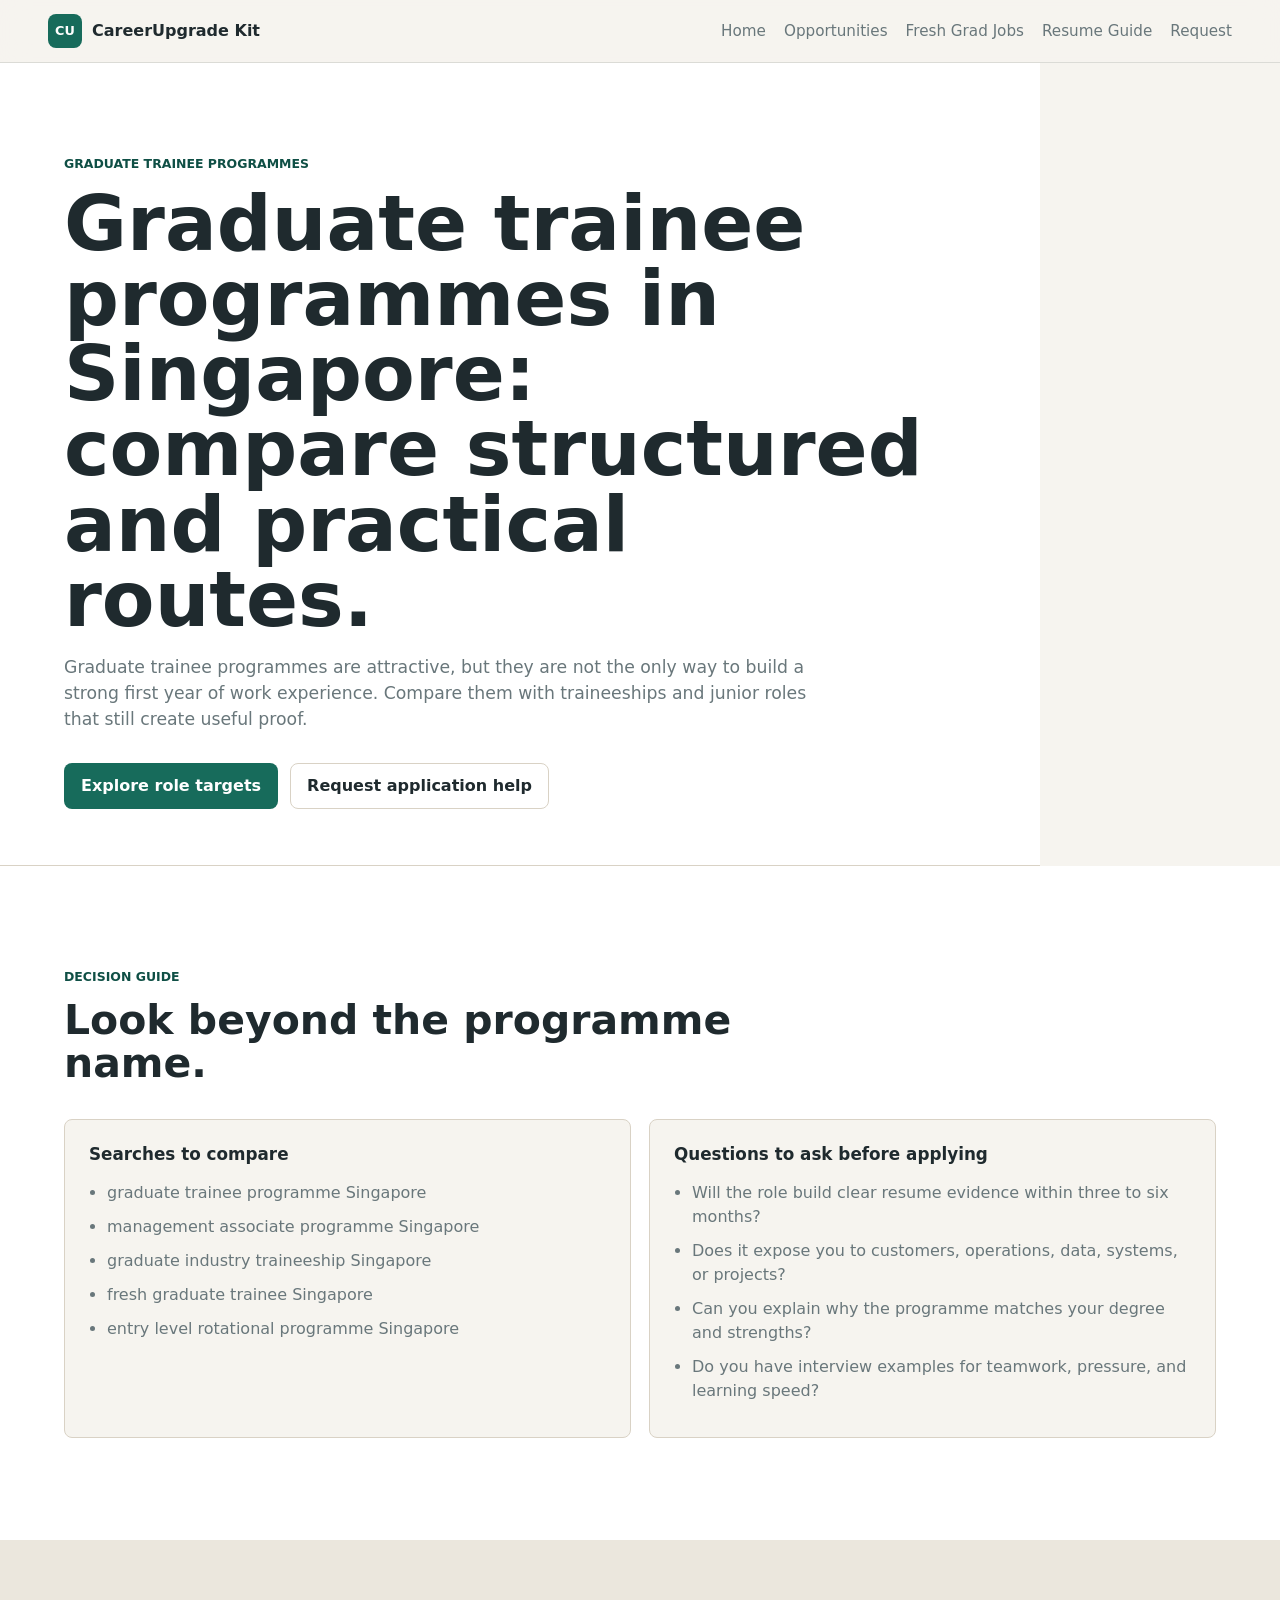
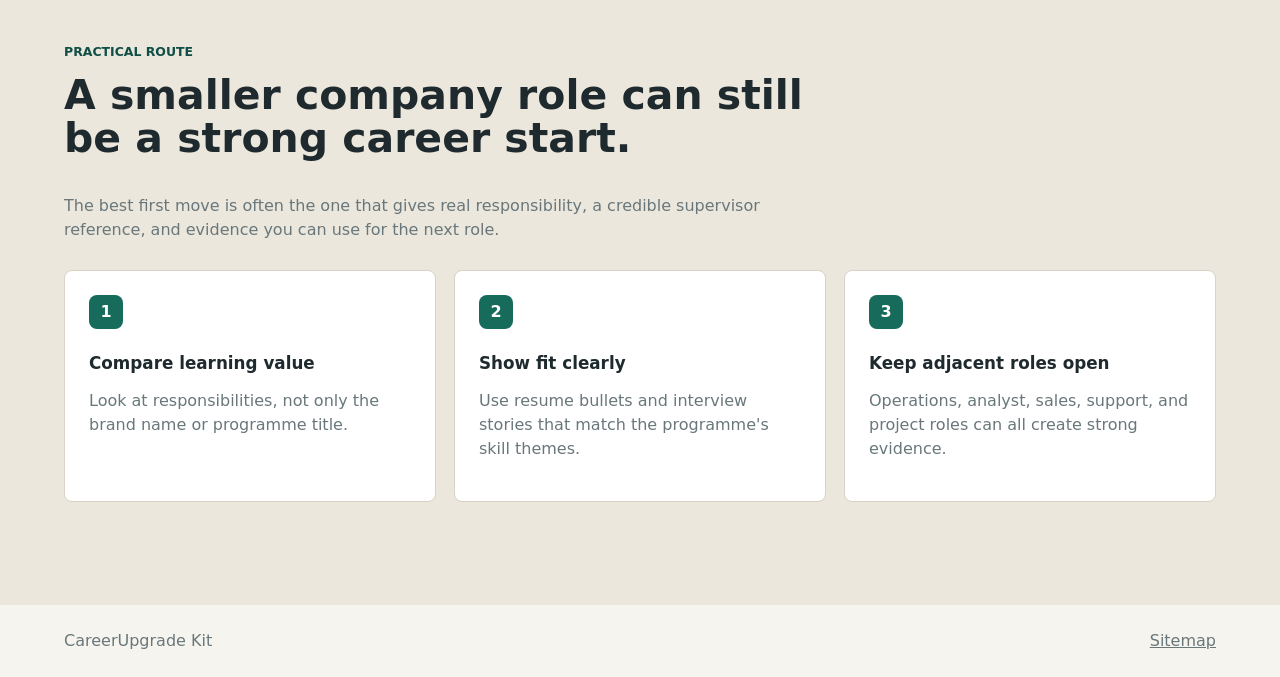
<file: graduate-trainee-programmes-singapore.html>
<!doctype html>
<html lang="en">
  <head>
    <meta charset="utf-8" />
    <meta name="viewport" content="width=device-width, initial-scale=1" />
    <title>Graduate Trainee Programmes Singapore | CareerUpgrade Kit</title>
    <meta
      name="description"
      content="Guide to graduate trainee programmes, traineeships, and adjacent first-job paths in Singapore for fresh graduates."
    />
    <link rel="canonical" href="https://careerupgradekit.com/graduate-trainee-programmes-singapore.html" />
    <meta property="og:title" content="Graduate Trainee Programmes Singapore | CareerUpgrade Kit" />
    <meta property="og:description" content="Compare graduate trainee programmes, traineeships, and adjacent entry-level routes in Singapore." />
    <meta property="og:url" content="https://careerupgradekit.com/graduate-trainee-programmes-singapore.html" />
    <meta property="og:type" content="article" />
    <meta name="twitter:card" content="summary" />
    <link rel="stylesheet" href="styles.css" />
    <script type="application/ld+json">
      {
        "@context": "https://schema.org",
        "@type": "Article",
        "headline": "Graduate Trainee Programmes Singapore",
        "description": "Guide to graduate trainee programmes, traineeships, and adjacent first-job paths in Singapore.",
        "author": { "@type": "Organization", "name": "CareerUpgrade Kit" },
        "publisher": { "@type": "Organization", "name": "CareerUpgrade Kit" },
        "dateModified": "2026-07-29",
        "mainEntityOfPage": "https://careerupgradekit.com/graduate-trainee-programmes-singapore.html"
      }
    </script>
    <script defer src="https://static.cloudflareinsights.com/beacon.min.js" data-cf-beacon='{"token":"2de877d6c8a046c39613f50fc677ae10"}'></script>
  </head>
  <body>
    <header class="topbar">
      <a class="brand" href="index.html" aria-label="CareerUpgrade Kit home">
        <span class="brand-mark">CU</span>
        <span>CareerUpgrade Kit</span>
      </a>
      <button class="nav-toggle" type="button" aria-expanded="false" aria-controls="site-nav">
        <span class="nav-toggle-lines" aria-hidden="true"></span>
        <span class="nav-toggle-label">Menu</span>
      </button>
      <nav class="nav" id="site-nav" aria-label="Main navigation">
        <a href="index.html">Home</a>
        <a href="opportunities.html">Opportunities</a>
        <a href="fresh-graduate-jobs-singapore.html">Fresh Grad Jobs</a>
        <a href="resume-guide-singapore-fresh-grads.html">Resume Guide</a>
        <a href="index.html#request">Request</a>
      </nav>
    </header>

    <main>
      <section class="page-hero compact-hero seo-hero">
        <p class="eyebrow">Graduate trainee programmes</p>
        <h1>Graduate trainee programmes in Singapore: compare structured and practical routes.</h1>
        <p>
          Graduate trainee programmes are attractive, but they are not the only way
          to build a strong first year of work experience. Compare them with traineeships
          and junior roles that still create useful proof.
        </p>
        <div class="hero-actions">
          <a class="button primary" href="opportunities.html">Explore role targets</a>
          <a class="button secondary" href="index.html#request">Request application help</a>
        </div>
      </section>

      <section class="section seo-content">
        <div class="section-heading">
          <p class="eyebrow">Decision guide</p>
          <h2>Look beyond the programme name.</h2>
        </div>
        <div class="seo-two-column">
          <article>
            <h3>Searches to compare</h3>
            <ul>
              <li>graduate trainee programme Singapore</li>
              <li>management associate programme Singapore</li>
              <li>graduate industry traineeship Singapore</li>
              <li>fresh graduate trainee Singapore</li>
              <li>entry level rotational programme Singapore</li>
            </ul>
          </article>
          <article>
            <h3>Questions to ask before applying</h3>
            <ul>
              <li>Will the role build clear resume evidence within three to six months?</li>
              <li>Does it expose you to customers, operations, data, systems, or projects?</li>
              <li>Can you explain why the programme matches your degree and strengths?</li>
              <li>Do you have interview examples for teamwork, pressure, and learning speed?</li>
            </ul>
          </article>
        </div>
      </section>

      <section class="section proof">
        <div class="section-heading">
          <p class="eyebrow">Practical route</p>
          <h2>A smaller company role can still be a strong career start.</h2>
          <p>
            The best first move is often the one that gives real responsibility,
            a credible supervisor reference, and evidence you can use for the next role.
          </p>
        </div>
        <div class="steps">
          <div>
            <span>1</span>
            <h3>Compare learning value</h3>
            <p>Look at responsibilities, not only the brand name or programme title.</p>
          </div>
          <div>
            <span>2</span>
            <h3>Show fit clearly</h3>
            <p>Use resume bullets and interview stories that match the programme's skill themes.</p>
          </div>
          <div>
            <span>3</span>
            <h3>Keep adjacent roles open</h3>
            <p>Operations, analyst, sales, support, and project roles can all create strong evidence.</p>
          </div>
        </div>
      </section>
    </main>

    <footer class="footer">
      <span>CareerUpgrade Kit</span>
      <span><a href="sitemap.xml">Sitemap</a></span>
    </footer>
    <script src="script.js?v=seo-20260729"></script>
  </body>
</html>
</file>
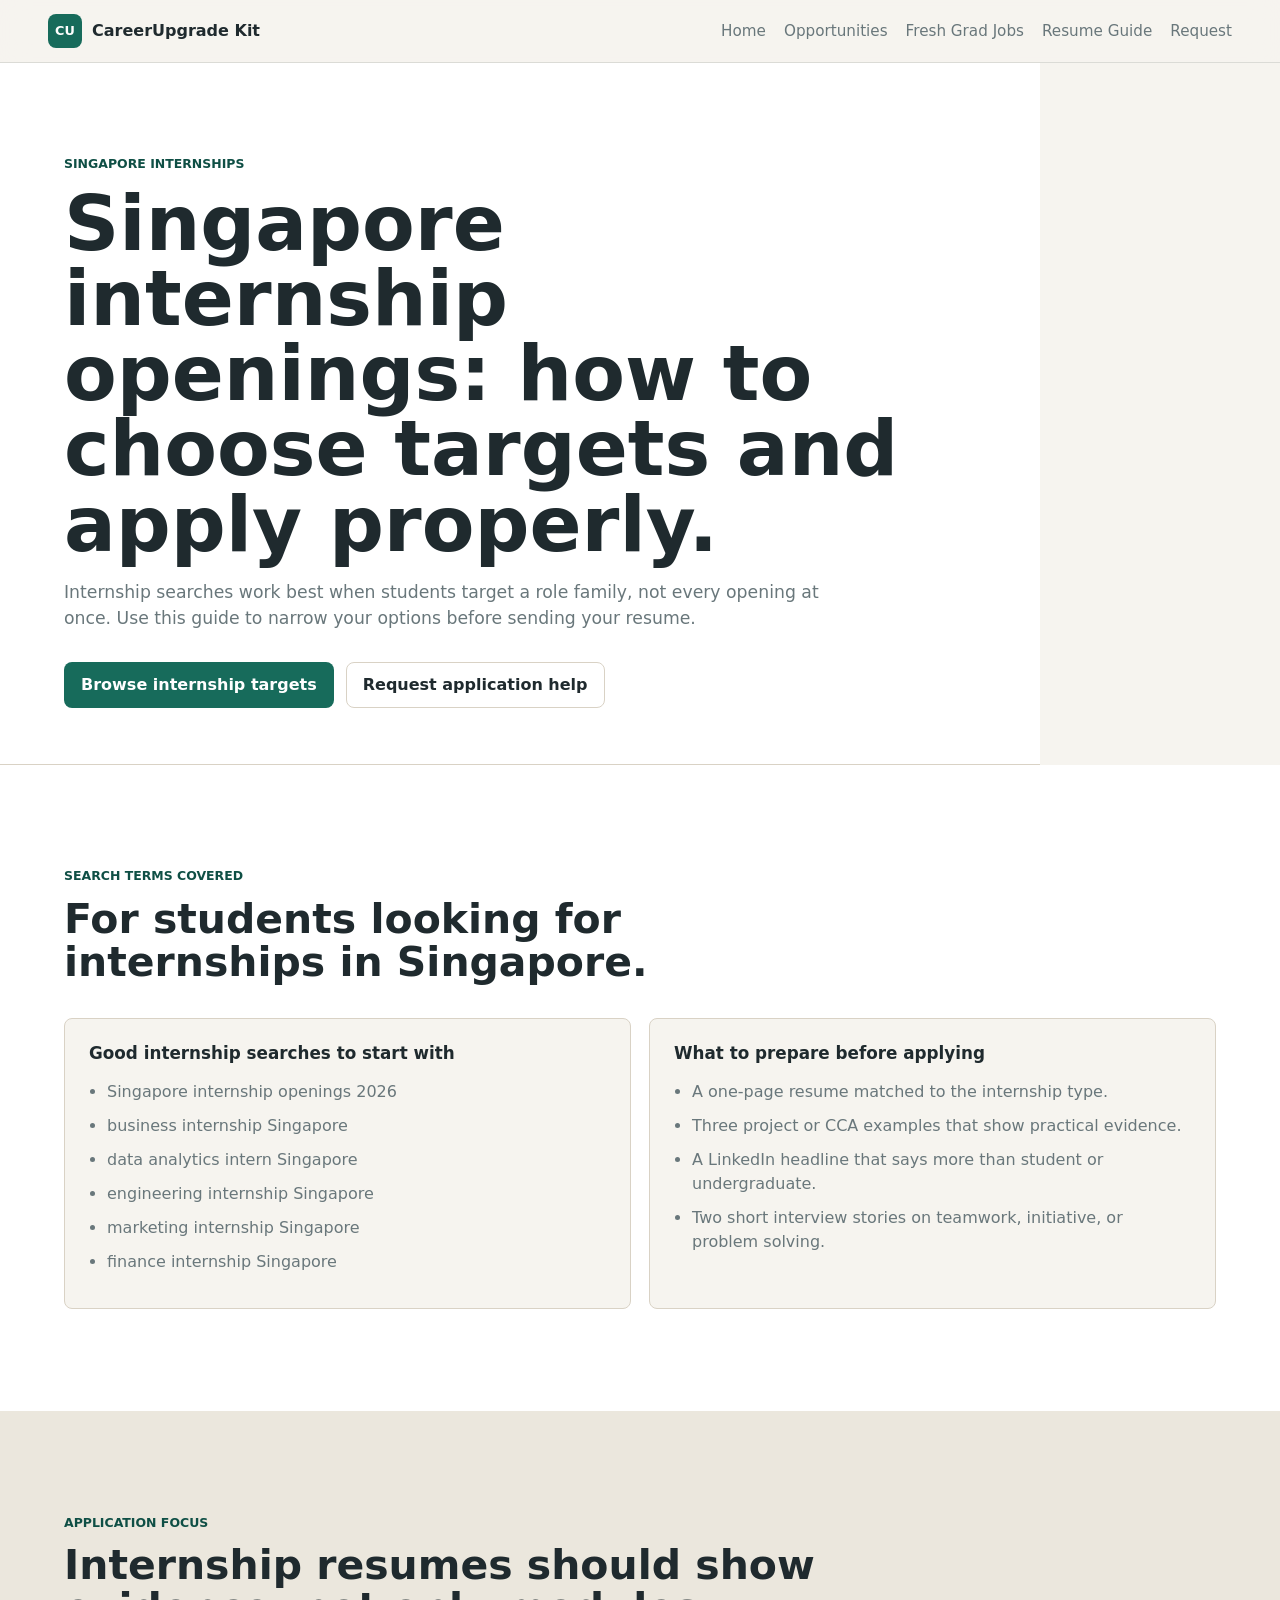
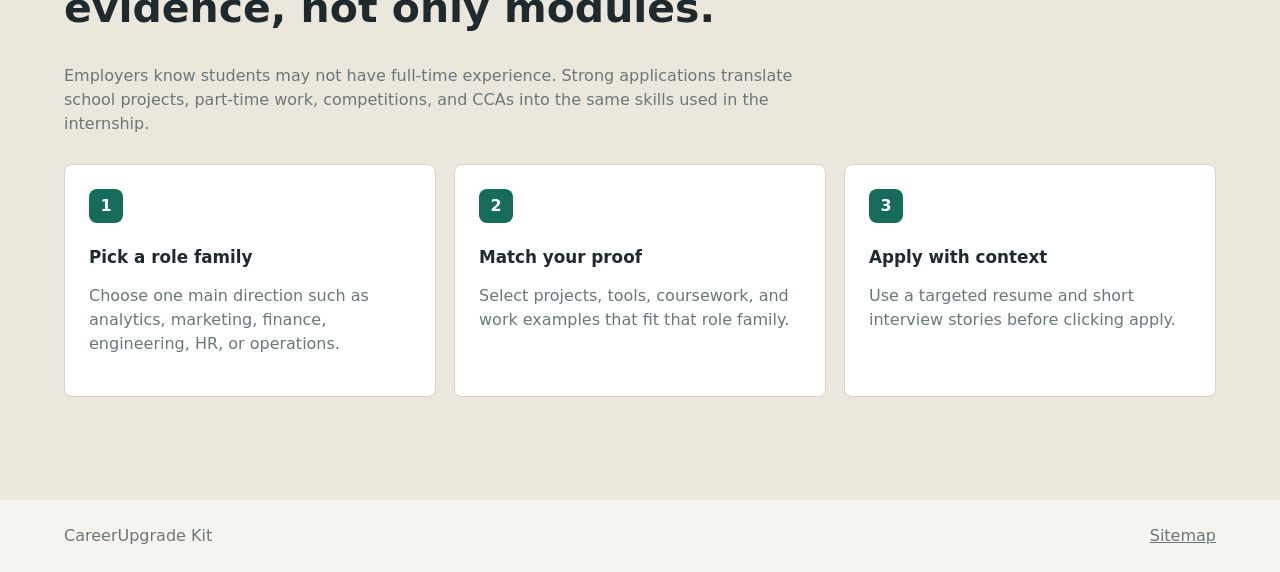
<file: internships-singapore.html>
<!doctype html>
<html lang="en">
  <head>
    <meta charset="utf-8" />
    <meta name="viewport" content="width=device-width, initial-scale=1" />
    <title>Singapore Internship Openings Guide | CareerUpgrade Kit</title>
    <meta
      name="description"
      content="Guide for students searching for Singapore internship openings, including how to choose targets and prepare a stronger resume, LinkedIn profile, and interview story bank."
    />
    <link rel="canonical" href="https://careerupgradekit.com/internships-singapore.html" />
    <meta property="og:title" content="Singapore Internship Openings Guide | CareerUpgrade Kit" />
    <meta property="og:description" content="How Singapore students can choose internship targets and prepare stronger applications." />
    <meta property="og:url" content="https://careerupgradekit.com/internships-singapore.html" />
    <meta property="og:type" content="article" />
    <meta name="twitter:card" content="summary" />
    <link rel="stylesheet" href="styles.css" />
    <script type="application/ld+json">
      {
        "@context": "https://schema.org",
        "@type": "Article",
        "headline": "Singapore Internship Openings Guide",
        "description": "Guide for students searching for Singapore internship openings and preparing stronger applications.",
        "author": { "@type": "Organization", "name": "CareerUpgrade Kit" },
        "publisher": { "@type": "Organization", "name": "CareerUpgrade Kit" },
        "dateModified": "2026-07-29",
        "mainEntityOfPage": "https://careerupgradekit.com/internships-singapore.html"
      }
    </script>
    <script defer src="https://static.cloudflareinsights.com/beacon.min.js" data-cf-beacon='{"token":"2de877d6c8a046c39613f50fc677ae10"}'></script>
  </head>
  <body>
    <header class="topbar">
      <a class="brand" href="index.html" aria-label="CareerUpgrade Kit home">
        <span class="brand-mark">CU</span>
        <span>CareerUpgrade Kit</span>
      </a>
      <button class="nav-toggle" type="button" aria-expanded="false" aria-controls="site-nav">
        <span class="nav-toggle-lines" aria-hidden="true"></span>
        <span class="nav-toggle-label">Menu</span>
      </button>
      <nav class="nav" id="site-nav" aria-label="Main navigation">
        <a href="index.html">Home</a>
        <a href="opportunities.html">Opportunities</a>
        <a href="fresh-graduate-jobs-singapore.html">Fresh Grad Jobs</a>
        <a href="resume-guide-singapore-fresh-grads.html">Resume Guide</a>
        <a href="index.html#request">Request</a>
      </nav>
    </header>

    <main>
      <section class="page-hero compact-hero seo-hero">
        <p class="eyebrow">Singapore internships</p>
        <h1>Singapore internship openings: how to choose targets and apply properly.</h1>
        <p>
          Internship searches work best when students target a role family, not every
          opening at once. Use this guide to narrow your options before sending your resume.
        </p>
        <div class="hero-actions">
          <a class="button primary" href="opportunities.html">Browse internship targets</a>
          <a class="button secondary" href="index.html#request">Request application help</a>
        </div>
      </section>

      <section class="section seo-content">
        <div class="section-heading">
          <p class="eyebrow">Search terms covered</p>
          <h2>For students looking for internships in Singapore.</h2>
        </div>
        <div class="seo-two-column">
          <article>
            <h3>Good internship searches to start with</h3>
            <ul>
              <li>Singapore internship openings 2026</li>
              <li>business internship Singapore</li>
              <li>data analytics intern Singapore</li>
              <li>engineering internship Singapore</li>
              <li>marketing internship Singapore</li>
              <li>finance internship Singapore</li>
            </ul>
          </article>
          <article>
            <h3>What to prepare before applying</h3>
            <ul>
              <li>A one-page resume matched to the internship type.</li>
              <li>Three project or CCA examples that show practical evidence.</li>
              <li>A LinkedIn headline that says more than student or undergraduate.</li>
              <li>Two short interview stories on teamwork, initiative, or problem solving.</li>
            </ul>
          </article>
        </div>
      </section>

      <section class="section proof">
        <div class="section-heading">
          <p class="eyebrow">Application focus</p>
          <h2>Internship resumes should show evidence, not only modules.</h2>
          <p>
            Employers know students may not have full-time experience. Strong applications
            translate school projects, part-time work, competitions, and CCAs into the
            same skills used in the internship.
          </p>
        </div>
        <div class="steps">
          <div>
            <span>1</span>
            <h3>Pick a role family</h3>
            <p>Choose one main direction such as analytics, marketing, finance, engineering, HR, or operations.</p>
          </div>
          <div>
            <span>2</span>
            <h3>Match your proof</h3>
            <p>Select projects, tools, coursework, and work examples that fit that role family.</p>
          </div>
          <div>
            <span>3</span>
            <h3>Apply with context</h3>
            <p>Use a targeted resume and short interview stories before clicking apply.</p>
          </div>
        </div>
      </section>
    </main>

    <footer class="footer">
      <span>CareerUpgrade Kit</span>
      <span><a href="sitemap.xml">Sitemap</a></span>
    </footer>
    <script src="script.js?v=seo-20260729"></script>
  </body>
</html>
</file>
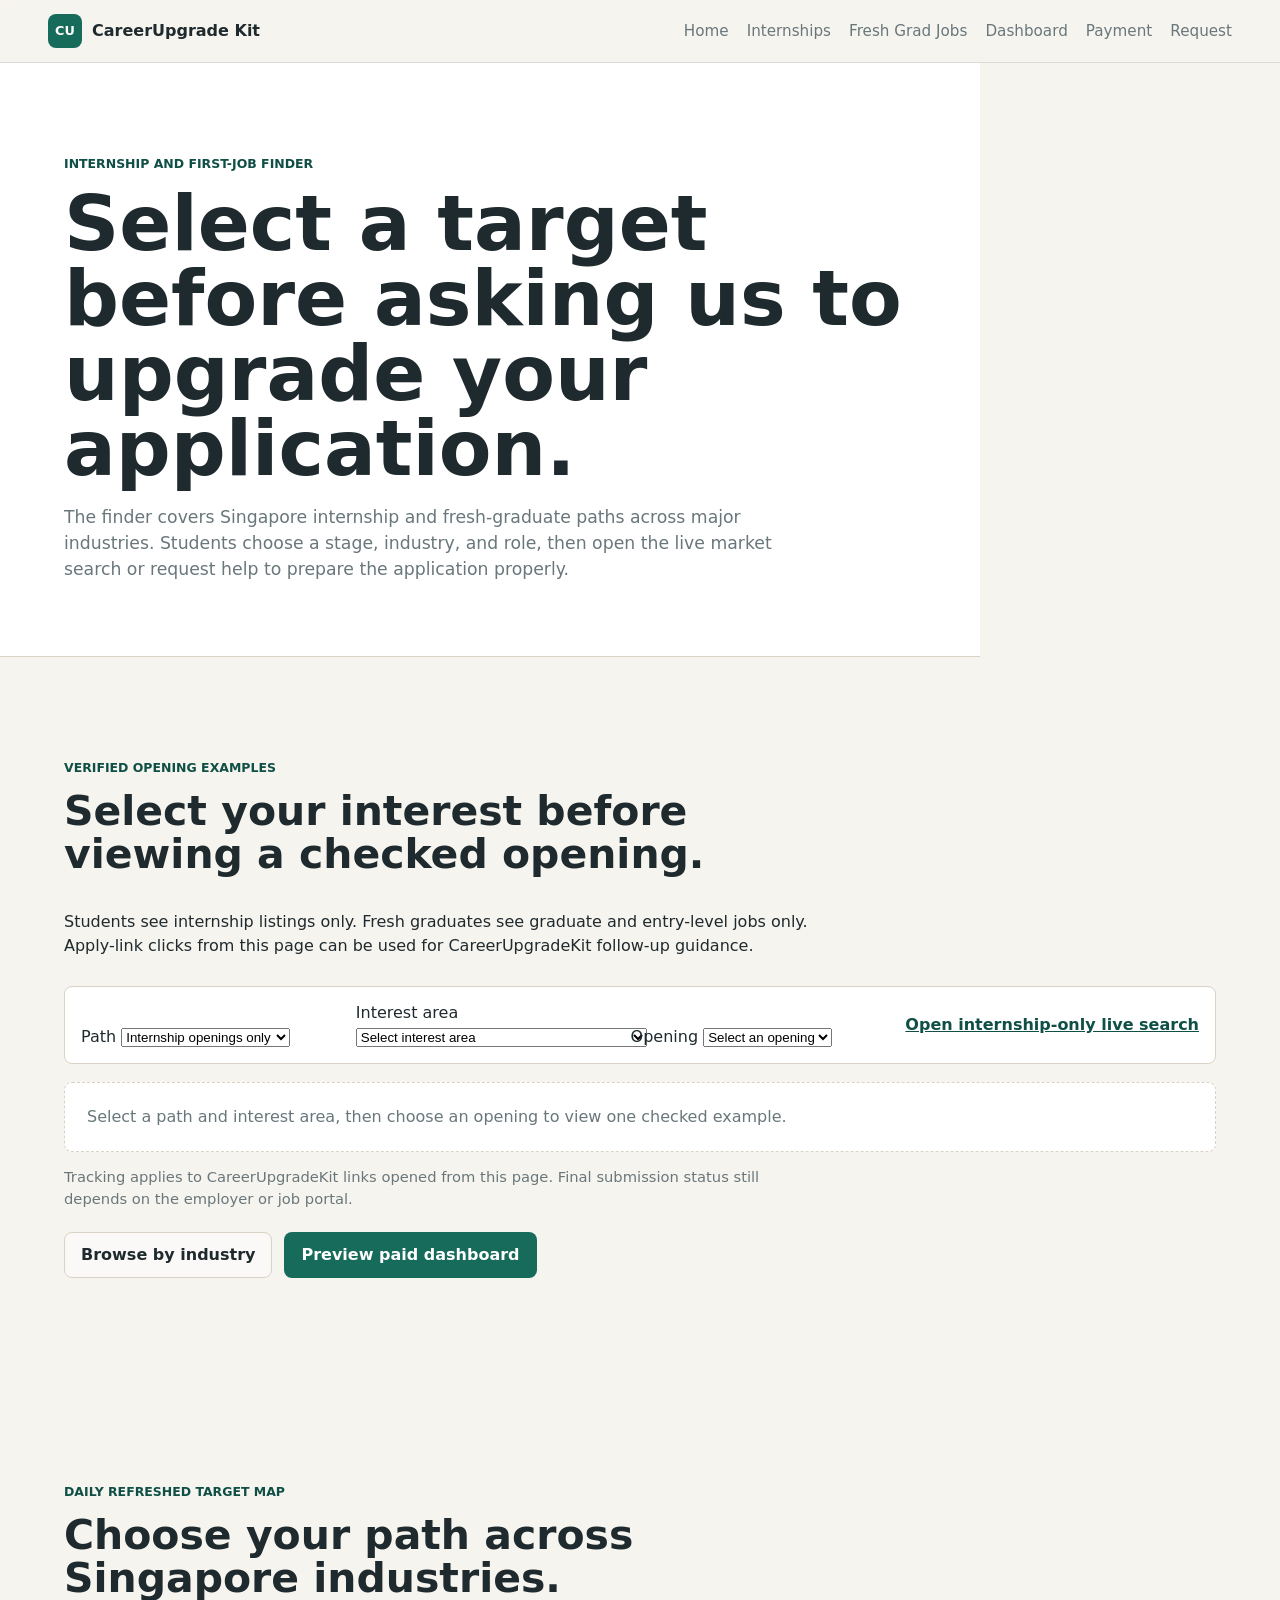
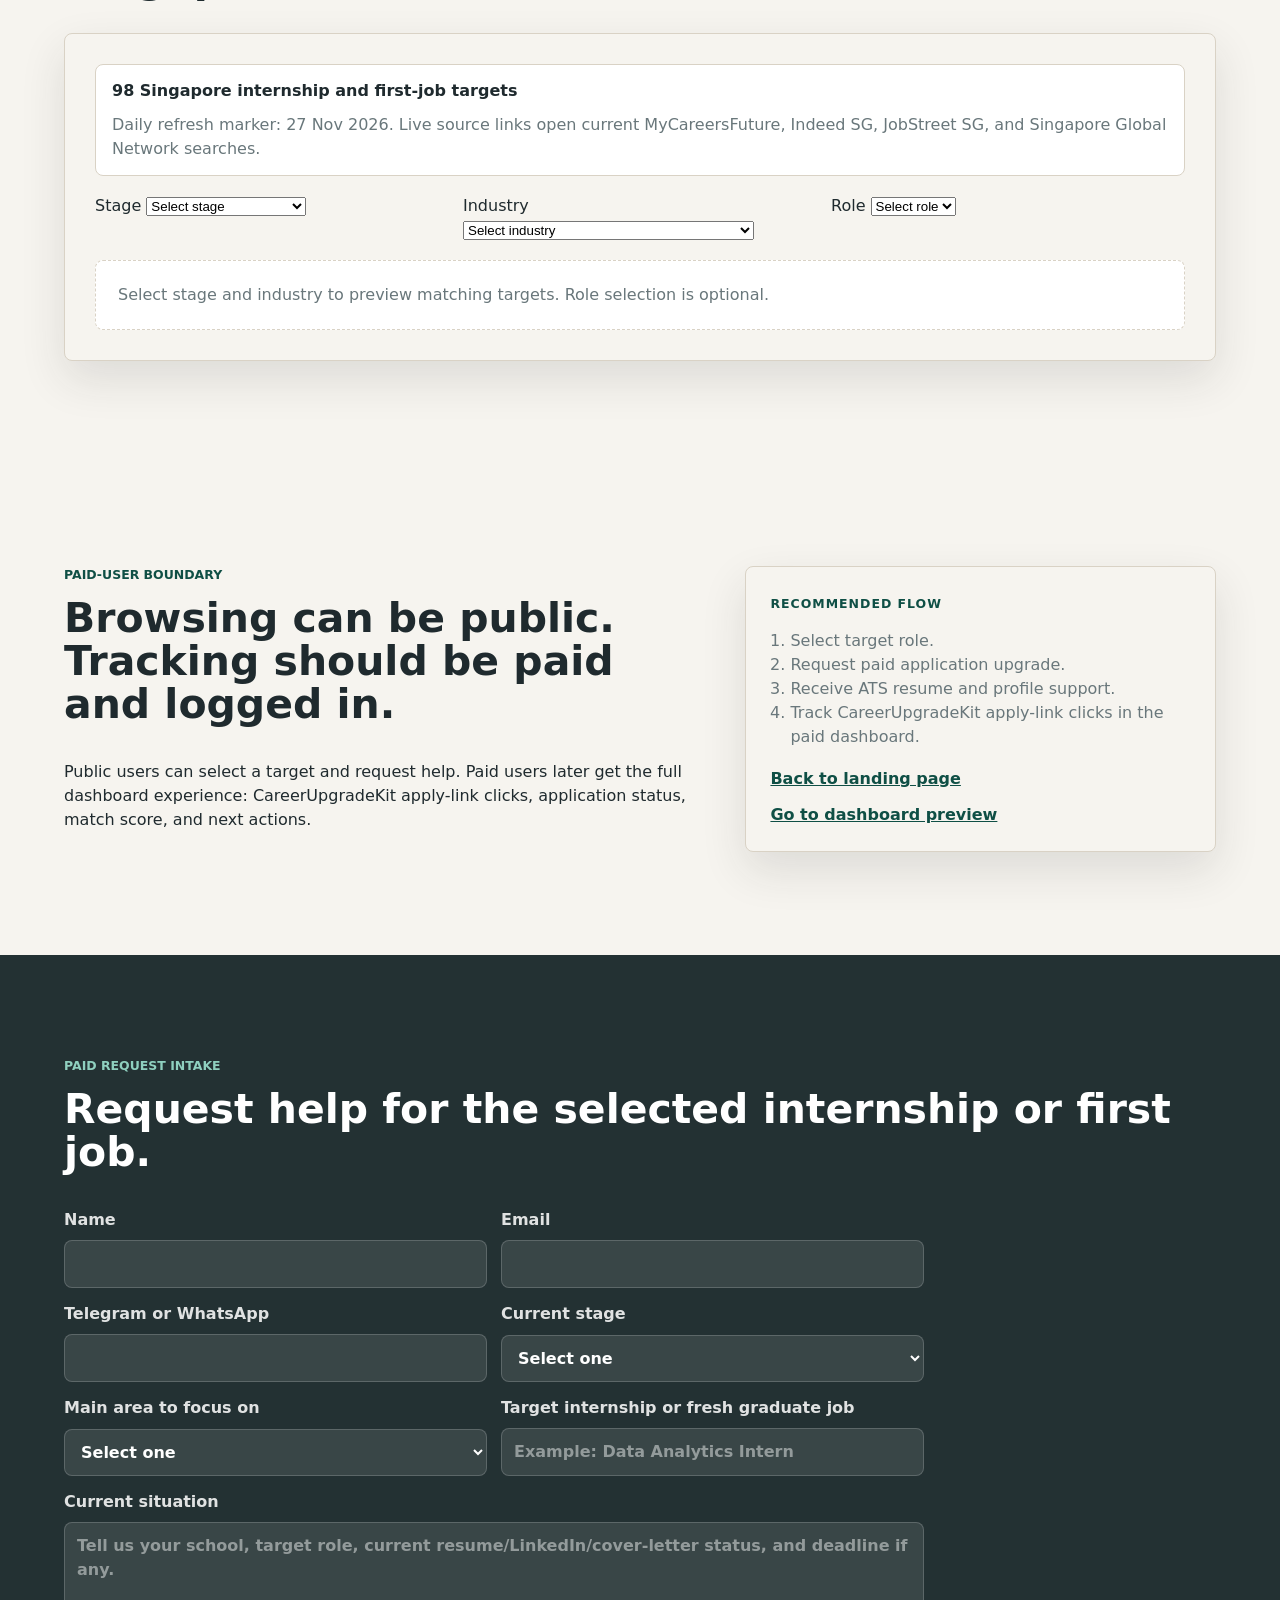
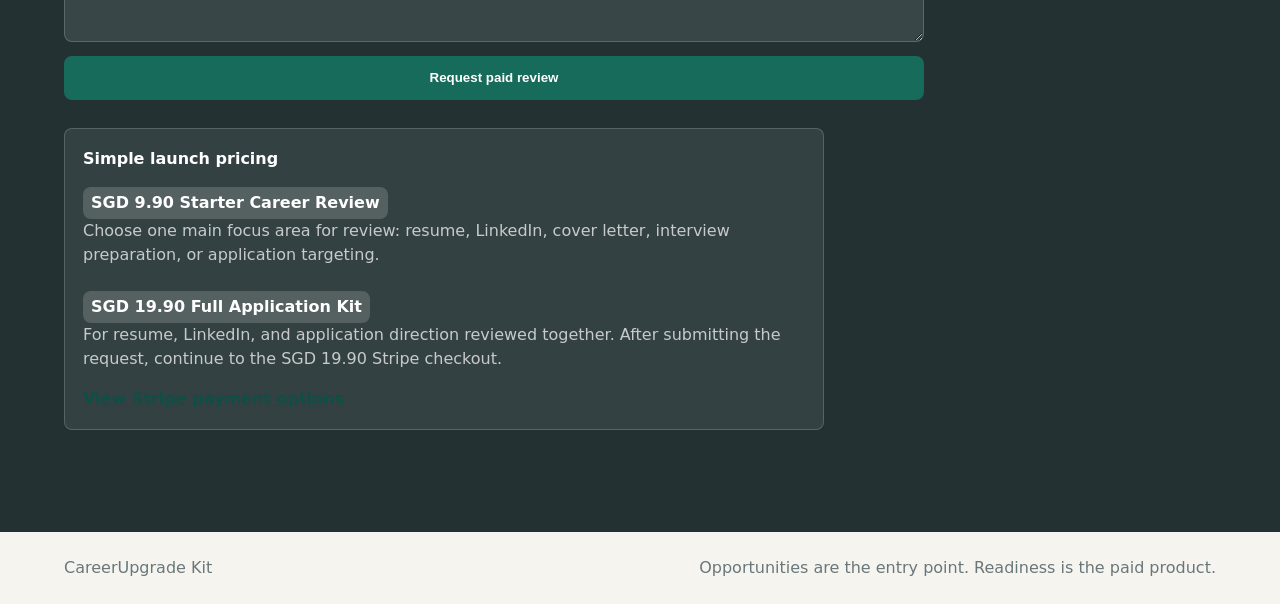
<file: opportunities.html>
<!doctype html>
<html lang="en">
  <head>
    <meta charset="utf-8" />
    <meta name="viewport" content="width=device-width, initial-scale=1" />
    <title>Singapore Internship & Fresh Graduate Opportunities | CareerUpgrade Kit</title>
    <meta
      name="description"
      content="Browse Singapore internship and fresh graduate job targets, then request resume, LinkedIn, cover letter, and interview support."
    />
    <link rel="canonical" href="https://careerupgradekit.com/opportunities.html" />
    <meta property="og:title" content="Singapore Internship & Fresh Graduate Opportunities | CareerUpgrade Kit" />
    <meta property="og:description" content="Browse Singapore internship and fresh graduate job targets with application support from CareerUpgrade Kit." />
    <meta property="og:url" content="https://careerupgradekit.com/opportunities.html" />
    <meta property="og:type" content="website" />
    <meta name="twitter:card" content="summary" />
    <link rel="stylesheet" href="styles.css" />
    <!-- Cloudflare Web Analytics -->
    <script
      defer
      src="https://static.cloudflareinsights.com/beacon.min.js"
      data-cf-beacon='{"token":"2de877d6c8a046c39613f50fc677ae10"}'
    ></script>
  </head>
  <body>
    <header class="topbar">
      <a class="brand" href="index.html" aria-label="CareerUpgrade Kit home">
        <span class="brand-mark">CU</span>
        <span>CareerUpgrade Kit</span>
      </a>
      <button class="nav-toggle" type="button" aria-expanded="false" aria-controls="site-nav">
        <span class="nav-toggle-lines" aria-hidden="true"></span>
        <span class="nav-toggle-label">Menu</span>
      </button>
      <nav class="nav" id="site-nav" aria-label="Main navigation">
        <a href="index.html">Home</a>
        <a href="internships-singapore.html">Internships</a>
        <a href="fresh-graduate-jobs-singapore.html">Fresh Grad Jobs</a>
        <a href="dashboard.html">Dashboard</a>
        <a href="payment.html">Payment</a>
        <a href="#request">Request</a>
      </nav>
    </header>

    <main>
      <section class="page-hero compact-hero">
        <p class="eyebrow">Internship and first-job finder</p>
        <h1>Select a target before asking us to upgrade your application.</h1>
        <p>
          The finder covers Singapore internship and fresh-graduate paths across
          major industries. Students choose a stage, industry, and role, then open
          the live market search or request help to prepare the application properly.
        </p>
      </section>

      <section class="section live-openings" id="live-openings">
        <div class="section-heading">
          <p class="eyebrow">Verified opening examples</p>
          <h2>Select your interest before viewing a checked opening.</h2>
          <p>
            Students see internship listings only. Fresh graduates see graduate and
            entry-level jobs only. Apply-link clicks from this page can be used for
            CareerUpgradeKit follow-up guidance.
          </p>
        </div>
        <div class="opening-filter" aria-label="Opening type">
          <label>
            Path
            <select id="opening-stage">
              <option value="internship">Internship openings only</option>
              <option value="first-job">Fresh graduate jobs only</option>
            </select>
          </label>
          <label>
            Interest area
            <select id="opening-interest">
              <option value="">Select interest area</option>
            </select>
          </label>
          <label>
            Opening
            <select id="opening-choice">
              <option value="">Select an opening</option>
            </select>
          </label>
          <a class="text-button" id="opening-live-search" href="https://www.mycareersfuture.gov.sg/search?employmentType=Internship%2FAttachment&page=0&search=intern&sortBy=new_posting_date" target="_blank" rel="noreferrer">Open matching live search</a>
        </div>
        <div class="results-empty" id="opening-empty">
          Select a path and interest area, then choose an opening to view one checked example.
        </div>
        <div class="opening-grid" id="opening-grid" aria-live="polite"></div>
        <p class="tracking-note">
          Tracking applies to CareerUpgradeKit links opened from this page. Final
          submission status still depends on the employer or job portal.
        </p>
        <div class="page-actions">
          <a class="button secondary" href="#opportunities">Browse by industry</a>
          <a class="button primary" href="dashboard.html">Preview paid dashboard</a>
        </div>
      </section>

      <section class="section opportunities" id="opportunities">
        <div class="section-heading">
          <p class="eyebrow">Daily refreshed target map</p>
          <h2>Choose your path across Singapore industries.</h2>
        </div>

        <div class="opportunity-tool">
          <div class="market-status" aria-label="Opportunity refresh status">
            <strong id="market-count">Loading Singapore opportunity targets</strong>
            <span id="market-updated">Daily refresh marker loading.</span>
          </div>
          <div class="finder-controls">
            <label>
              Stage
              <select id="finder-stage">
                <option value="">Select stage</option>
                <option value="internship">Internship</option>
                <option value="first-job">Fresh graduate first job</option>
              </select>
            </label>
            <label>
              Industry
              <select id="finder-industry">
                <option value="">Select industry</option>
              </select>
            </label>
            <label>
              Role
              <select id="finder-role">
                <option value="">Select role</option>
              </select>
            </label>
          </div>
          <div class="results-empty" id="results-empty">
            Select stage and industry to preview matching targets. Role selection is optional.
          </div>
          <div class="listing-grid" id="listing-grid" aria-live="polite"></div>
        </div>
      </section>

      <section class="section split-section">
        <div>
          <p class="eyebrow">Paid-user boundary</p>
          <h2>Browsing can be public. Tracking should be paid and logged in.</h2>
          <p>
            Public users can select a target and request help. Paid users later get
            the full dashboard experience: CareerUpgradeKit apply-link clicks,
            application status, match score, and next actions.
          </p>
        </div>
        <div class="stacked-card">
          <span>Recommended flow</span>
          <ol>
            <li>Select target role.</li>
            <li>Request paid application upgrade.</li>
            <li>Receive ATS resume and profile support.</li>
            <li>Track CareerUpgradeKit apply-link clicks in the paid dashboard.</li>
          </ol>
          <div class="inline-actions">
            <a class="text-button" href="index.html">Back to landing page</a>
            <a class="text-button" href="dashboard.html">Go to dashboard preview</a>
          </div>
        </div>
      </section>

      <section class="section contact" id="request">
        <div>
          <p class="eyebrow">Paid request intake</p>
          <h2>Request help for the selected internship or first job.</h2>
          <form class="lead-form" action="https://formsubmit.co/careerupgradekit@gmail.com" method="POST">
            <input type="hidden" name="_subject" value="CareerUpgrade Kit opportunity request" />
            <input type="hidden" name="_captcha" value="false" />
            <input type="hidden" name="_template" value="table" />
            <input type="hidden" name="_next" value="https://careerupgradekit.com/payment.html" />
            <input type="hidden" name="source" value="direct" />
            <input type="hidden" name="page_url" value="" />
            <input type="hidden" name="referrer" value="" />
            <input type="hidden" name="tracked_application_links" id="tracked-application-links" value="" />
            <input type="hidden" name="latest_tracked_application_link" id="latest-tracked-application-link" value="" />
            <input type="text" name="_honey" tabindex="-1" autocomplete="off" aria-hidden="true" />

            <label>
              Name
              <input name="name" type="text" autocomplete="name" required />
            </label>
            <label>
              Email
              <input name="email" type="email" autocomplete="email" required />
            </label>
            <label>
              Telegram or WhatsApp
              <input name="contact" type="text" autocomplete="tel" required />
            </label>
            <label>
              Current stage
              <select name="stage" id="request-stage" required>
                <option value="">Select one</option>
                <option>Current student applying for internships</option>
                <option>Fresh graduate applying for first job</option>
                <option>Parent asking for a student or graduate</option>
              </select>
            </label>
            <label>
              Main area to focus on
              <select name="help_needed" required>
                <option value="">Select one</option>
                <option>ATS resume upgrade - Starter Career Review, SGD 9.90</option>
                <option>LinkedIn profile upgrade - Starter Career Review, SGD 9.90</option>
                <option>Cover letter direction - Starter Career Review, SGD 9.90</option>
                <option>Interview preparation - Starter Career Review, SGD 9.90</option>
                <option>Full application kit - SGD 19.90</option>
              </select>
            </label>
            <label>
              Target internship or fresh graduate job
              <input name="target_path" id="target-path" type="text" placeholder="Example: Data Analytics Intern" required />
            </label>
            <label class="full">
              Current situation
              <textarea
                name="target_role_or_situation"
                rows="4"
                placeholder="Tell us your school, target role, current resume/LinkedIn/cover-letter status, and deadline if any."
                required
              ></textarea>
            </label>
            <button class="button primary" type="submit">Request paid review</button>
          </form>
          <div class="join-box">
            <strong>Simple launch pricing</strong>
            <span>SGD 9.90 Starter Career Review</span>
            <p>
              Choose one main focus area for review: resume, LinkedIn, cover
              letter, interview preparation, or application targeting.
            </p>
            <span>SGD 19.90 Full Application Kit</span>
            <p>
              For resume, LinkedIn, and application direction reviewed together.
              After submitting the request, continue to the SGD 19.90 Stripe checkout.
            </p>
            <a class="text-button" href="payment.html">View Stripe payment options</a>
          </div>
        </div>
      </section>
    </main>

    <footer class="footer">
      <span>CareerUpgrade Kit</span>
      <span>Opportunities are the entry point. Readiness is the paid product.</span>
    </footer>

    <script src="stripe-config.js"></script>
    <script src="script.js?v=opportunities-20261123"></script>
  </body>
</html>
</file>
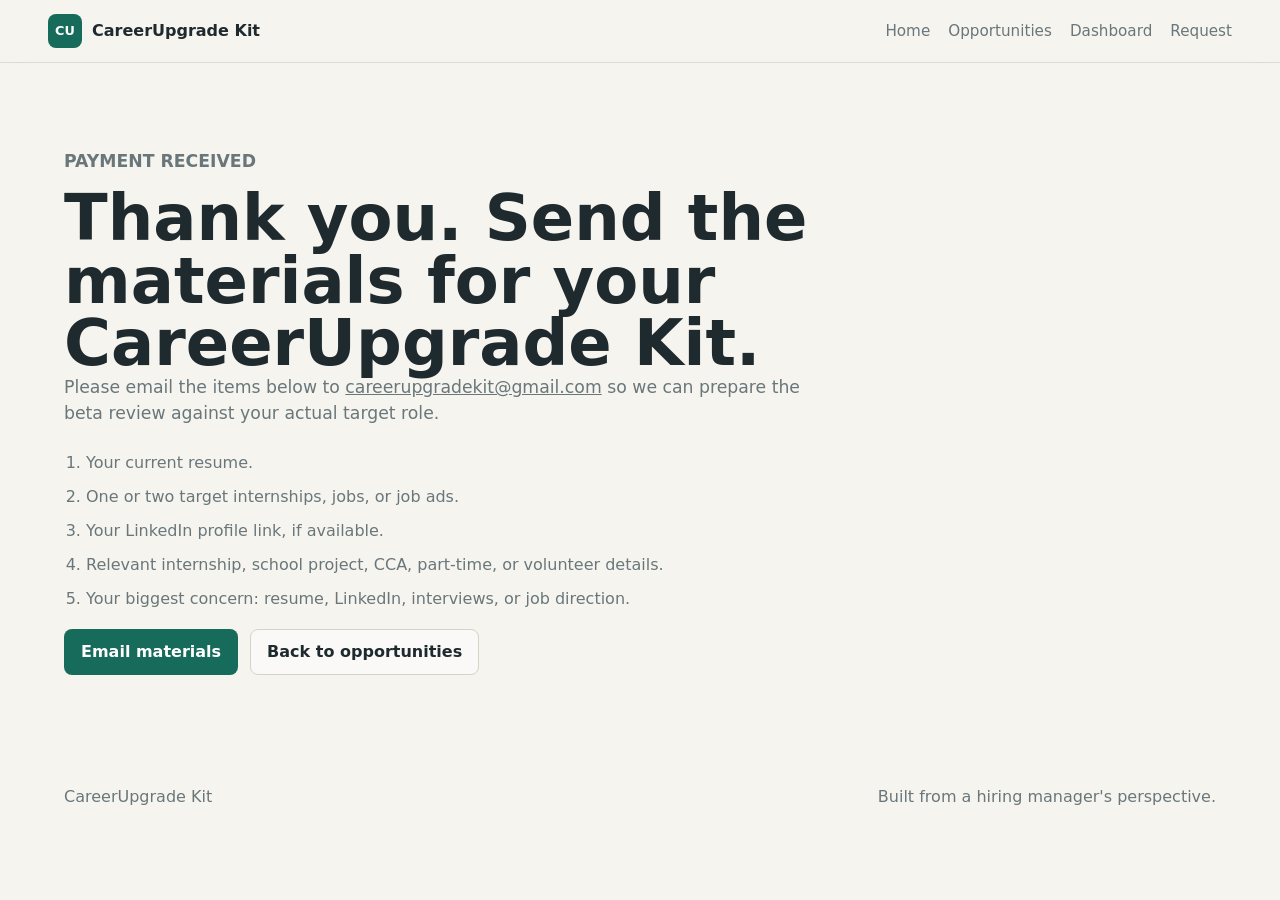
<file: payment-success.html>
<!doctype html>
<html lang="en">
  <head>
    <meta charset="utf-8" />
    <meta name="viewport" content="width=device-width, initial-scale=1" />
    <title>Payment Received - CareerUpgrade Kit</title>
    <meta
      name="description"
      content="Next steps after CareerUpgrade Kit payment."
    />
    <meta name="robots" content="noindex, follow" />
    <link rel="canonical" href="https://careerupgradekit.com/payment-success.html" />
    <meta property="og:title" content="Payment Received - CareerUpgrade Kit" />
    <meta property="og:description" content="Next steps after CareerUpgrade Kit payment." />
    <meta property="og:url" content="https://careerupgradekit.com/payment-success.html" />
    <meta property="og:type" content="website" />
    <meta name="twitter:card" content="summary" />
    <link rel="stylesheet" href="styles.css" />
    <!-- Cloudflare Web Analytics -->
    <script
      defer
      src="https://static.cloudflareinsights.com/beacon.min.js"
      data-cf-beacon='{"token":"2de877d6c8a046c39613f50fc677ae10"}'
    ></script>
  </head>
  <body>
    <header class="topbar">
      <a class="brand" href="index.html" aria-label="CareerUpgrade Kit home">
        <span class="brand-mark">CU</span>
        <span>CareerUpgrade Kit</span>
      </a>
      <button class="nav-toggle" type="button" aria-expanded="false" aria-controls="site-nav">
        <span class="nav-toggle-lines" aria-hidden="true"></span>
        <span class="nav-toggle-label">Menu</span>
      </button>
      <nav class="nav" id="site-nav" aria-label="Main navigation">
        <a href="index.html">Home</a>
        <a href="opportunities.html">Opportunities</a>
        <a href="dashboard.html">Dashboard</a>
        <a href="index.html#request">Request</a>
      </nav>
    </header>

    <main id="top">
      <section class="payment-hero payment-success">
        <div class="payment-copy">
          <p class="eyebrow">Payment received</p>
          <h1>Thank you. Send the materials for your CareerUpgrade Kit.</h1>
          <p>
            Please email the items below to
            <a href="mailto:careerupgradekit@gmail.com">careerupgradekit@gmail.com</a>
            so we can prepare the beta review against your actual target role.
          </p>
          <ol class="next-list">
            <li>Your current resume.</li>
            <li>One or two target internships, jobs, or job ads.</li>
            <li>Your LinkedIn profile link, if available.</li>
            <li>Relevant internship, school project, CCA, part-time, or volunteer details.</li>
            <li>Your biggest concern: resume, LinkedIn, interviews, or job direction.</li>
          </ol>
          <div class="inline-actions">
            <a class="button primary" href="mailto:careerupgradekit@gmail.com?subject=CareerUpgrade%20Kit%20materials">
              Email materials
            </a>
            <a class="button secondary" href="opportunities.html">Back to opportunities</a>
          </div>
        </div>
      </section>
    </main>

    <footer class="footer">
      <span>CareerUpgrade Kit</span>
      <span>Built from a hiring manager's perspective.</span>
    </footer>

    <script src="script.js?v=launch-final-20260716"></script>
  </body>
</html>
</file>
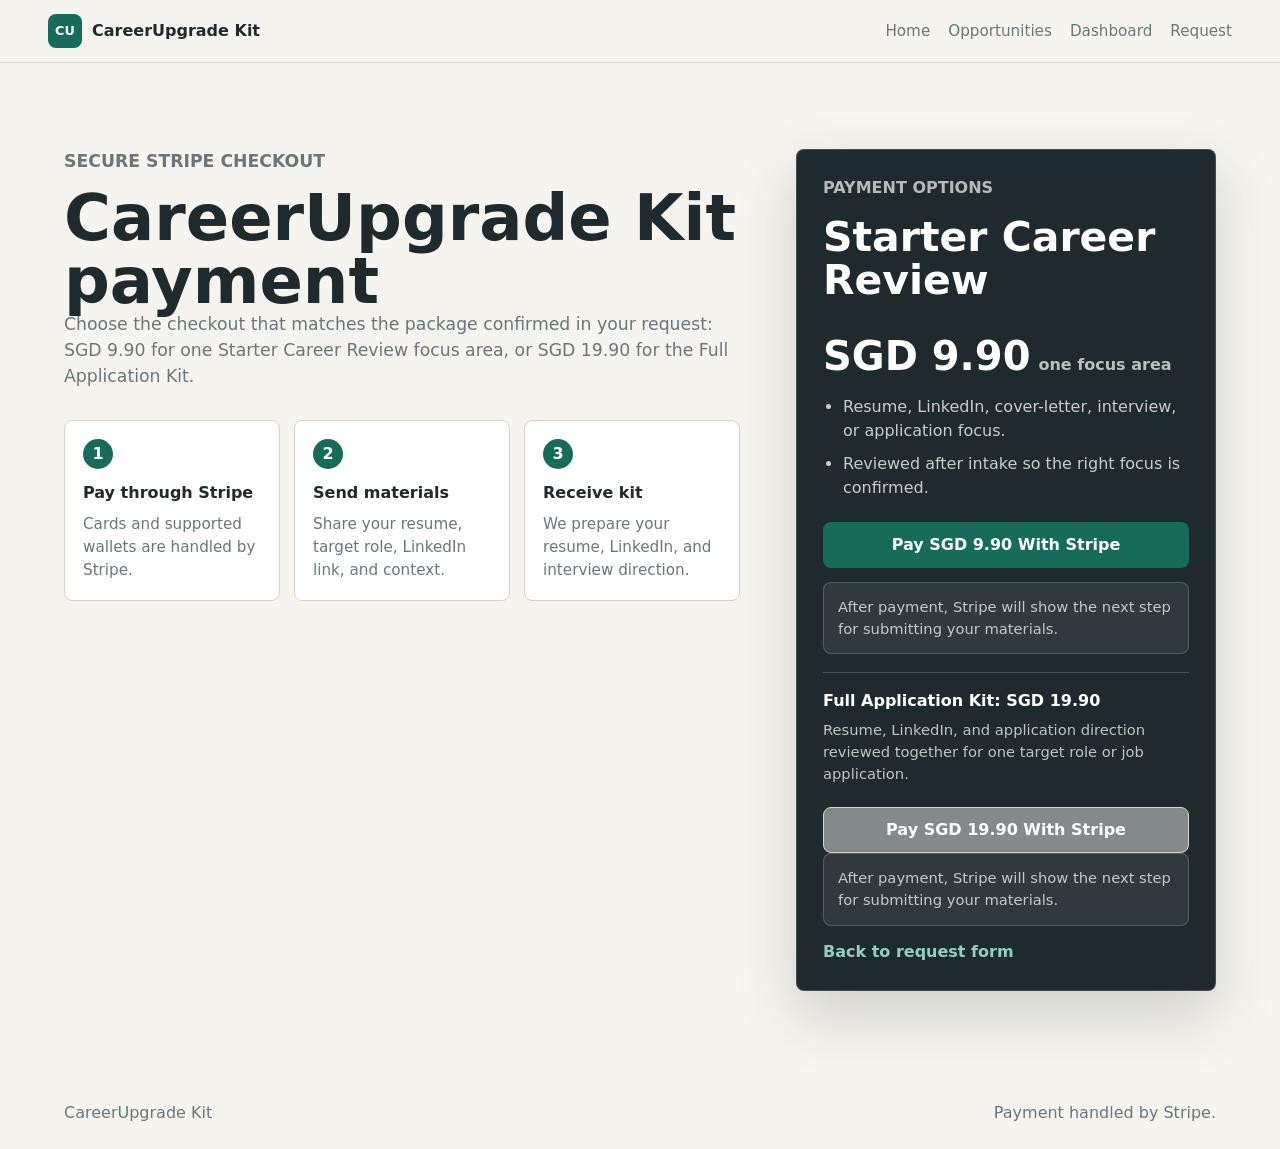
<file: payment.html>
<!doctype html>
<html lang="en">
  <head>
    <meta charset="utf-8" />
    <meta name="viewport" content="width=device-width, initial-scale=1" />
    <title>Pay for CareerUpgrade Kit</title>
    <meta
      name="description"
      content="Pay for CareerUpgrade Kit through Stripe's hosted checkout."
    />
    <meta name="robots" content="noindex, follow" />
    <link rel="canonical" href="https://careerupgradekit.com/payment.html" />
    <meta property="og:title" content="Pay for CareerUpgrade Kit" />
    <meta property="og:description" content="Pay for CareerUpgrade Kit through Stripe hosted checkout." />
    <meta property="og:url" content="https://careerupgradekit.com/payment.html" />
    <meta property="og:type" content="website" />
    <meta name="twitter:card" content="summary" />
    <link rel="stylesheet" href="styles.css" />
    <!-- Cloudflare Web Analytics -->
    <script
      defer
      src="https://static.cloudflareinsights.com/beacon.min.js"
      data-cf-beacon='{"token":"2de877d6c8a046c39613f50fc677ae10"}'
    ></script>
  </head>
  <body>
    <header class="topbar">
      <a class="brand" href="index.html" aria-label="CareerUpgrade Kit home">
        <span class="brand-mark">CU</span>
        <span>CareerUpgrade Kit</span>
      </a>
      <button class="nav-toggle" type="button" aria-expanded="false" aria-controls="site-nav">
        <span class="nav-toggle-lines" aria-hidden="true"></span>
        <span class="nav-toggle-label">Menu</span>
      </button>
      <nav class="nav" id="site-nav" aria-label="Main navigation">
        <a href="index.html">Home</a>
        <a href="opportunities.html">Opportunities</a>
        <a href="dashboard.html">Dashboard</a>
        <a href="index.html#request">Request</a>
      </nav>
    </header>

    <main id="top">
      <section class="payment-hero">
        <div class="payment-copy">
          <p class="eyebrow">Secure Stripe checkout</p>
          <h1>CareerUpgrade Kit payment</h1>
          <p>
            Choose the checkout that matches the package confirmed in your
            request: SGD 9.90 for one Starter Career Review focus area, or SGD
            19.90 for the Full Application Kit.
          </p>
          <div class="payment-steps" aria-label="Payment flow">
            <div>
              <span>1</span>
              <strong>Pay through Stripe</strong>
              <p>Cards and supported wallets are handled by Stripe.</p>
            </div>
            <div>
              <span>2</span>
              <strong>Send materials</strong>
              <p>Share your resume, target role, LinkedIn link, and context.</p>
            </div>
            <div>
              <span>3</span>
              <strong>Receive kit</strong>
              <p>We prepare your resume, LinkedIn, and interview direction.</p>
            </div>
          </div>
        </div>

        <aside class="payment-card" aria-label="Order summary">
          <p class="panel-label">Payment options</p>
          <h2>Starter Career Review</h2>
          <div class="price-line">
            <strong>SGD 9.90</strong>
            <span>one focus area</span>
          </div>
          <ul>
            <li>Resume, LinkedIn, cover-letter, interview, or application focus.</li>
            <li>Reviewed after intake so the right focus is confirmed.</li>
          </ul>
          <a class="button primary disabled" id="stripe-starter-pay-button" href="#" aria-disabled="true">
            Stripe Payment Link Not Connected
          </a>
          <p class="setup-note" id="stripe-starter-setup-note">
            Stripe setup pending: add the live Payment Link URL in
            <strong>stripe-config.js</strong>.
          </p>
          <div class="payment-tier-note">
            <strong>Full Application Kit: SGD 19.90</strong>
            <p>
              Resume, LinkedIn, and application direction reviewed together for
              one target role or job application.
            </p>
            <a class="button secondary disabled" id="stripe-full-kit-pay-button" href="#" aria-disabled="true">
              Stripe Payment Link Not Connected
            </a>
            <p class="setup-note" id="stripe-full-kit-setup-note">
              Stripe setup pending: add the live Full Application Kit Payment
              Link URL in <strong>stripe-config.js</strong>.
            </p>
          </div>
          <a class="text-button" href="index.html#request">Back to request form</a>
        </aside>
      </section>
    </main>

    <footer class="footer">
      <span>CareerUpgrade Kit</span>
      <span>Payment handled by Stripe.</span>
    </footer>

    <script src="stripe-config.js"></script>
    <script src="script.js?v=launch-final-20260716"></script>
  </body>
</html>
</file>
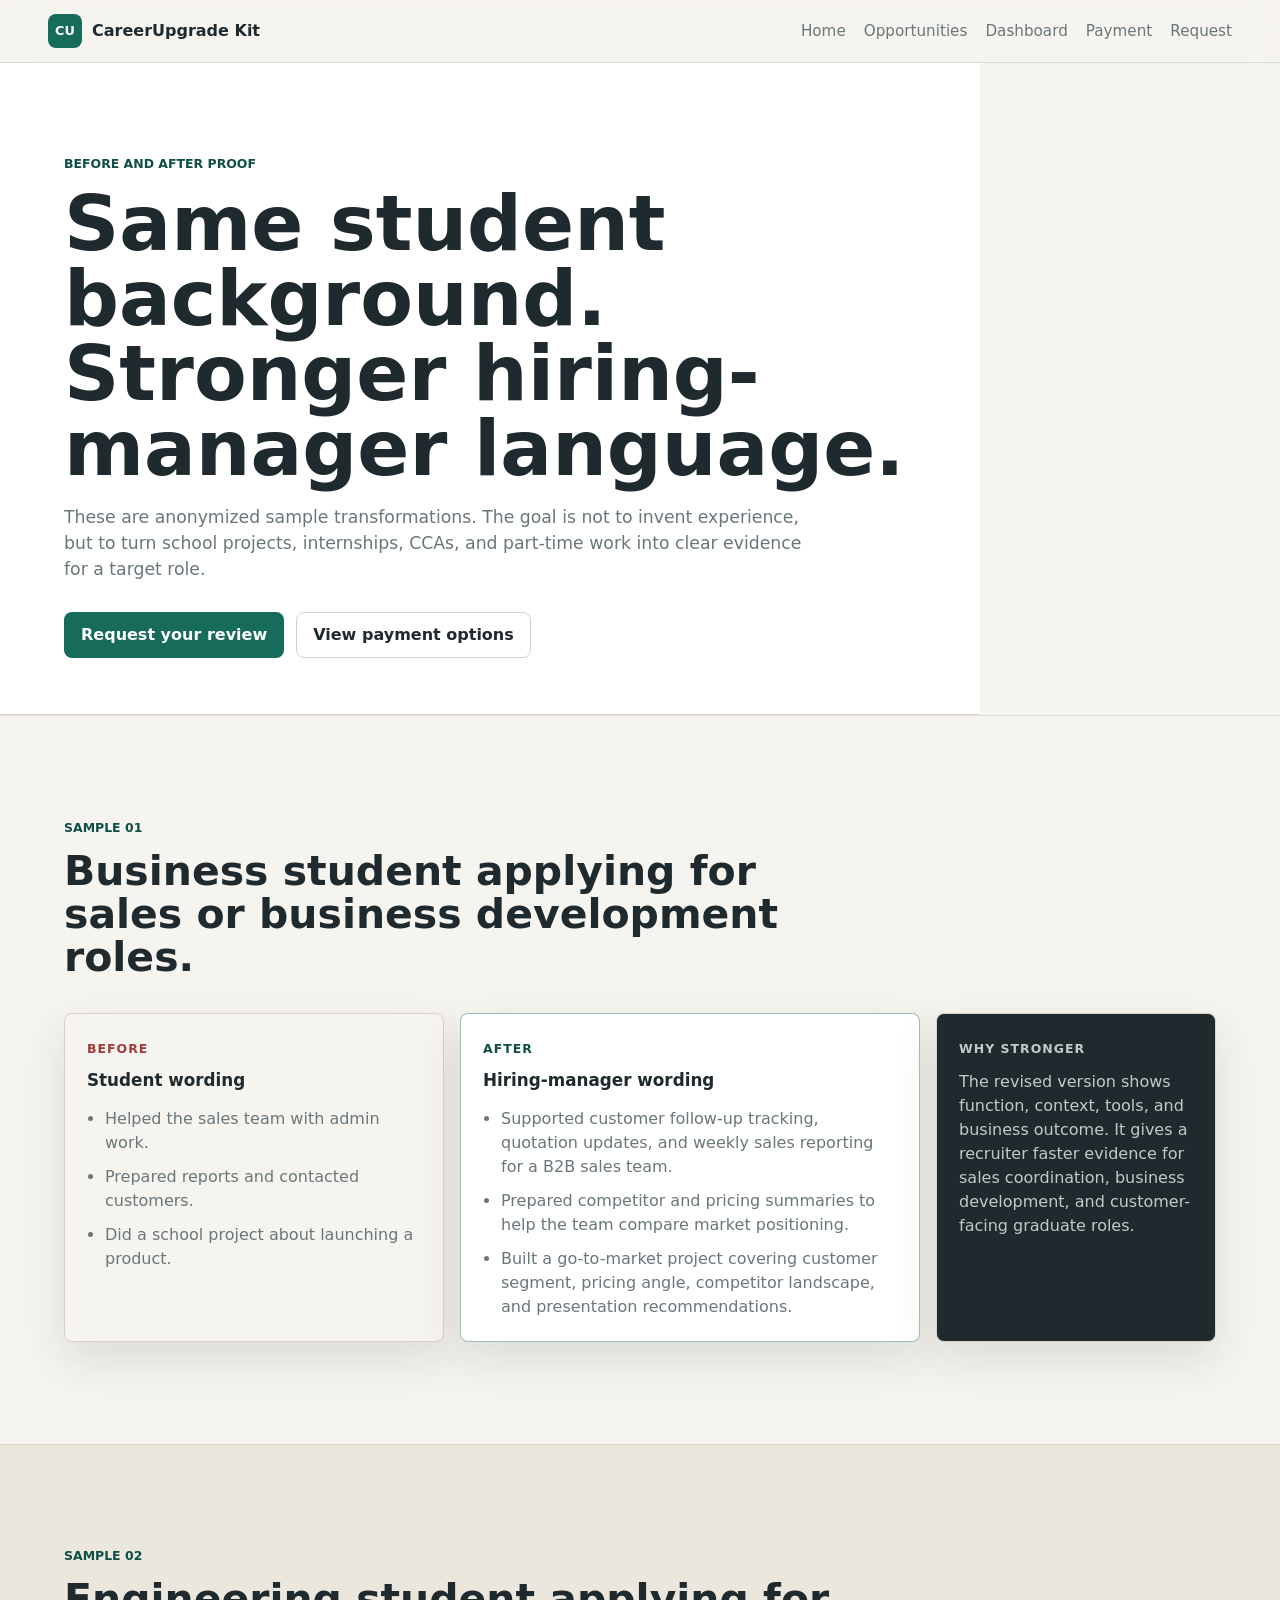
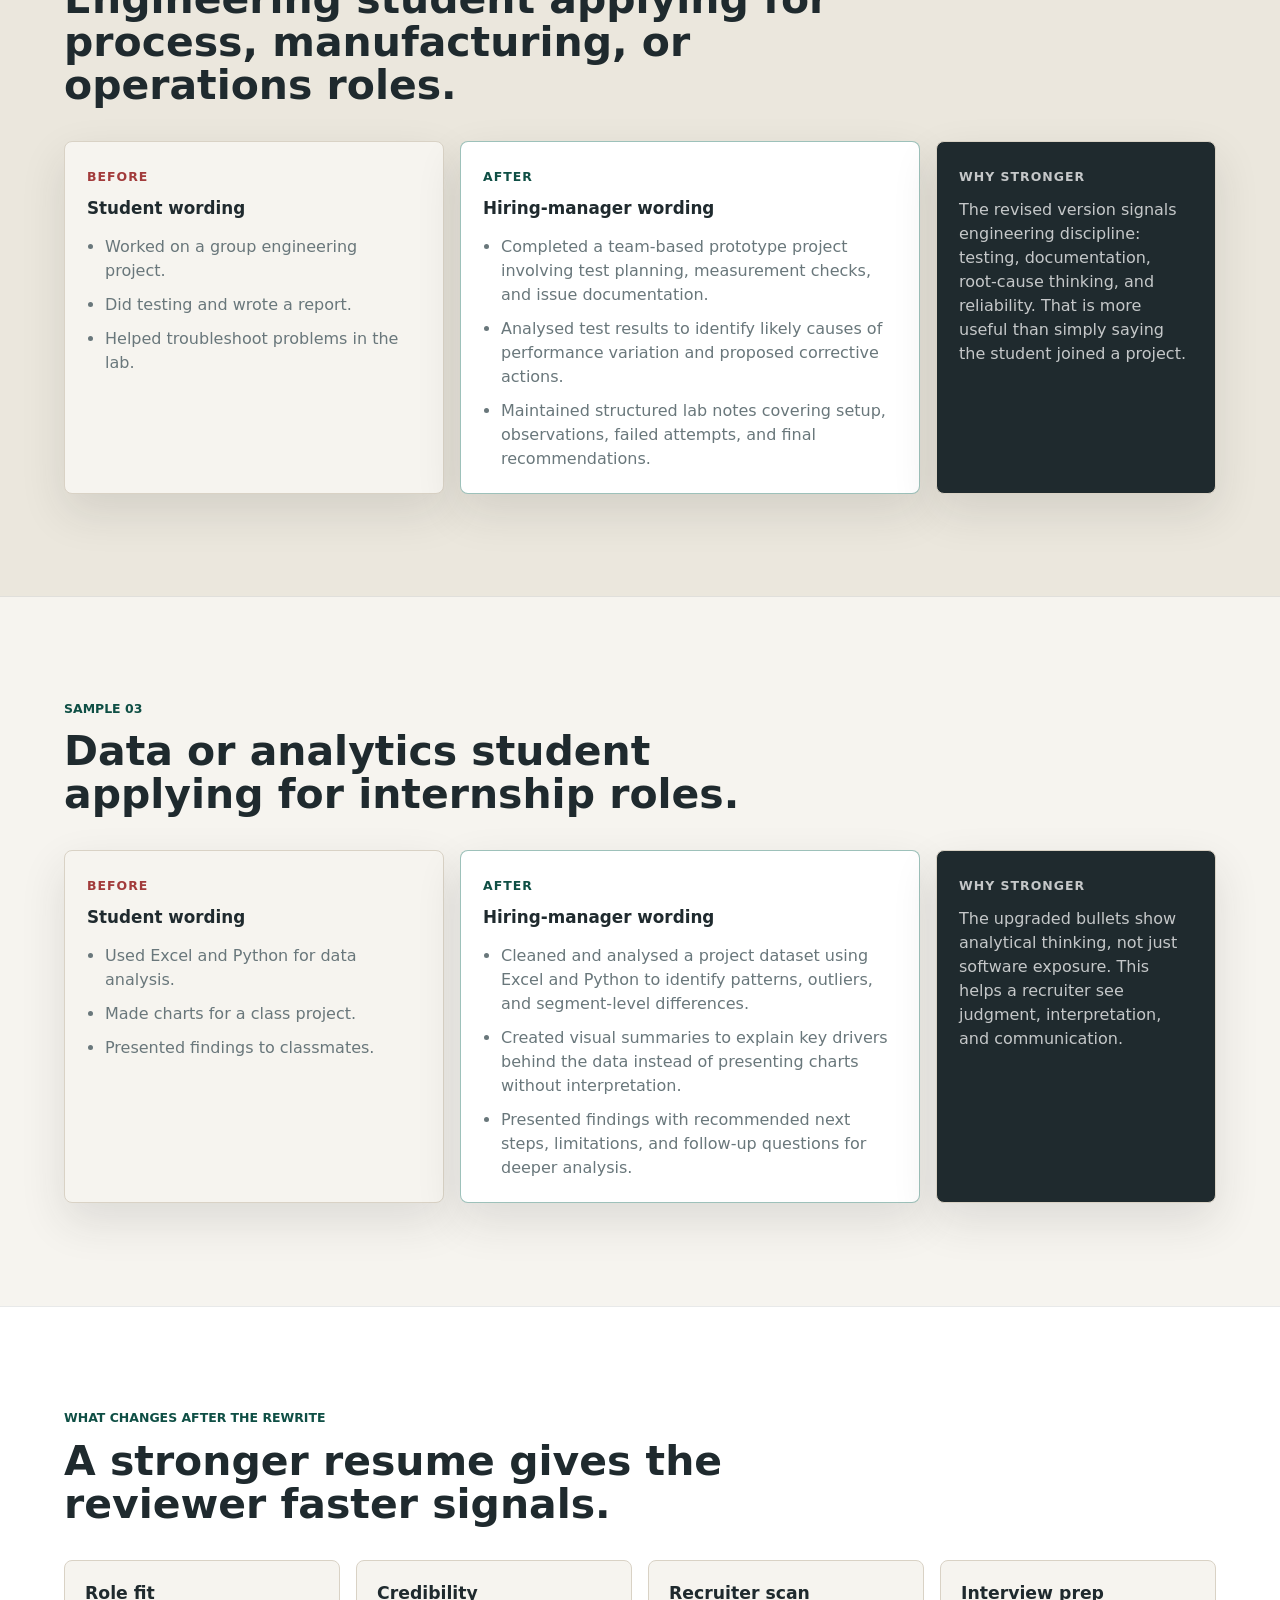
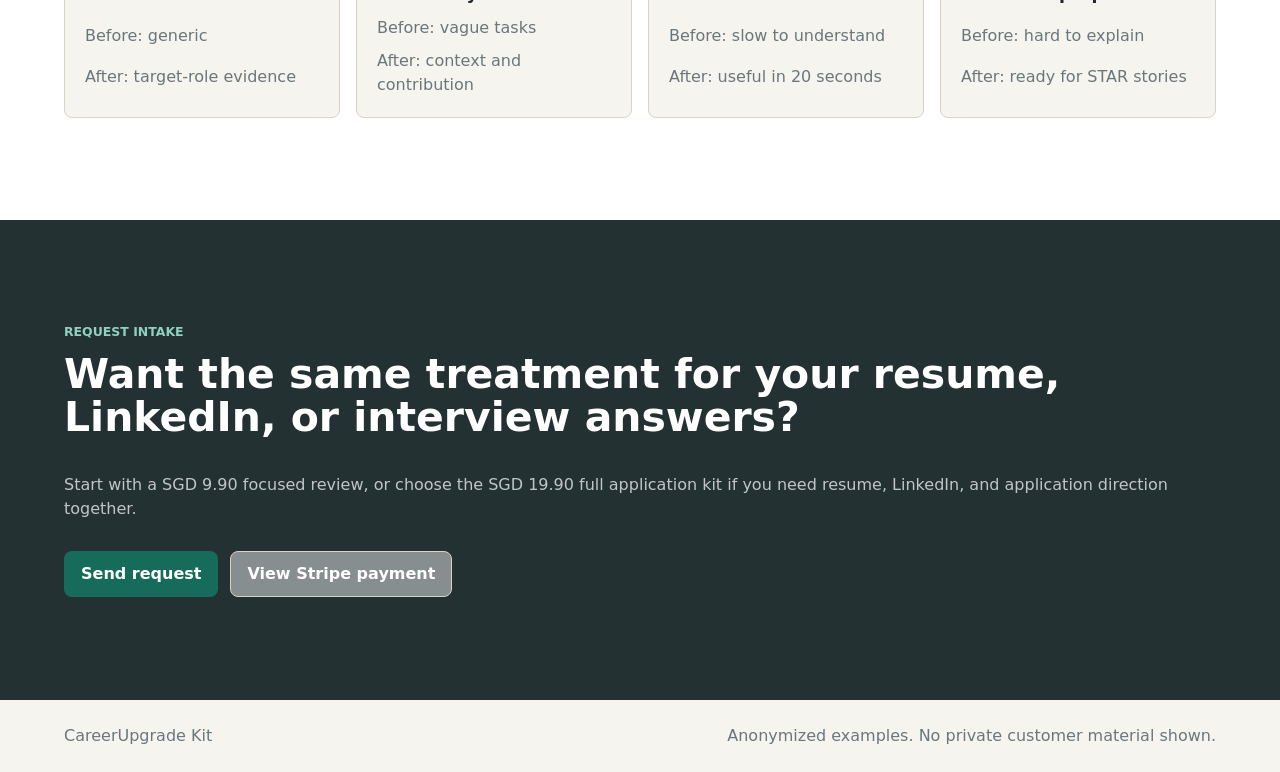
<file: proof.html>
<!doctype html>
<html lang="en">
  <head>
    <meta charset="utf-8" />
    <meta name="viewport" content="width=device-width, initial-scale=1" />
    <title>Before and After Resume Proof | CareerUpgrade Kit</title>
    <meta
      name="description"
      content="Anonymized before and after resume transformations for students and fresh graduates applying for internships and first jobs."
    />
    <link rel="canonical" href="https://careerupgradekit.com/proof.html" />
    <meta property="og:title" content="Before and After Resume Proof | CareerUpgrade Kit" />
    <meta property="og:description" content="Before and after resume transformations for Singapore students and fresh graduates." />
    <meta property="og:url" content="https://careerupgradekit.com/proof.html" />
    <meta property="og:type" content="article" />
    <meta name="twitter:card" content="summary" />
    <link rel="stylesheet" href="styles.css" />
    <!-- Cloudflare Web Analytics -->
    <script
      defer
      src="https://static.cloudflareinsights.com/beacon.min.js"
      data-cf-beacon='{"token":"2de877d6c8a046c39613f50fc677ae10"}'
    ></script>
  </head>
  <body>
    <header class="topbar">
      <a class="brand" href="index.html" aria-label="CareerUpgrade Kit home">
        <span class="brand-mark">CU</span>
        <span>CareerUpgrade Kit</span>
      </a>
      <button class="nav-toggle" type="button" aria-expanded="false" aria-controls="site-nav">
        <span class="nav-toggle-lines" aria-hidden="true"></span>
        <span class="nav-toggle-label">Menu</span>
      </button>
      <nav class="nav" id="site-nav" aria-label="Main navigation">
        <a href="index.html">Home</a>
        <a href="opportunities.html">Opportunities</a>
        <a href="dashboard.html">Dashboard</a>
        <a href="payment.html">Payment</a>
        <a href="index.html#request">Request</a>
      </nav>
    </header>

    <main>
      <section class="page-hero compact-hero proof-hero">
        <p class="eyebrow">Before and after proof</p>
        <h1>Same student background. Stronger hiring-manager language.</h1>
        <p>
          These are anonymized sample transformations. The goal is not to invent
          experience, but to turn school projects, internships, CCAs, and part-time
          work into clear evidence for a target role.
        </p>
        <div class="hero-actions">
          <a class="button primary" href="index.html#request">Request your review</a>
          <a class="button secondary" href="payment.html">View payment options</a>
        </div>
      </section>

      <section class="section proof-lab">
        <div class="section-heading">
          <p class="eyebrow">Sample 01</p>
          <h2>Business student applying for sales or business development roles.</h2>
        </div>
        <div class="proof-case">
          <article class="proof-pane weak">
            <span>Before</span>
            <h3>Student wording</h3>
            <ul>
              <li>Helped the sales team with admin work.</li>
              <li>Prepared reports and contacted customers.</li>
              <li>Did a school project about launching a product.</li>
            </ul>
          </article>
          <article class="proof-pane strong">
            <span>After</span>
            <h3>Hiring-manager wording</h3>
            <ul>
              <li>Supported customer follow-up tracking, quotation updates, and weekly sales reporting for a B2B sales team.</li>
              <li>Prepared competitor and pricing summaries to help the team compare market positioning.</li>
              <li>Built a go-to-market project covering customer segment, pricing angle, competitor landscape, and presentation recommendations.</li>
            </ul>
          </article>
          <aside class="proof-explain">
            <span>Why stronger</span>
            <p>
              The revised version shows function, context, tools, and business outcome.
              It gives a recruiter faster evidence for sales coordination, business
              development, and customer-facing graduate roles.
            </p>
          </aside>
        </div>
      </section>

      <section class="section proof-lab alt">
        <div class="section-heading">
          <p class="eyebrow">Sample 02</p>
          <h2>Engineering student applying for process, manufacturing, or operations roles.</h2>
        </div>
        <div class="proof-case">
          <article class="proof-pane weak">
            <span>Before</span>
            <h3>Student wording</h3>
            <ul>
              <li>Worked on a group engineering project.</li>
              <li>Did testing and wrote a report.</li>
              <li>Helped troubleshoot problems in the lab.</li>
            </ul>
          </article>
          <article class="proof-pane strong">
            <span>After</span>
            <h3>Hiring-manager wording</h3>
            <ul>
              <li>Completed a team-based prototype project involving test planning, measurement checks, and issue documentation.</li>
              <li>Analysed test results to identify likely causes of performance variation and proposed corrective actions.</li>
              <li>Maintained structured lab notes covering setup, observations, failed attempts, and final recommendations.</li>
            </ul>
          </article>
          <aside class="proof-explain">
            <span>Why stronger</span>
            <p>
              The revised version signals engineering discipline: testing, documentation,
              root-cause thinking, and reliability. That is more useful than simply saying
              the student joined a project.
            </p>
          </aside>
        </div>
      </section>

      <section class="section proof-lab">
        <div class="section-heading">
          <p class="eyebrow">Sample 03</p>
          <h2>Data or analytics student applying for internship roles.</h2>
        </div>
        <div class="proof-case">
          <article class="proof-pane weak">
            <span>Before</span>
            <h3>Student wording</h3>
            <ul>
              <li>Used Excel and Python for data analysis.</li>
              <li>Made charts for a class project.</li>
              <li>Presented findings to classmates.</li>
            </ul>
          </article>
          <article class="proof-pane strong">
            <span>After</span>
            <h3>Hiring-manager wording</h3>
            <ul>
              <li>Cleaned and analysed a project dataset using Excel and Python to identify patterns, outliers, and segment-level differences.</li>
              <li>Created visual summaries to explain key drivers behind the data instead of presenting charts without interpretation.</li>
              <li>Presented findings with recommended next steps, limitations, and follow-up questions for deeper analysis.</li>
            </ul>
          </article>
          <aside class="proof-explain">
            <span>Why stronger</span>
            <p>
              The upgraded bullets show analytical thinking, not just software exposure.
              This helps a recruiter see judgment, interpretation, and communication.
            </p>
          </aside>
        </div>
      </section>

      <section class="section proof-scoreboard">
        <div class="section-heading">
          <p class="eyebrow">What changes after the rewrite</p>
          <h2>A stronger resume gives the reviewer faster signals.</h2>
        </div>
        <div class="score-grid">
          <div>
            <strong>Role fit</strong>
            <span>Before: generic</span>
            <span>After: target-role evidence</span>
          </div>
          <div>
            <strong>Credibility</strong>
            <span>Before: vague tasks</span>
            <span>After: context and contribution</span>
          </div>
          <div>
            <strong>Recruiter scan</strong>
            <span>Before: slow to understand</span>
            <span>After: useful in 20 seconds</span>
          </div>
          <div>
            <strong>Interview prep</strong>
            <span>Before: hard to explain</span>
            <span>After: ready for STAR stories</span>
          </div>
        </div>
      </section>

      <section class="section contact compact-contact">
        <div>
          <p class="eyebrow">Request intake</p>
          <h2>Want the same treatment for your resume, LinkedIn, or interview answers?</h2>
          <p>
            Start with a SGD 9.90 focused review, or choose the SGD 19.90 full
            application kit if you need resume, LinkedIn, and application direction together.
          </p>
          <div class="hero-actions">
            <a class="button primary" href="index.html#request">Send request</a>
            <a class="button secondary" href="payment.html">View Stripe payment</a>
          </div>
        </div>
      </section>
    </main>

    <footer class="footer">
      <span>CareerUpgrade Kit</span>
      <span>Anonymized examples. No private customer material shown.</span>
    </footer>

    <script src="script.js?v=proof-asset-20260717"></script>
  </body>
</html>
</file>
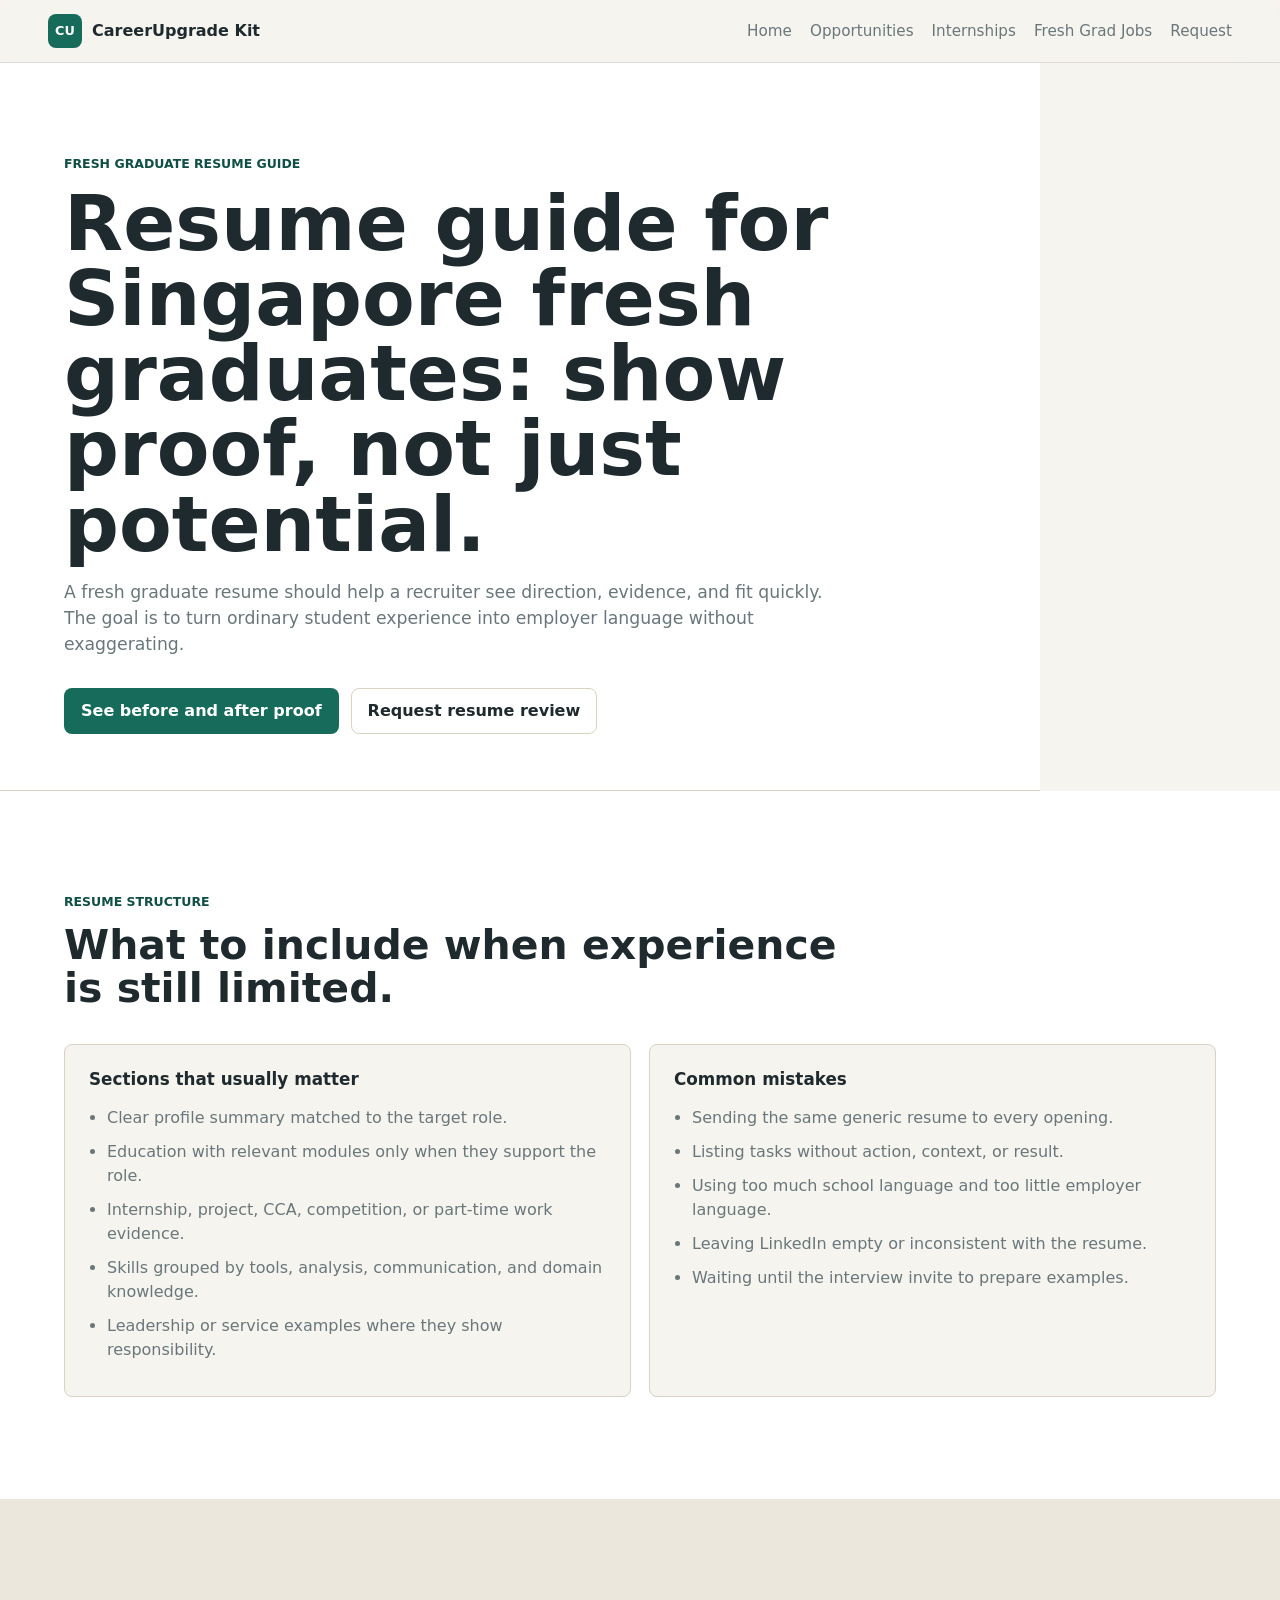
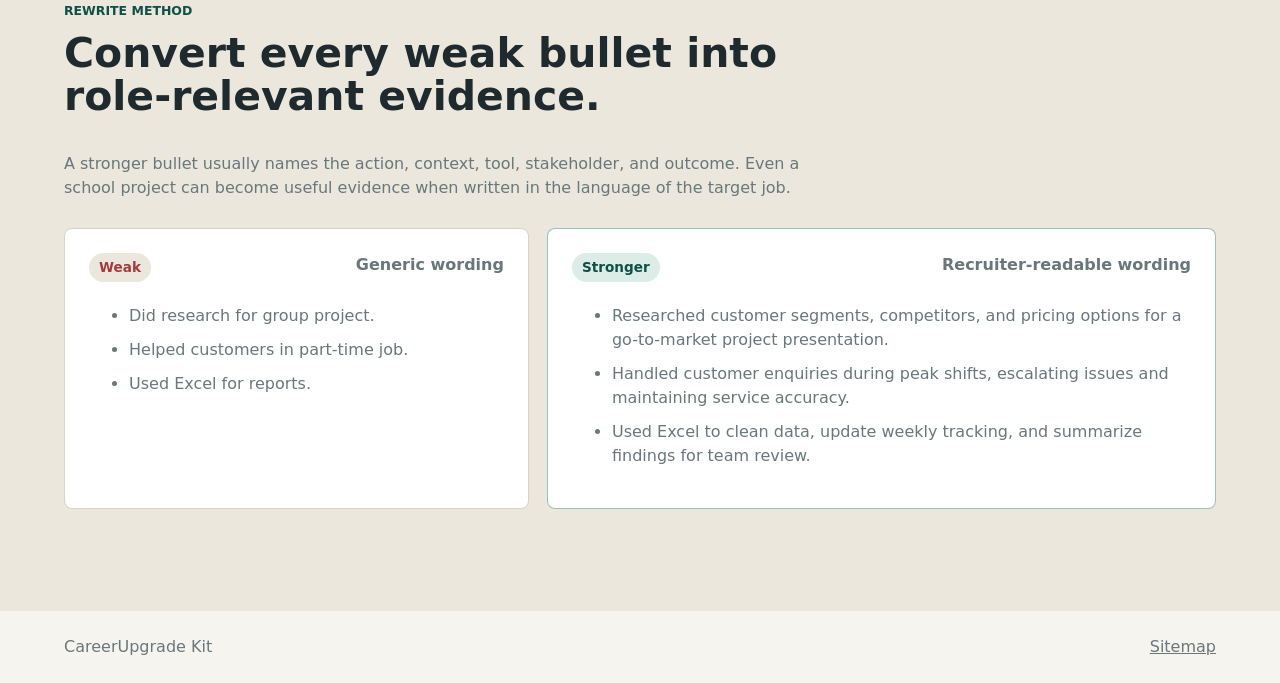
<file: resume-guide-singapore-fresh-grads.html>
<!doctype html>
<html lang="en">
  <head>
    <meta charset="utf-8" />
    <meta name="viewport" content="width=device-width, initial-scale=1" />
    <title>Resume Guide for Singapore Fresh Graduates | CareerUpgrade Kit</title>
    <meta
      name="description"
      content="Singapore fresh graduate resume guide covering profile summary, project evidence, internship bullets, LinkedIn positioning, and interview story preparation."
    />
    <link rel="canonical" href="https://careerupgradekit.com/resume-guide-singapore-fresh-grads.html" />
    <meta property="og:title" content="Resume Guide for Singapore Fresh Graduates | CareerUpgrade Kit" />
    <meta property="og:description" content="How Singapore students and fresh graduates can write resumes with clearer recruiter evidence." />
    <meta property="og:url" content="https://careerupgradekit.com/resume-guide-singapore-fresh-grads.html" />
    <meta property="og:type" content="article" />
    <meta name="twitter:card" content="summary" />
    <link rel="stylesheet" href="styles.css" />
    <script type="application/ld+json">
      {
        "@context": "https://schema.org",
        "@type": "Article",
        "headline": "Resume Guide for Singapore Fresh Graduates",
        "description": "Singapore fresh graduate resume guide covering profile summary, project evidence, internship bullets, LinkedIn positioning, and interview story preparation.",
        "author": { "@type": "Organization", "name": "CareerUpgrade Kit" },
        "publisher": { "@type": "Organization", "name": "CareerUpgrade Kit" },
        "dateModified": "2026-07-29",
        "mainEntityOfPage": "https://careerupgradekit.com/resume-guide-singapore-fresh-grads.html"
      }
    </script>
    <script defer src="https://static.cloudflareinsights.com/beacon.min.js" data-cf-beacon='{"token":"2de877d6c8a046c39613f50fc677ae10"}'></script>
  </head>
  <body>
    <header class="topbar">
      <a class="brand" href="index.html" aria-label="CareerUpgrade Kit home">
        <span class="brand-mark">CU</span>
        <span>CareerUpgrade Kit</span>
      </a>
      <button class="nav-toggle" type="button" aria-expanded="false" aria-controls="site-nav">
        <span class="nav-toggle-lines" aria-hidden="true"></span>
        <span class="nav-toggle-label">Menu</span>
      </button>
      <nav class="nav" id="site-nav" aria-label="Main navigation">
        <a href="index.html">Home</a>
        <a href="opportunities.html">Opportunities</a>
        <a href="internships-singapore.html">Internships</a>
        <a href="fresh-graduate-jobs-singapore.html">Fresh Grad Jobs</a>
        <a href="index.html#request">Request</a>
      </nav>
    </header>

    <main>
      <section class="page-hero compact-hero seo-hero">
        <p class="eyebrow">Fresh graduate resume guide</p>
        <h1>Resume guide for Singapore fresh graduates: show proof, not just potential.</h1>
        <p>
          A fresh graduate resume should help a recruiter see direction, evidence,
          and fit quickly. The goal is to turn ordinary student experience into
          employer language without exaggerating.
        </p>
        <div class="hero-actions">
          <a class="button primary" href="proof.html">See before and after proof</a>
          <a class="button secondary" href="index.html#request">Request resume review</a>
        </div>
      </section>

      <section class="section seo-content">
        <div class="section-heading">
          <p class="eyebrow">Resume structure</p>
          <h2>What to include when experience is still limited.</h2>
        </div>
        <div class="seo-two-column">
          <article>
            <h3>Sections that usually matter</h3>
            <ul>
              <li>Clear profile summary matched to the target role.</li>
              <li>Education with relevant modules only when they support the role.</li>
              <li>Internship, project, CCA, competition, or part-time work evidence.</li>
              <li>Skills grouped by tools, analysis, communication, and domain knowledge.</li>
              <li>Leadership or service examples where they show responsibility.</li>
            </ul>
          </article>
          <article>
            <h3>Common mistakes</h3>
            <ul>
              <li>Sending the same generic resume to every opening.</li>
              <li>Listing tasks without action, context, or result.</li>
              <li>Using too much school language and too little employer language.</li>
              <li>Leaving LinkedIn empty or inconsistent with the resume.</li>
              <li>Waiting until the interview invite to prepare examples.</li>
            </ul>
          </article>
        </div>
      </section>

      <section class="section proof">
        <div class="section-heading">
          <p class="eyebrow">Rewrite method</p>
          <h2>Convert every weak bullet into role-relevant evidence.</h2>
          <p>
            A stronger bullet usually names the action, context, tool, stakeholder,
            and outcome. Even a school project can become useful evidence when written
            in the language of the target job.
          </p>
        </div>
        <div class="comparison">
          <article class="sample before">
            <div class="sample-top">
              <span>Weak</span>
              <strong>Generic wording</strong>
            </div>
            <ul>
              <li>Did research for group project.</li>
              <li>Helped customers in part-time job.</li>
              <li>Used Excel for reports.</li>
            </ul>
          </article>
          <article class="sample after">
            <div class="sample-top">
              <span>Stronger</span>
              <strong>Recruiter-readable wording</strong>
            </div>
            <ul>
              <li>Researched customer segments, competitors, and pricing options for a go-to-market project presentation.</li>
              <li>Handled customer enquiries during peak shifts, escalating issues and maintaining service accuracy.</li>
              <li>Used Excel to clean data, update weekly tracking, and summarize findings for team review.</li>
            </ul>
          </article>
        </div>
      </section>
    </main>

    <footer class="footer">
      <span>CareerUpgrade Kit</span>
      <span><a href="sitemap.xml">Sitemap</a></span>
    </footer>
    <script src="script.js?v=seo-20260729"></script>
  </body>
</html>
</file>
<file: styles.css>
:root {
  color-scheme: light;
  --bg: #f6f4ef;
  --ink: #1f2a2e;
  --muted: #69777b;
  --line: #d9d2c5;
  --surface: #ffffff;
  --panel: #ebe7dd;
  --accent: #176b5b;
  --accent-strong: #0f4f45;
  --accent-soft: #dcece7;
  --gold: #c58a2b;
  --danger: #a23b3b;
  --shadow: 0 18px 45px rgba(38, 45, 43, 0.12);
}

* {
  box-sizing: border-box;
}

html {
  scroll-behavior: smooth;
}

body {
  margin: 0;
  background: var(--bg);
  color: var(--ink);
  font-family: Inter, ui-sans-serif, system-ui, -apple-system, BlinkMacSystemFont, "Segoe UI", sans-serif;
  line-height: 1.5;
}

a {
  color: inherit;
}

.topbar {
  position: sticky;
  top: 0;
  z-index: 10;
  display: flex;
  align-items: center;
  justify-content: space-between;
  gap: 24px;
  padding: 14px clamp(18px, 4vw, 48px);
  border-bottom: 1px solid rgba(31, 42, 46, 0.12);
  background: rgba(246, 244, 239, 0.92);
  backdrop-filter: blur(14px);
}

.brand {
  display: inline-flex;
  align-items: center;
  gap: 10px;
  font-weight: 750;
  text-decoration: none;
}

.brand-mark {
  display: grid;
  width: 34px;
  height: 34px;
  place-items: center;
  border-radius: 8px;
  background: var(--accent);
  color: #fff;
  font-size: 0.8rem;
}

.nav {
  display: flex;
  flex-wrap: wrap;
  gap: 18px;
  color: var(--muted);
  font-size: 0.95rem;
}

.nav a {
  text-decoration: none;
}

.nav-toggle {
  display: none;
  align-items: center;
  gap: 8px;
  min-height: 42px;
  border: 1px solid var(--line);
  border-radius: 8px;
  background: var(--surface);
  color: var(--ink);
  padding: 9px 12px;
  font: inherit;
  font-weight: 750;
}

.nav-toggle-lines {
  position: relative;
  display: inline-block;
  width: 18px;
  height: 12px;
  border-top: 2px solid currentColor;
  border-bottom: 2px solid currentColor;
}

.nav-toggle-lines::after {
  position: absolute;
  top: 3px;
  left: 0;
  width: 18px;
  height: 2px;
  background: currentColor;
  content: "";
}

.hero {
  display: grid;
  grid-template-columns: minmax(0, 1.08fr) minmax(320px, 0.92fr);
  gap: clamp(28px, 5vw, 68px);
  align-items: center;
  min-height: calc(100vh - 64px);
  padding: clamp(42px, 7vw, 92px) clamp(18px, 5vw, 72px);
}

.hero-copy {
  max-width: 760px;
}

.eyebrow {
  margin: 0 0 12px;
  color: var(--accent-strong);
  font-size: 0.78rem;
  font-weight: 800;
  letter-spacing: 0;
  text-transform: uppercase;
}

h1,
h2,
h3,
p {
  margin-top: 0;
}

h1 {
  margin-bottom: 20px;
  max-width: 830px;
  font-size: clamp(2.4rem, 5.6vw, 5.5rem);
  line-height: 0.98;
  letter-spacing: 0;
}

h2 {
  font-size: clamp(1.9rem, 3.2vw, 3.2rem);
  line-height: 1.05;
  letter-spacing: 0;
}

h3 {
  font-size: 1.05rem;
  line-height: 1.2;
}

.hero-text {
  max-width: 670px;
  color: var(--muted);
  font-size: 1.13rem;
}

.hero-actions {
  display: flex;
  flex-wrap: wrap;
  gap: 12px;
  margin-top: 30px;
}

.button {
  display: inline-flex;
  min-height: 44px;
  align-items: center;
  justify-content: center;
  border: 1px solid transparent;
  border-radius: 8px;
  padding: 10px 16px;
  font-weight: 750;
  text-decoration: none;
  cursor: pointer;
}

.button.primary {
  background: var(--accent);
  color: #fff;
}

.button.secondary {
  border-color: var(--line);
  background: rgba(255, 255, 255, 0.45);
}

.button.disabled,
.button[aria-disabled="true"] {
  cursor: not-allowed;
  border-color: rgba(255, 255, 255, 0.18);
  background: rgba(255, 255, 255, 0.22);
  color: rgba(255, 255, 255, 0.68);
}

.resume-preview {
  display: flex;
  justify-content: center;
}

.paper {
  width: min(100%, 440px);
  min-height: 540px;
  padding: 26px;
  border: 1px solid var(--line);
  border-radius: 8px;
  background: var(--surface);
  box-shadow: var(--shadow);
}

.paper-header {
  display: flex;
  gap: 8px;
  margin-bottom: 20px;
}

.paper-header span {
  width: 42px;
  height: 5px;
  border-radius: 999px;
  background: var(--accent);
}

.paper-header span:nth-child(2) {
  background: var(--gold);
}

.paper-header span:nth-child(3) {
  background: var(--line);
}

.paper h2 {
  margin-bottom: 4px;
  font-size: 1.7rem;
}

.muted,
.paper p {
  color: var(--muted);
}

.paper-section {
  margin-top: 26px;
  padding-top: 18px;
  border-top: 1px solid var(--line);
}

.paper-section ul {
  padding-left: 18px;
  color: var(--muted);
}

.band {
  padding: 0 clamp(18px, 5vw, 72px) 64px;
}

.metrics {
  display: grid;
  grid-template-columns: repeat(4, minmax(0, 1fr));
  overflow: hidden;
  border: 1px solid var(--line);
  border-radius: 8px;
  background: var(--surface);
}

.metrics div {
  min-height: 118px;
  padding: 24px;
  border-right: 1px solid var(--line);
}

.metrics div:last-child {
  border-right: 0;
}

.metrics strong {
  display: block;
  font-size: 2.1rem;
  line-height: 1;
}

.metrics span {
  display: block;
  margin-top: 10px;
  color: var(--muted);
}

.section {
  padding: clamp(56px, 8vw, 104px) clamp(18px, 5vw, 72px);
}

.split {
  display: grid;
  grid-template-columns: minmax(260px, 0.85fr) minmax(260px, 0.72fr) minmax(280px, 1fr);
  gap: 26px;
  align-items: start;
  border-top: 1px solid rgba(31, 42, 46, 0.1);
}

.split p {
  color: var(--muted);
}

.kit-list {
  display: grid;
  gap: 10px;
}

.kit-item {
  display: flex;
  width: 100%;
  min-height: 58px;
  align-items: center;
  gap: 14px;
  border: 1px solid var(--line);
  border-radius: 8px;
  background: rgba(255, 255, 255, 0.48);
  color: var(--ink);
  padding: 14px;
  text-align: left;
  cursor: pointer;
}

.kit-item span {
  color: var(--accent);
  font-weight: 800;
}

.kit-item.active {
  border-color: var(--accent);
  background: var(--accent-soft);
}

.kit-panel {
  min-height: 318px;
  border-radius: 8px;
  background: var(--accent-strong);
  color: #fff;
  padding: 28px;
}

.panel-label {
  color: rgba(255, 255, 255, 0.68);
  font-weight: 800;
  text-transform: uppercase;
}

.kit-panel ul {
  padding-left: 18px;
}

.section-heading {
  max-width: 780px;
  margin-bottom: 28px;
}

.proof {
  background: var(--panel);
}

.proof .section-heading p:not(.eyebrow) {
  max-width: 760px;
  color: var(--muted);
}

.comparison {
  display: grid;
  grid-template-columns: 0.82fr 1.18fr;
  gap: 18px;
}

.sample {
  border: 1px solid var(--line);
  border-radius: 8px;
  background: var(--surface);
  padding: 24px;
}

.sample-top {
  display: flex;
  justify-content: space-between;
  gap: 16px;
  margin-bottom: 22px;
  color: var(--muted);
}

.sample-top span {
  border-radius: 999px;
  padding: 4px 10px;
  background: var(--panel);
  font-size: 0.85rem;
  font-weight: 800;
}

.before .sample-top span {
  color: var(--danger);
}

.after {
  border-color: rgba(23, 107, 91, 0.42);
}

.after .sample-top span {
  background: var(--accent-soft);
  color: var(--accent-strong);
}

.sample li {
  margin-bottom: 10px;
  color: var(--muted);
}

.proof-hero {
  background: var(--surface);
}

.proof-lab {
  border-top: 1px solid rgba(31, 42, 46, 0.1);
}

.proof-lab.alt {
  background: var(--panel);
}

.proof-case {
  display: grid;
  grid-template-columns: minmax(0, 0.95fr) minmax(0, 1.15fr) minmax(260px, 0.7fr);
  gap: 16px;
  align-items: stretch;
}

.proof-pane,
.proof-explain {
  border: 1px solid var(--line);
  border-radius: 8px;
  background: var(--surface);
  padding: 22px;
  box-shadow: var(--shadow);
}

.proof-pane span,
.proof-explain span {
  color: var(--accent-strong);
  font-size: 0.78rem;
  font-weight: 800;
  letter-spacing: 0.08em;
  text-transform: uppercase;
}

.proof-pane.weak {
  background: var(--bg);
}

.proof-pane.weak span {
  color: var(--danger);
}

.proof-pane.strong {
  border-color: rgba(23, 107, 91, 0.42);
}

.proof-pane h3,
.proof-explain p {
  margin-top: 10px;
}

.proof-pane ul {
  margin-bottom: 0;
  padding-left: 18px;
}

.proof-pane li {
  margin-bottom: 10px;
  color: var(--muted);
}

.proof-pane li:last-child {
  margin-bottom: 0;
}

.proof-explain {
  background: var(--ink);
  color: #fff;
}

.proof-explain span,
.proof-explain p {
  color: rgba(255, 255, 255, 0.74);
}

.proof-scoreboard {
  background: var(--surface);
  border-top: 1px solid rgba(31, 42, 46, 0.1);
}

.score-grid {
  display: grid;
  grid-template-columns: repeat(4, minmax(0, 1fr));
  gap: 16px;
}

.score-grid div {
  display: grid;
  gap: 9px;
  border: 1px solid var(--line);
  border-radius: 8px;
  background: var(--bg);
  padding: 20px;
}

.score-grid strong {
  font-size: 1.08rem;
}

.score-grid span {
  color: var(--muted);
}

.compact-contact {
  display: block;
}

.career-reads {
  border-top: 1px solid rgba(31, 42, 46, 0.1);
  background: var(--surface);
}

.career-reads .section-heading p:not(.eyebrow) {
  max-width: 760px;
  color: var(--muted);
}

.insight-strip {
  display: flex;
  flex-wrap: wrap;
  gap: 10px;
  margin-bottom: 24px;
}

.insight-strip span {
  border: 1px solid var(--line);
  border-radius: 999px;
  background: var(--bg);
  color: var(--accent-strong);
  padding: 7px 11px;
  font-size: 0.86rem;
  font-weight: 800;
}

.article-grid {
  display: grid;
  grid-template-columns: repeat(3, minmax(0, 1fr));
  gap: 16px;
}

.article-card {
  display: flex;
  min-height: 280px;
  flex-direction: column;
  align-items: flex-start;
  border: 1px solid var(--line);
  border-radius: 8px;
  background: var(--bg);
  padding: 22px;
}

.article-card.featured {
  grid-column: span 2;
  background: var(--ink);
  color: #fff;
}

.article-source {
  color: var(--accent-strong);
  font-size: 0.76rem;
  font-weight: 850;
  text-transform: uppercase;
  letter-spacing: 0.08em;
}

.article-card.featured .article-source {
  color: #8fd0bf;
}

.article-card h3 {
  margin: 10px 0;
  font-size: 1.24rem;
}

.article-card p,
.article-card li {
  color: var(--muted);
}

.article-card.featured p,
.article-card.featured li {
  color: rgba(255, 255, 255, 0.76);
}

.article-meta {
  margin: 0 0 14px;
  font-size: 0.84rem;
  font-weight: 750;
}

.article-note {
  margin-bottom: 14px;
}

.article-note strong {
  display: block;
  margin-bottom: 5px;
  color: var(--ink);
  font-size: 0.88rem;
}

.article-card.featured .article-note strong {
  color: #fff;
}

.article-note p {
  margin: 0;
}

.article-card ul {
  margin: 0 0 18px;
  padding-left: 18px;
}

.article-card .text-button {
  margin-top: auto;
}

.article-card.featured .text-button {
  color: #8fd0bf;
}

.process {
  border-top: 1px solid rgba(31, 42, 46, 0.1);
}

.steps {
  display: grid;
  grid-template-columns: repeat(3, minmax(0, 1fr));
  gap: 18px;
}

.steps div {
  min-height: 210px;
  border: 1px solid var(--line);
  border-radius: 8px;
  background: var(--surface);
  padding: 24px;
}

.steps span {
  display: grid;
  width: 34px;
  height: 34px;
  place-items: center;
  border-radius: 8px;
  background: var(--accent);
  color: #fff;
  font-weight: 800;
}

.steps h3 {
  margin-top: 24px;
}

.steps p {
  color: var(--muted);
}

.contact {
  background: #233133;
  color: #fff;
}

.contact p {
  color: rgba(255, 255, 255, 0.72);
}

.contact .eyebrow {
  color: #8fd0bf;
}

.join-box {
  max-width: 760px;
  margin-top: 28px;
  border: 1px solid rgba(255, 255, 255, 0.18);
  border-radius: 8px;
  background: rgba(255, 255, 255, 0.08);
  padding: 18px;
}

.join-box strong {
  display: block;
  margin-bottom: 8px;
}

.join-box span {
  display: inline-block;
  margin-top: 8px;
  border-radius: 8px;
  background: rgba(255, 255, 255, 0.16);
  color: #fff;
  padding: 4px 8px;
  font-weight: 800;
  overflow-wrap: anywhere;
}

.lead-form {
  display: grid;
  max-width: 860px;
  margin-top: 28px;
  grid-template-columns: repeat(2, minmax(0, 1fr));
  gap: 14px;
}

.lead-form label {
  display: grid;
  gap: 8px;
  color: rgba(255, 255, 255, 0.86);
  font-weight: 750;
}

.lead-form input,
.lead-form select,
.lead-form textarea {
  width: 100%;
  min-height: 46px;
  border: 1px solid rgba(255, 255, 255, 0.18);
  border-radius: 8px;
  background: rgba(255, 255, 255, 0.1);
  color: #fff;
  font: inherit;
  padding: 11px 12px;
}

.lead-form select option {
  color: var(--ink);
}

.lead-form textarea {
  min-height: 118px;
  resize: vertical;
}

.lead-form input::placeholder,
.lead-form textarea::placeholder {
  color: rgba(255, 255, 255, 0.46);
}

.lead-form input[name="_honey"] {
  display: none;
}

.lead-form .full,
.lead-form button {
  grid-column: 1 / -1;
}

.share {
  background: var(--surface);
}

.share-panel {
  max-width: 860px;
  border: 1px solid var(--line);
  border-radius: 8px;
  background: var(--bg);
  padding: 24px;
}

.share-panel p {
  color: var(--muted);
}

.copy-status {
  min-height: 24px;
  margin: 12px 0 0;
  color: var(--accent-strong);
  font-weight: 700;
}

.footer {
  display: flex;
  justify-content: space-between;
  gap: 18px;
  padding: 24px clamp(18px, 5vw, 72px);
  color: var(--muted);
}

.page-hero {
  display: grid;
  grid-template-columns: minmax(0, 1.25fr) minmax(280px, 0.75fr);
  gap: clamp(24px, 5vw, 56px);
  align-items: center;
  padding: 92px clamp(18px, 5vw, 72px) 56px;
  background: var(--surface);
  border-bottom: 1px solid var(--line);
}

.compact-hero {
  display: block;
  max-width: 980px;
}

.page-hero h1 {
  max-width: 860px;
  margin: 0 0 18px;
  font-size: clamp(2.2rem, 7vw, 4.8rem);
  line-height: 0.98;
}

.page-hero p:not(.eyebrow) {
  max-width: 760px;
  color: var(--muted);
  font-size: 1.08rem;
}

.opportunity-tool,
.stacked-card,
.login-preview,
.dashboard-card,
.tracker-table,
.listing-card,
.opening-card {
  border: 1px solid var(--line);
  border-radius: 8px;
  background: var(--bg);
  box-shadow: var(--shadow);
}

.opening-grid {
  display: grid;
  grid-template-columns: minmax(0, 1fr);
  gap: 16px;
  max-width: 720px;
}

.opening-filter {
  display: grid;
  grid-template-columns: repeat(3, minmax(0, 1fr)) auto;
  gap: 14px;
  align-items: end;
  margin-bottom: 18px;
  padding: 14px 16px;
  border: 1px solid var(--line);
  border-radius: 8px;
  background: var(--surface);
}

.opening-filter label {
  min-width: 0;
}

.opening-filter .text-button {
  margin-bottom: 12px;
  white-space: nowrap;
}

.opening-card {
  padding: 20px;
}

.opportunity-tool {
  padding: clamp(18px, 4vw, 30px);
}

.market-status {
  display: flex;
  flex-wrap: wrap;
  justify-content: space-between;
  gap: 10px 18px;
  margin-bottom: 18px;
  padding: 14px 16px;
  border: 1px solid var(--line);
  border-radius: 8px;
  background: var(--surface);
}

.market-status strong {
  color: var(--ink);
}

.market-status span {
  color: var(--muted);
}

.finder-controls {
  display: grid;
  grid-template-columns: repeat(3, minmax(0, 1fr));
  gap: 14px;
  margin-bottom: 18px;
}

.results-empty {
  border: 1px dashed var(--line);
  border-radius: 8px;
  padding: 22px;
  color: var(--muted);
  background: var(--surface);
}

.tracking-note {
  max-width: 720px;
  margin: 14px 0 0;
  color: var(--muted);
  font-size: 0.92rem;
}

.listing-grid {
  display: grid;
  grid-template-columns: repeat(2, minmax(0, 1fr));
  gap: 16px;
}

.listing-card {
  padding: 20px;
}

.listing-card span,
.opening-card span,
.stacked-card span,
.dashboard-card span,
.login-preview span {
  color: var(--accent-strong);
  font-size: 0.78rem;
  font-weight: 800;
  text-transform: uppercase;
  letter-spacing: 0.08em;
}

.listing-card h3,
.opening-card h3,
.dashboard-card h3 {
  margin: 8px 0;
}

.listing-card p,
.opening-card p,
.dashboard-card p,
.stacked-card li {
  color: var(--muted);
}

.listing-actions {
  display: flex;
  flex-wrap: wrap;
  gap: 12px;
  align-items: center;
  margin-top: 16px;
}

.page-actions,
.inline-actions {
  display: flex;
  flex-wrap: wrap;
  gap: 12px;
  align-items: center;
}

.page-actions {
  margin-top: 22px;
}

.inline-actions {
  margin-top: 18px;
}

.text-button {
  padding: 0;
  border: 0;
  background: transparent;
  color: var(--accent-strong);
  font: inherit;
  font-weight: 800;
  cursor: pointer;
}

.payment-hero {
  display: grid;
  grid-template-columns: minmax(0, 1fr) minmax(300px, 420px);
  gap: clamp(24px, 5vw, 56px);
  align-items: start;
  padding: clamp(42px, 7vw, 86px) clamp(18px, 5vw, 72px);
}

.payment-copy h1 {
  max-width: 780px;
  margin: 0;
  font-size: clamp(2.35rem, 5vw, 4.8rem);
  line-height: 0.98;
  letter-spacing: 0;
}

.payment-copy p {
  max-width: 740px;
  color: var(--muted);
  font-size: 1.08rem;
}

.payment-card {
  border: 1px solid rgba(255, 255, 255, 0.16);
  border-radius: 8px;
  background: var(--ink);
  color: #fff;
  padding: 26px;
  box-shadow: 0 24px 60px rgba(33, 42, 39, 0.18);
}

.payment-card h2 {
  margin-top: 0;
  color: #fff;
}

.payment-card ul {
  display: grid;
  gap: 9px;
  margin: 18px 0 0;
  padding-left: 20px;
  color: rgba(255, 255, 255, 0.76);
}

.price-line {
  display: flex;
  flex-wrap: wrap;
  gap: 8px;
  align-items: baseline;
  margin-top: 12px;
}

.price-line strong {
  font-size: 2.5rem;
  line-height: 1;
}

.price-line span {
  color: rgba(255, 255, 255, 0.7);
  font-weight: 750;
}

.payment-card .button {
  width: 100%;
  margin-top: 22px;
}

.payment-card .text-button {
  display: inline-flex;
  margin-top: 14px;
  color: #8fd0bf;
  text-decoration: none;
}

.setup-note {
  margin: 14px 0 0;
  border: 1px solid rgba(255, 255, 255, 0.18);
  border-radius: 8px;
  background: rgba(255, 255, 255, 0.08);
  padding: 13px 14px;
  color: rgba(255, 255, 255, 0.72);
  font-size: 0.92rem;
}

.payment-tier-note {
  margin-top: 18px;
  border-top: 1px solid rgba(255, 255, 255, 0.18);
  padding-top: 16px;
}

.payment-tier-note strong {
  display: block;
  margin-bottom: 6px;
}

.payment-tier-note p {
  margin: 0;
  color: rgba(255, 255, 255, 0.72);
  font-size: 0.92rem;
}

.payment-steps {
  display: grid;
  grid-template-columns: repeat(3, minmax(0, 1fr));
  gap: 14px;
  margin-top: 30px;
}

.payment-steps div {
  min-height: 150px;
  border: 1px solid var(--line);
  border-radius: 8px;
  background: var(--surface);
  padding: 18px;
}

.payment-steps span {
  display: inline-flex;
  width: 30px;
  height: 30px;
  align-items: center;
  justify-content: center;
  border-radius: 50%;
  background: var(--accent);
  color: #fff;
  font-weight: 850;
}

.payment-steps strong {
  display: block;
  margin-top: 12px;
}

.payment-steps p {
  margin: 8px 0 0;
  font-size: 0.95rem;
}

.payment-success {
  grid-template-columns: minmax(0, 820px);
}

.next-list {
  display: grid;
  gap: 10px;
  max-width: 780px;
  margin: 24px 0 0;
  padding-left: 22px;
  color: var(--muted);
}

.split-section {
  display: grid;
  grid-template-columns: minmax(0, 1fr) minmax(260px, 0.75fr);
  gap: clamp(22px, 5vw, 54px);
  align-items: start;
}

.stacked-card {
  padding: 24px;
}

.stacked-card ol {
  margin: 14px 0 0;
  padding-left: 20px;
}

.dashboard-hero {
  background: linear-gradient(135deg, var(--surface), #ffffff);
}

.login-preview {
  display: grid;
  gap: 14px;
  padding: 24px;
}

.dashboard-preview {
  display: grid;
  grid-template-columns: repeat(4, minmax(0, 1fr));
  gap: 16px;
}

.dashboard-card {
  padding: 20px;
}

.dashboard-card.highlight {
  background: var(--ink);
  color: #ffffff;
}

.dashboard-card.highlight span,
.dashboard-card.highlight p {
  color: rgba(255, 255, 255, 0.74);
}

.tracker-table {
  margin-top: 22px;
  overflow: hidden;
}

.tracker-row {
  display: grid;
  grid-template-columns: 1.25fr 1fr 1fr 1.25fr;
  gap: 12px;
  padding: 16px 18px;
  border-bottom: 1px solid var(--line);
}

.tracker-row:last-child {
  border-bottom: 0;
}

.tracker-head {
  background: var(--surface);
  color: var(--muted);
  font-weight: 800;
}

.operator-system {
  border-top: 1px solid rgba(31, 42, 46, 0.1);
  background: var(--panel);
}

.operator-system .section-heading p:not(.eyebrow) {
  max-width: 760px;
  color: var(--muted);
}

.operator-grid {
  display: grid;
  grid-template-columns: repeat(3, minmax(0, 1fr));
  gap: 16px;
}

.operator-card,
.workflow-column {
  border: 1px solid var(--line);
  border-radius: 8px;
  background: var(--surface);
  padding: 22px;
  box-shadow: var(--shadow);
}

.operator-card.priority {
  background: var(--ink);
  color: #ffffff;
}

.operator-card span,
.workflow-column span {
  color: var(--accent-strong);
  font-size: 0.78rem;
  font-weight: 800;
  letter-spacing: 0.08em;
  text-transform: uppercase;
}

.operator-card.priority span,
.operator-card.priority p {
  color: rgba(255, 255, 255, 0.74);
}

.operator-card h3,
.workflow-column h3 {
  margin: 10px 0;
}

.operator-card p,
.workflow-column li {
  color: var(--muted);
}

.workflow-system {
  background: var(--surface);
  border-top: 1px solid rgba(31, 42, 46, 0.1);
}

.workflow-board {
  display: grid;
  grid-template-columns: repeat(4, minmax(0, 1fr));
  gap: 16px;
}

.workflow-column {
  background: var(--bg);
}

.workflow-column ul {
  margin: 0;
  padding-left: 18px;
}

.workflow-column li {
  margin-bottom: 8px;
}

.journey-links {
  background: var(--bg);
}

.journey-grid {
  display: grid;
  grid-template-columns: repeat(2, minmax(0, 1fr));
  gap: 18px;
}

.journey-card {
  display: block;
  min-height: 190px;
  padding: 24px;
  border: 1px solid var(--line);
  border-radius: 8px;
  background: var(--surface);
  color: var(--ink);
  text-decoration: none;
  box-shadow: var(--shadow);
}

.journey-card span {
  color: var(--accent-strong);
  font-size: 0.78rem;
  font-weight: 800;
  text-transform: uppercase;
  letter-spacing: 0.08em;
}

.journey-card strong {
  display: block;
  margin: 10px 0;
  font-size: 1.28rem;
}

.journey-card p {
  margin: 0;
  color: var(--muted);
}

.seo-guides {
  border-top: 1px solid rgba(31, 42, 46, 0.1);
  background: var(--surface);
}

.seo-guide-grid,
.seo-two-column {
  display: grid;
  grid-template-columns: repeat(2, minmax(0, 1fr));
  gap: 18px;
}

.seo-guide-card,
.seo-two-column article {
  border: 1px solid var(--line);
  border-radius: 8px;
  background: var(--bg);
  padding: 24px;
}

.seo-guide-card {
  display: block;
  min-height: 210px;
  color: var(--ink);
  text-decoration: none;
}

.seo-guide-card span {
  color: var(--accent-strong);
  font-size: 0.78rem;
  font-weight: 800;
  text-transform: uppercase;
}

.seo-guide-card strong {
  display: block;
  margin: 10px 0;
  font-size: 1.2rem;
}

.seo-guide-card p,
.seo-two-column p,
.seo-two-column li {
  color: var(--muted);
}

.seo-hero {
  max-width: 1040px;
}

.seo-content {
  background: var(--surface);
}

.seo-two-column ul {
  margin: 0;
  padding-left: 18px;
}

.seo-two-column li {
  margin-bottom: 10px;
}

@media (max-width: 980px) {
  .hero,
  .split,
  .contact,
  .page-hero,
  .split-section {
    grid-template-columns: 1fr;
  }

  .hero {
    min-height: auto;
  }

  .metrics,
  .comparison,
  .steps,
  .finder-controls,
  .dashboard-preview,
  .operator-grid,
  .workflow-board,
  .proof-case,
  .score-grid,
  .journey-grid,
  .seo-guide-grid,
  .seo-two-column,
  .article-grid {
    grid-template-columns: 1fr 1fr;
  }

  .article-card.featured {
    grid-column: 1 / -1;
  }
}

@media (max-width: 680px) {
  .topbar {
    align-items: center;
    flex-wrap: wrap;
    gap: 10px;
  }

  .brand {
    min-width: 0;
  }

  .brand span:last-child {
    overflow: hidden;
    text-overflow: ellipsis;
    white-space: nowrap;
  }

  .nav-toggle {
    display: inline-flex;
    margin-left: auto;
  }

  .nav {
    display: none;
    width: 100%;
    flex-direction: column;
    gap: 0;
    border: 1px solid var(--line);
    border-radius: 8px;
    background: var(--surface);
    box-shadow: 0 14px 34px rgba(38, 45, 43, 0.14);
  }

  .topbar.nav-open .nav {
    display: flex;
  }

  .nav a {
    min-height: 46px;
    padding: 12px 14px;
    border-bottom: 1px solid var(--line);
    color: var(--ink);
    font-weight: 750;
  }

  .nav a:last-child {
    border-bottom: 0;
  }

  .metrics,
  .comparison,
  .lead-form,
  .steps,
  .finder-controls,
  .opening-filter,
  .listing-grid,
  .opening-grid,
  .dashboard-preview,
  .operator-grid,
  .workflow-board,
  .proof-case,
  .score-grid,
  .tracker-row,
  .journey-grid,
  .seo-guide-grid,
  .seo-two-column,
  .article-grid,
  .payment-hero,
  .payment-steps {
    grid-template-columns: 1fr;
  }

  .metrics div {
    border-right: 0;
    border-bottom: 1px solid var(--line);
  }

  .metrics div:last-child {
    border-bottom: 0;
  }

  .footer {
    flex-direction: column;
  }
}
</file>
